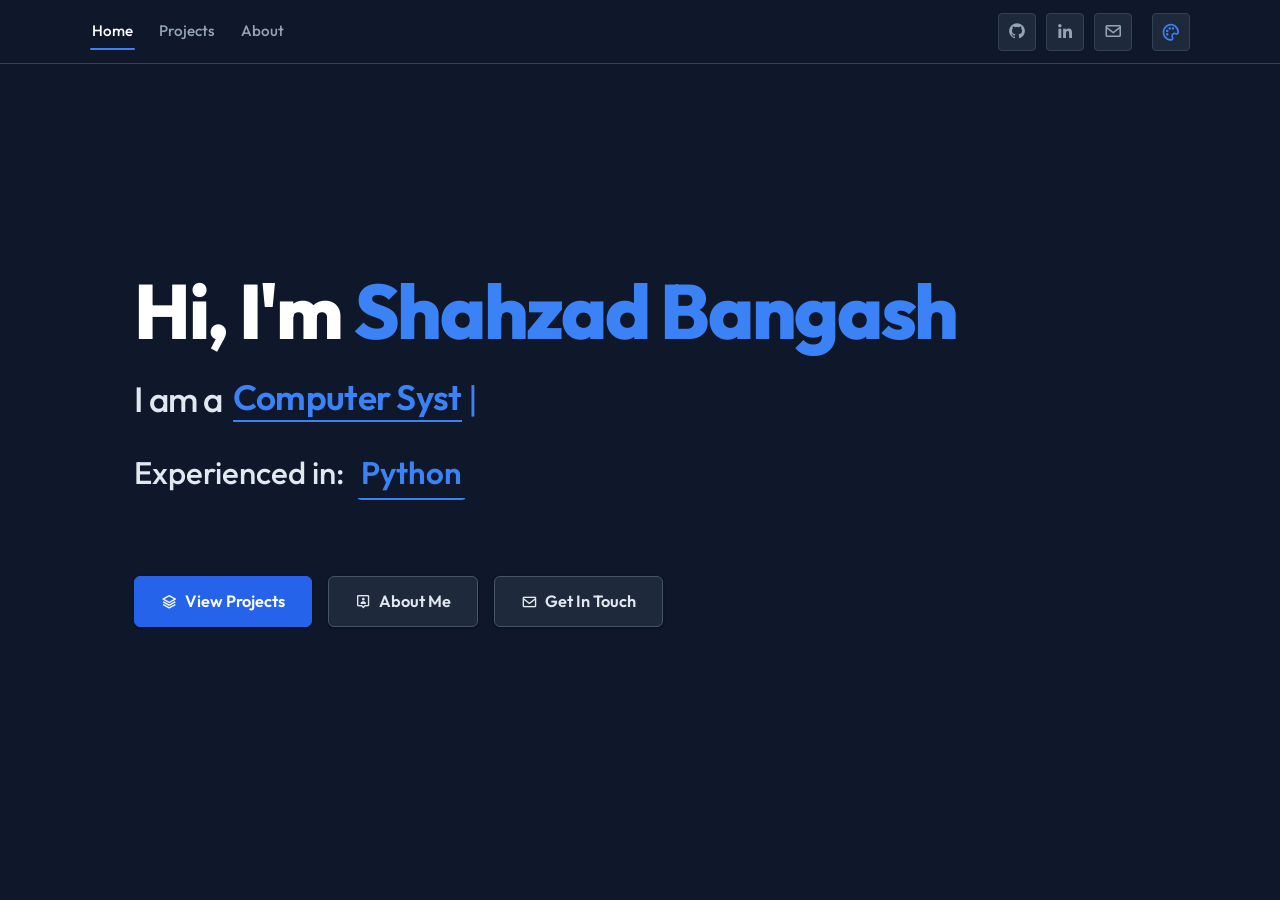
<file: index.html>
<!DOCTYPE html>
<html lang="en">

<head>
  <meta charset="utf-8">
  <meta content="width=device-width, initial-scale=1.0, maximum-scale=5.0" name="viewport">
  <meta name="theme-color" content="#0f172a">

  <title>Shahzad Bangash | AI Developer & Computer Systems Engineer</title>
  <meta name="description"
    content="Portfolio of Shahzad Bangash - Computer Systems Engineer specializing in AI development, TinyML, FPGA programming, and embedded systems.">
  <meta name="keywords"
    content="Shahzad Bangash, AI Developer, FPGA, Computer Systems Engineer, Embedded Systems, Machine Learning, Portfolio">

  <!-- Favicon -->
  <link rel="icon" type="image/x-icon" href="favicon.ico" />
  <link rel="icon" type="image/png" href="favicon.png" />
  <link rel="apple-touch-icon" href="favicon.png" />

  <!-- Google Fonts -->
  <link rel="preconnect" href="https://fonts.googleapis.com">
  <link rel="preconnect" href="https://fonts.gstatic.com" crossorigin>
  <link
    href="https://fonts.googleapis.com/css2?family=Inter:wght@300;400;500;600;700&family=Outfit:wght@400;500;600;700;800&family=Poppins:wght@400;500;600;700&display=swap"
    rel="stylesheet">

  <!-- Vendor CSS Files -->
  <link href="assets/vendor/bootstrap/css/bootstrap.min.css" rel="stylesheet">
  <link href="assets/vendor/boxicons/css/boxicons.min.css" rel="stylesheet">

  <!-- Main Custom CSS File -->
  <link href="assets/css/style.css?v=5.8" rel="stylesheet">
  <!-- Unified Theme Engine Stylesheet -->
  <link href="assets/css/themes.css?v=3.3" rel="stylesheet">

  <!-- Interactive 3D Wheel Dropdown Component -->
  <script src="assets/js/wheel-dropdown.js?v=2.0" defer></script>

  <!-- Instant Theme Attribute Setup (Avoid FOUT) -->
  <script>
    (function () {
      try {
        var saved = localStorage.getItem("shahzad_portfolio_theme");
        var params = new URLSearchParams(window.location.search);
        var t = saved || params.get("theme") || "dark-blue";
        if (t === "cyber-dark" || t === "cyber-void") t = "dark-blue";
        if (t === "clean-light") t = "light-blue";
        if (t === "emerald-green" || t === "emerald-matrix") t = "green";
        if (t === "neon-purple" || t === "neon-sakura") t = "purple";
        if (t === "arctic-blue" || t === "arctic-frost") t = "red";
        document.documentElement.setAttribute("data-theme", t);
      } catch (e) {}
    })();
  </script>
</head>

<body>

  <!-- Fixed Top Navigation Bar (Desktop & Mobile Unified) -->
  <header class="header-topbar" id="headerTopbar">
    <div class="topbar-container">
      <!-- Desktop Navigation Menu (Visible on Desktop >= 992px, Top Left) -->
      <nav class="nav-menu d-none d-lg-block" aria-label="Main Navigation">
        <ul>
          <li class="active"><a href="#header"><span>Home</span></a></li>
          <li><a href="#projects"><span>Projects</span></a></li>
          <li><a href="#about"><span>About</span></a></li>
        </ul>
      </nav>

      <!-- Mobile Home Button (Visible on Mobile < 992px, Top Left) -->
      <div class="topbar-mobile-home d-flex d-lg-none">
        <a href="#header" class="mobile-home-btn" title="Home" aria-label="Home">
          <i class="bx bx-home-alt"></i>
        </a>
      </div>

      <!-- Mobile Social Links (Visible on Mobile < 992px, Center of Navbar) -->
      <div class="topbar-mobile-socials d-flex d-lg-none" aria-label="Social Links">
        <a href="https://github.com/shahzad-bangash" target="_blank" rel="noopener noreferrer" class="social-link"
          title="GitHub" aria-label="GitHub">
          <i class="bx bxl-github"></i>
        </a>
        <a href="https://www.linkedin.com/in/shahzad-bangash" target="_blank" rel="noopener noreferrer"
          class="social-link" title="LinkedIn" aria-label="LinkedIn">
          <i class="bx bxl-linkedin"></i>
        </a>
        <a href="mailto:shahzadbangash.office@gmail.com" class="social-link" title="Send Email" aria-label="Send Email">
          <i class="bx bx-envelope"></i>
        </a>
      </div>

      <!-- Desktop Navigation Actions (Visible on Desktop >= 992px, Top Right) -->
      <div class="topbar-desktop-actions d-none d-lg-flex">
        <!-- Social Links -->
        <div class="social-links">
          <a href="https://github.com/shahzad-bangash" target="_blank" rel="noopener noreferrer" class="social-link"
            title="GitHub" aria-label="GitHub">
            <i class="bx bxl-github"></i>
          </a>
          <a href="https://www.linkedin.com/in/shahzad-bangash" target="_blank" rel="noopener noreferrer"
            class="social-link" title="LinkedIn" aria-label="LinkedIn">
            <i class="bx bxl-linkedin"></i>
          </a>
          <a href="mailto:shahzadbangash.office@gmail.com" class="social-link" title="Send Email" aria-label="Send Email">
            <i class="bx bx-envelope"></i>
          </a>
        </div>

        <!-- Theme Switcher Button - Positioned LAST after Social Links (Icon Only) -->
        <div class="theme-switcher-wrapper" data-align="right">
          <button type="button" class="theme-trigger-btn" title="Click to switch theme" aria-label="Switch Theme">
            <i class="bx bx-palette theme-palette-icon"></i>
          </button>
        </div>
      </div>

      <!-- Mobile Navigation Actions (Visible on Mobile < 992px) -->
      <div class="topbar-mobile-actions d-flex d-lg-none">
        <div class="theme-switcher-wrapper" data-align="right">
          <button type="button" class="theme-trigger-btn" title="Click to switch theme" aria-label="Switch Theme">
            <i class="bx bx-palette theme-palette-icon"></i>
          </button>
        </div>
        <button type="button" class="mobile-nav-toggle" aria-label="Toggle navigation menu" id="mobileNavBtn">
          <span class="bar bar-1"></span>
          <span class="bar bar-2"></span>
          <span class="bar bar-3"></span>
        </button>
      </div>
    </div>
  </header>

  <!-- Mobile Navigation Overlay & Dropdown Menu (Directly docked below Top Bar) -->
  <div class="mobile-nav-overlay" id="mobileNavOverlay"></div>
  <nav class="mobile-nav d-lg-none" id="mobileNavDrawer" aria-label="Mobile Navigation">
    <ul class="mobile-nav-links">
      <li><a href="#header" class="mobile-link active"><i class="bx bx-home-alt"></i> <span>Home</span></a></li>
      <li><a href="#projects" class="mobile-link"><i class="bx bx-grid-alt"></i> <span>Projects</span></a></li>
      <li><a href="#about" class="mobile-link"><i class="bx bx-user"></i> <span>About</span></a></li>
    </ul>
    <div class="mobile-nav-footer">
      <div class="mobile-socials">
        <a href="https://www.linkedin.com/in/shahzad-bangash" target="_blank" rel="noopener noreferrer"
          aria-label="LinkedIn"><i class="bx bxl-linkedin"></i></a>
        <a href="https://www.github.com/shahzad-bangash" target="_blank" rel="noopener noreferrer"
          aria-label="GitHub"><i class="bx bxl-github"></i></a>
        <a href="mailto:shahzadbangash.office@gmail.com" aria-label="Email"><i class="bx bx-envelope"></i></a>
      </div>
      <p class="mobile-copyright">&copy; Shahzad Bangash</p>
    </div>
  </nav>

  <!-- ======= Header / Hero Section ======= -->
  <header id="header" class="header-initial">

    <!-- Hero Main Content (Centered in viewport) -->
    <div class="container hero-container">
      <div class="hero-content">

        <h1 id="home-title" class="hero-title">
          <span class="hero-greeting">Hi, I'm</span> <span class="hero-name-highlight">Shahzad Bangash</span>
        </h1>

        <h2 class="hero-subtitle">
          I am a <span class="typing"></span>
        </h2>

        <!-- Interactive Skills Dropdown Wheel -->
        <div class="hero-skills-row" aria-label="Skills">
          <span class="hero-skills-label">Experienced in:</span>
          <wheel-dropdown
            id="hero-skills-wheel"
            label="Technical Skills"
            mode="wheel"
            loop
            auto-scroll
            scroll-interval="2600"
            scroll-duration="700"
            dynamic-width
            hide-inactive
            value="Python"
            options="Python|TensorFlow & Keras|FastAPI | Flask|Reactjs|OpenCV|FPGA Programming|Verilog / HDL|ESP32 & MCUs|Edge Inference|C / C++|JavaScript ES6|REST APIs|Git & GitHub">
          </wheel-dropdown>
        </div>

        <!-- Hero Tagline -->
        <p class="hero-tagline">
          
        </p>

        <!-- Hero CTA Buttons -->
        <div class="hero-cta-group">
          <a href="#projects" class="btn btn-primary">
            <i class="bx bx-layer"></i>
            <span>View Projects</span>
          </a>
          <a href="#about" class="btn btn-secondary">
            <i class="bx bx-user-pin"></i>
            <span>About Me</span>
          </a>
          <a href="mailto:shahzadbangash.office@gmail.com" class="btn btn-secondary">
            <i class="bx bx-envelope"></i>
            <span>Get In Touch</span>
          </a>
        </div>

      </div>
    </div>

  </header>
  <!-- End Header -->

  <!-- ======= Projects Section ======= -->
  <section id="projects" class="projects-section" aria-label="Projects">
    <div class="container">

      <div class="section-title">
        <div class="section-badge"><i class="bx bx-code-alt"></i> My Works</div>
        <h2>Featured Projects</h2>
        <div class="section-line"></div>
        <p class="section-subtitle">Explore My Works</p>
      </div>

      <!-- Project Filters -->
      <div class="projects-filter-wrapper">
        <ul id="projects-filters">
          <li data-filter="*" class="filter-active">All Projects</li>
          <li data-filter=".filter-ai">AI & ML</li>
          <li data-filter=".filter-embedded">Embedded & TinyML</li>
          <li data-filter=".filter-games">Web Games</li>
        </ul>
      </div>

      <!-- Projects Grid -->
      <div class="row projects-grid">

        <!-- Project 1: QuotesAI -->
        <div class="col-lg-4 col-md-6 mb-4 project-item filter-ai">
          <div class="project-card">
            <div class="card-img-wrap">
              <img src="assets/img/project/quotesai.png" class="project-img" alt="QuotesAI Application Screenshot"
                loading="lazy">
            </div>
            <div class="project-card-body">
              <div class="project-category-tag">AI / RAG</div>
              <h3 class="project-title">QuotesAI</h3>
              <p class="project-description">
                An AI-powered Retrieval-Augmented Generation (RAG) platform that extracts contextual quotes from
                uploaded documents and produces stylized graphic cards.
              </p>
              <div class="tech-tags">
                <span class="tech-tag">Next.js</span>
                <span class="tech-tag">FastAPI</span>
                <span class="tech-tag">ChromaDB</span>
                <span class="tech-tag">RAG</span>
                <span class="tech-tag">Python</span>
              </div>
            </div>
            <div class="project-card-footer">
              <a href="https://github.com/shahzad-bangash/QuotesAI" target="_blank" rel="noopener noreferrer"
                class="btn btn-card-action">
                <i class="bx bxl-github"></i> GitHub
              </a>
              <a href="https://quotes-ai-nu.vercel.app" target="_blank" rel="noopener noreferrer"
                class="btn btn-card-action btn-card-primary">
                <i class="bx bx-link-external"></i> Live Demo
              </a>
            </div>
          </div>
        </div>

        <!-- Project 2: Handwritten Digit Recognition -->
        <div class="col-lg-4 col-md-6 mb-4 project-item filter-ai filter-embedded">
          <div class="project-card">
            <div class="card-img-wrap">
              <img src="assets/img/project/handwritten_digit_recognition.png" class="project-img"
                alt="Handwritten Digit Recognition on ESP32" loading="lazy">
            </div>
            <div class="project-card-body">
              <div class="project-category-tag">TinyML / Edge</div>
              <h3 class="project-title">Digit Recognition on ESP32</h3>
              <p class="project-description">
                TinyML deployment using TensorFlow Lite on an ESP32 microcontroller for on-device real-time handwritten
                digit inference trained on MNIST.
              </p>
              <div class="tech-tags">
                <span class="tech-tag">TensorFlow Lite</span>
                <span class="tech-tag">ESP32</span>
                <span class="tech-tag">TinyML</span>
                <span class="tech-tag">C++</span>
                <span class="tech-tag">Edge AI</span>
              </div>
            </div>
            <div class="project-card-footer">
              <a href="https://github.com/shahzad-bangash/Handwritten_Digit_Recognition_on_ESP32" target="_blank"
                rel="noopener noreferrer" class="btn btn-card-action w-100">
                <i class="bx bxl-github"></i> GitHub Repository
              </a>
            </div>
          </div>
        </div>

        <!-- Project 3: Face Recognition System -->
        <div class="col-lg-4 col-md-6 mb-4 project-item filter-ai">
          <div class="project-card">
            <div class="card-img-wrap">
              <img src="assets/img/project/face_recognition_system.png" class="project-img"
                alt="Face Recognition System" loading="lazy">
            </div>
            <div class="project-card-body">
              <div class="project-category-tag">Computer Vision</div>
              <h3 class="project-title">Face Recognition System</h3>
              <p class="project-description">
                Real-time facial detection and biometric recognition attendance management system built with OpenCV and
                deep learning face encodings.
              </p>
              <div class="tech-tags">
                <span class="tech-tag">Python</span>
                <span class="tech-tag">OpenCV</span>
                <span class="tech-tag">Face Recognition</span>
                <span class="tech-tag">NumPy</span>
              </div>
            </div>
            <div class="project-card-footer">
              <a href="https://github.com/shahzad-bangash/Face-Recognition-System" target="_blank"
                rel="noopener noreferrer" class="btn btn-card-action w-100">
                <i class="bx bxl-github"></i> GitHub Repository
              </a>
            </div>
          </div>
        </div>

        <!-- Project 4: TextBlob Sentiment Analyzer -->
        <div class="col-lg-4 col-md-6 mb-4 project-item filter-ai">
          <div class="project-card">
            <div class="card-img-wrap">
              <img src="assets/img/project/sentiment_analyzer.png" class="project-img" alt="TextBlob Sentiment Analyzer"
                loading="lazy">
            </div>
            <div class="project-card-body">
              <div class="project-category-tag">NLP / REST API</div>
              <h3 class="project-title">TextBlob Sentiment Analyzer</h3>
              <p class="project-description">
                Flask-based RESTful API service providing automated Natural Language Processing to classify input
                sentiment polarity and subjectivity.
              </p>
              <div class="tech-tags">
                <span class="tech-tag">Flask</span>
                <span class="tech-tag">Python</span>
                <span class="tech-tag">TextBlob</span>
                <span class="tech-tag">NLP</span>
                <span class="tech-tag">REST API</span>
              </div>
            </div>
            <div class="project-card-footer">
              <a href="https://github.com/shahzad-bangash/TextBlob-Sentiment-Analyzer" target="_blank"
                rel="noopener noreferrer" class="btn btn-card-action w-100">
                <i class="bx bxl-github"></i> GitHub Repository
              </a>
            </div>
          </div>
        </div>

        <!-- Project 5: Bubble Game -->
        <div class="col-lg-4 col-md-6 mb-4 project-item filter-games">
          <div class="project-card">
            <div class="card-img-wrap">
              <img src="assets/img/project/Bubble_game.png" class="project-img" alt="Bubble Game" loading="lazy">
            </div>
            <div class="project-card-body">
              <div class="project-category-tag">Game Dev</div>
              <h3 class="project-title">Bubble Pop Game</h3>
              <p class="project-description">
                Fast-paced, responsive arcade bubble popping web game created with vanilla JavaScript, modern DOM
                manipulation, and dynamic event listeners.
              </p>
              <div class="tech-tags">
                <span class="tech-tag">JavaScript</span>
                <span class="tech-tag">HTML5</span>
                <span class="tech-tag">CSS3</span>
                <span class="tech-tag">DOM API</span>
              </div>
            </div>
            <div class="project-card-footer">
              <a href="https://github.com/shahzad-bangash/bubble-game" target="_blank" rel="noopener noreferrer"
                class="btn btn-card-action">
                <i class="bx bxl-github"></i> GitHub
              </a>
              <a href="assets/projects/bubble_game/index.html" class="btn btn-card-action btn-card-accent">
                <i class="bx bx-play-circle"></i> Play Game
              </a>
            </div>
          </div>
        </div>

        <!-- Project 6: Tic-Tac-Toe Game with AI -->
        <div class="col-lg-4 col-md-6 mb-4 project-item filter-ai filter-games">
          <div class="project-card">
            <div class="card-img-wrap">
              <img src="assets/img/project/tictactoe.png" class="project-img" alt="Tic-Tac-Toe Game" loading="lazy">
            </div>
            <div class="project-card-body">
              <div class="project-category-tag">Game AI</div>
              <h3 class="project-title">Tic-Tac-Toe with Minimax AI</h3>
              <p class="project-description">
                Classic strategy board game featuring an unbeatable artificial intelligence opponent driven by the
                recursive Minimax decision tree algorithm.
              </p>
              <div class="tech-tags">
                <span class="tech-tag">JavaScript</span>
                <span class="tech-tag">Minimax AI</span>
                <span class="tech-tag">Algorithms</span>
                <span class="tech-tag">CSS3</span>
              </div>
            </div>
            <div class="project-card-footer">
              <a href="https://github.com/shahzad-bangash/tic-tac-toe" target="_blank" rel="noopener noreferrer"
                class="btn btn-card-action">
                <i class="bx bxl-github"></i> GitHub
              </a>
              <a href="assets/projects/tictactoe/index.html" class="btn btn-card-action btn-card-accent">
                <i class="bx bx-play-circle"></i> Play Game
              </a>
            </div>
          </div>
        </div>

        <!-- Project 7: 2048 Game -->
        <div class="col-lg-4 col-md-6 mb-4 project-item filter-games">
          <div class="project-card">
            <div class="card-img-wrap">
              <img src="assets/img/project/2048.png" class="project-img" alt="2048 Puzzle Game" loading="lazy">
            </div>
            <div class="project-card-body">
              <div class="project-category-tag">Puzzle Game</div>
              <h3 class="project-title">2048 Game</h3>
              <p class="project-description">
                Classic number sliding tile puzzle built with vanilla JavaScript. Features move undo, high score persistence, keyboard navigation, and mobile touch swipe controls.
              </p>
              <div class="tech-tags">
                <span class="tech-tag">JavaScript</span>
                <span class="tech-tag">HTML5</span>
                <span class="tech-tag">CSS3 Grid</span>
                <span class="tech-tag">Touch Events</span>
              </div>
            </div>
            <div class="project-card-footer">
              <a href="https://github.com/shahzad-bangash/2048-game" target="_blank" rel="noopener noreferrer"
                class="btn btn-card-action">
                <i class="bx bxl-github"></i> GitHub
              </a>
              <a href="assets/projects/2048/index.html" class="btn btn-card-action btn-card-accent">
                <i class="bx bx-play-circle"></i> Play Game
              </a>
            </div>
          </div>
        </div>

      </div>
    </div>
  </section>
  <!-- End Projects Section -->

  <!-- ======= About Section ======= -->
  <section id="about" class="about-section" aria-label="About Me">
    <div class="container">

      <div class="section-title">
        <div class="section-badge"><i class="bx bx-user"></i> Profile</div>
        <h2>About Me</h2>
        <div class="section-line"></div>
        <p class="section-subtitle"></p>
      </div>

      <div class="row align-items-stretch">

        <!-- Biography Column -->
        <div class="col-lg-7 mb-4">
          <div class="about-card h-100">
            <div class="about-card-header">
              <div class="about-icon-box">
                <i class="bx bx-terminal"></i>
              </div>
              <div>
                <h3 class="about-heading">Engineering the Future of AI & Systems</h3>
                <span class="about-role-tag">Computer Systems Engineer</span>
              </div>
            </div>

            <div class="about-body">
              <p>
                I am an enthusiastic and motivated <strong>Computer Systems Engineer</strong> with hands-on experience
                in
                <strong>AI development</strong>, <strong>FPGA programming</strong>, and <strong>embedded
                  systems</strong>,
                passionate about researching and applying state-of-the-art technologies to solve real-world problems.
              </p>
              <p>
                My core interest lies in combining hardware architecture knowledge with machine learning models to build
                ultra-efficient, intelligent edge systems. Whether deploying quantized neural networks onto
                microcontrollers
                or architecting modern full-stack AI web tools, I thrive in fast-paced collaborative environments.
              </p>
            </div>

          </div>
        </div>

        <!-- Contact & Quick Info Column -->
        <div class="col-lg-5 mb-4">
          <div class="about-card h-100 d-flex flex-column justify-content-between">
            <div>
              <div class="about-card-header">
                <div class="about-icon-box">
                  <i class="bx bx-envelope-open"></i>
                </div>
                <div>
                  <h3 class="about-heading">Let's Connect</h3>
                  <span class="about-role-tag">Open for Opportunities</span>
                </div>
              </div>

              <div class="contact-details-list">
                <div class="contact-item">
                  <i class="bx bx-envelope contact-icon"></i>
                  <div class="contact-text">
                    <span class="contact-label">Email</span>
                    <a href="mailto:shahzadbangash.office@gmail.com" class="contact-value"
                      id="emailText">shahzadbangash.office@gmail.com</a>
                  </div>
                </div>

                <div class="contact-item">
                  <i class="bx bxl-linkedin-square contact-icon"></i>
                  <div class="contact-text">
                    <span class="contact-label">LinkedIn</span>
                    <a href="https://www.linkedin.com/in/shahzad-bangash" target="_blank" rel="noopener noreferrer"
                      class="contact-value">linkedin.com/in/shahzad-bangash</a>
                  </div>
                </div>

                <div class="contact-item">
                  <i class="bx bxl-github contact-icon"></i>
                  <div class="contact-text">
                    <span class="contact-label">GitHub</span>
                    <a href="https://www.github.com/shahzad-bangash" target="_blank" rel="noopener noreferrer"
                      class="contact-value">github.com/shahzad-bangash</a>
                  </div>
                </div>
              </div>
            </div>

            <!-- Copy Email & Action Bar -->
            <div class="contact-action-bar">
              <button type="button" class="btn btn-copy-email" id="copyEmailBtn" aria-label="Copy Email to Clipboard">
                <i class="bx bx-copy" id="copyIcon"></i>
                <span id="copyText">Copy Email</span>
              </button>
              <a href="mailto:shahzadbangash.office@gmail.com" class="btn btn-send-email">
                <i class="bx bx-send"></i>
                <span>Send Email</span>
              </a>
            </div>

          </div>
        </div>

      </div>

      <!-- Technical Skillset Showcase Card -->
      <div class="row mt-2">
        <div class="col-12">
          <div class="about-card skillset-card" id="skillsetCard">
            <div class="skillset-card-content">
              <div class="about-card-header mb-0">
                <div class="about-icon-box">
                  <i class="bx bx-layer"></i>
                </div>
                <div>
                  <h3 class="about-heading mb-0">SkillSet</h3>
                  <span class="about-role-tag">Core Technical Competencies</span>
                </div>
              </div>

              <div class="skillset-wheel-wrapper">
                <wheel-dropdown
                  id="showcase-skills-wheel"
                  label="SkillSet"
                  mode="wheel"
                  loop
                  auto-scroll
                  scroll-interval="2600"
                  scroll-duration="700"
                  row-height="42px"
                  width="100%"
                  scale-active
                  value="Python"
                  options="Python|TensorFlow & Keras|FastAPI | Flask|Reactjs|OpenCV|FPGA Programming|Verilog / HDL|ESP32 & MCUs|Edge Inference|C / C++|JavaScript ES6|REST APIs|Git & GitHub">
                </wheel-dropdown>
              </div>
            </div>

            <!-- Full Screen Action Button positioned bottom right on skills card -->
            <button
              type="button"
              class="skillset-fullscreen-btn"
              id="skillsetFullscreenBtn"
              aria-label="Show all skills overlay"
              title="Show all skills">
              <i class="bx bx-fullscreen" aria-hidden="true" id="skillsetFullscreenIcon"></i>
            </button>

            <!-- Overlay on skills card to write all skills names -->
            <div class="skillset-card-overlay" id="skillsetCardOverlay" aria-hidden="true">
              <div class="skillset-overlay-header">
                <div class="skillset-overlay-title">
                  <i class="bx bx-layer"></i>
                  <span>All Skills</span>
                </div>
              </div>
              <div class="skillset-overlay-names" id="skillsetOverlayNames">
                <!-- Skill names written simply -->
              </div>
            </div>
          </div>
        </div>
      </div>

    </div>
  </section>
  <!-- End About Section -->

  <!-- Vendor & Library JS Files -->
  <script src="assets/js/typed.min.js"></script>

  <!-- Typing Script Initialization -->
  <script>
    var typed = new Typed('.typing', {
      strings: [
        "Computer Systems Engineer",
        "AI Developer",
        "FPGA & Embedded Programmer",
        "Software Engineer"
      ],
      loop: true,
      typeSpeed: 50,
      backSpeed: 30,
      backDelay: 1700,
      startDelay: 300,
      contentType: null,
      smartBackspace: false
    });
  </script>

  <!-- Theme Manager Engine -->
  <script src="assets/js/theme-manager.js?v=2.5"></script>

  <!-- Main Website JavaScript -->
  <script src="assets/js/main.js?v=4.2"></script>

</body>

</html>
</file>
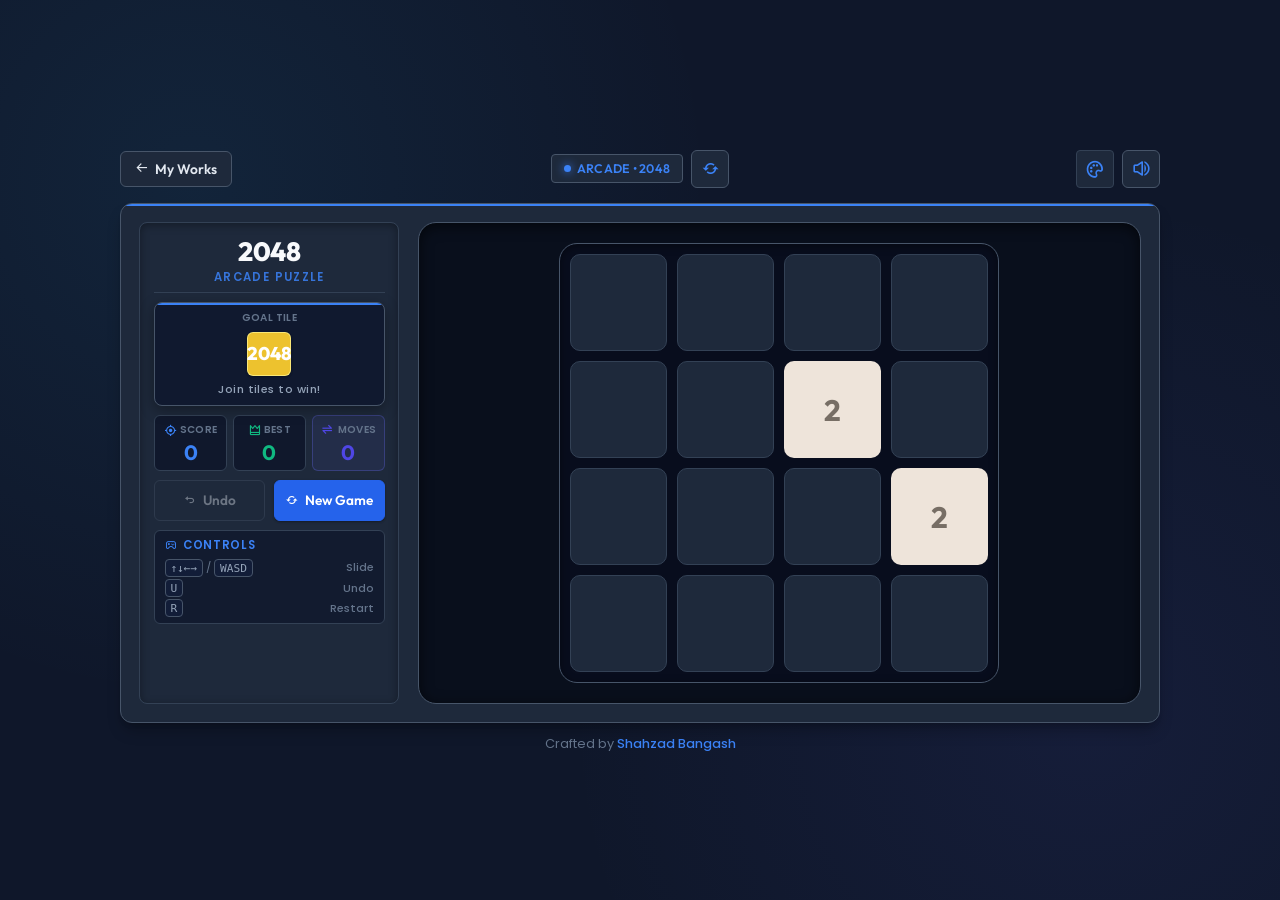
<file: assets/projects/2048/index.html>
<!DOCTYPE html>
<html lang="en">

<head>
  <meta charset="UTF-8">
  <meta name="viewport" content="width=device-width, initial-scale=1.0, maximum-scale=5.0">
  <meta name="theme-color" content="#030712">
  <meta http-equiv="Cache-Control" content="no-cache, no-store, must-revalidate">
  <meta http-equiv="Pragma" content="no-cache">
  <meta http-equiv="Expires" content="0">

  <title>2048 Puzzle Game | Modern Arcade - Shahzad Bangash</title>
  <meta name="description"
    content="Play modern 2048 puzzle game with dynamic theme engine, move undo, high scores, audio feedback, and responsive glassmorphic aesthetic by Shahzad Bangash.">

  <!-- Favicon -->
  <link rel="icon" type="image/x-icon" href="../../../favicon.ico">
  <link rel="icon" type="image/png" href="../../../favicon.png">
  <link rel="apple-touch-icon" href="../../../favicon.png">

  <!-- Google Fonts -->
  <link rel="preconnect" href="https://fonts.googleapis.com">
  <link rel="preconnect" href="https://fonts.gstatic.com" crossorigin>
  <link
    href="https://fonts.googleapis.com/css2?family=Inter:wght@300;400;500;600;700&family=Outfit:wght@400;500;600;700;800&family=Poppins:wght@400;500;600;700&display=swap"
    rel="stylesheet">

  <!-- Boxicons & Font Awesome -->
  <link href="../../vendor/boxicons/css/boxicons.min.css" rel="stylesheet">
  <link rel="stylesheet" href="https://cdnjs.cloudflare.com/ajax/libs/font-awesome/6.5.1/css/all.min.css">

  <!-- Main Game Stylesheet -->
  <link rel="stylesheet" href="style.css?v=5.5">
  <!-- Unified Theme Engine Stylesheet -->
  <link rel="stylesheet" href="../../css/themes.css?v=2.7">

  <!-- Instant Theme Attribute Setup (Avoid FOUT) -->
  <script>
    (function () {
      try {
        var saved = localStorage.getItem("shahzad_portfolio_theme");
        var params = new URLSearchParams(window.location.search);
        var t = saved || params.get("theme") || "dark-blue";
        if (t === "cyber-dark" || t === "cyber-void") t = "dark-blue";
        if (t === "clean-light") t = "light-blue";
        if (t === "emerald-green" || t === "emerald-matrix") t = "green";
        if (t === "neon-purple" || t === "neon-sakura") t = "purple";
        if (t === "arctic-blue" || t === "arctic-frost") t = "red";
        document.documentElement.setAttribute("data-theme", t);
      } catch (e) {}
    })();
  </script>
</head>

<body>

  <!-- Main Game Container -->
  <main id="wrapper">

    <!-- Top Navigation / Back to My Works -->
    <header class="game-header">
      <a href="../../../index.html#projects" class="back-link" id="backToPortfolio" aria-label="Back to My Works">
        <i class="bx bx-arrow-back"></i>
        <span>My Works</span>
      </a>

      <!-- Header Center Group (Mode Badge + Quick Restart Action) -->
      <div class="header-center-group">
        <div class="difficulty-badge" id="difficultyBadge">
          <span class="pulse-dot"></span>
          <span id="badgeText">Arcade &bull; 2048</span>
        </div>
        <button class="icon-toggle-btn header-restart-btn" id="headerRestartBtn" aria-label="Restart Game" title="Restart Game">
          <i class="bx bx-refresh"></i>
        </button>
      </div>

      <!-- Action Controls (Theme Switcher + Sound Toggle) -->
      <div class="header-actions">
        <div class="theme-switcher-wrapper" data-align="right">
          <button type="button" class="theme-trigger-btn" title="Click to switch theme" aria-label="Switch Theme">
            <i class="bx bx-palette theme-palette-icon"></i>
          </button>
        </div>
        <button class="icon-toggle-btn" id="soundToggleBtn" aria-label="Toggle Sound" title="Toggle Sound">
          <i class="bx bx-volume-full" id="soundIcon"></i>
        </button>
      </div>
    </header>

    <!-- Glassmorphic Card (Sidebar + Playfield Container) -->
    <section class="game-card">

      <!-- Left Status Sidebar (Matches Bubble Pop Architecture) -->
      <aside class="game-sidebar" id="gameSidebar" aria-label="Game Status and Controls">

        <div class="sidebar-header">
          <h1 class="game-title">2048</h1>
          <span class="game-subtitle">Arcade Puzzle</span>
        </div>

        <div class="sidebar-main-content">
          <!-- Target Tile Showcase Card -->
          <div class="sidebar-card target-showcase-card">
            <span class="stat-label">Goal Tile</span>
            <div class="target-tile-wrap">
              <div class="target-tile-badge">2048</div>
            </div>
            <span class="target-hint">Join tiles to win!</span>
          </div>

          <!-- Stats Grid (Score, Best, Moves) -->
          <div class="sidebar-stats-grid">
            <!-- Score -->
            <div class="sidebar-stat-box score-box">
              <div class="stat-header">
                <i class="bx bx-target-lock"></i>
                <span class="stat-label">Score</span>
              </div>
              <span class="stat-val score-val" id="scoreVal">0</span>
            </div>

            <!-- Best Score -->
            <div class="sidebar-stat-box high-box">
              <div class="stat-header">
                <i class="bx bx-crown"></i>
                <span class="stat-label">Best</span>
              </div>
              <span class="stat-val high-val" id="bestScoreVal">0</span>
            </div>

            <!-- Moves (Full-width row) -->
            <div class="sidebar-stat-box moves-box">
              <div class="stat-header">
                <i class="bx bx-transfer-alt"></i>
                <span class="stat-label">Moves</span>
              </div>
              <span class="stat-val moves-val" id="movesVal">0</span>
            </div>
          </div>

          <!-- Sidebar Actions Toolbar -->
          <div class="sidebar-actions-grid">
            <button id="btnUndo" class="btn-action btn-secondary" title="Undo last move (U or Z)" disabled>
              <i class="bx bx-undo"></i>
              <span>Undo</span>
            </button>
            <button id="btnNewGame" class="btn-action btn-primary" title="Start a fresh game (R)">
              <i class="bx bx-refresh"></i>
              <span>New Game</span>
            </button>
          </div>
        </div>

        <!-- Keyboard Guide Card in Sidebar -->
        <div class="sidebar-guide-card">
          <div class="guide-title"><i class="bx bx-joystick"></i> Controls</div>
          <div class="guide-row">
            <span class="guide-keys"><kbd>&uarr;&darr;&larr;&rarr;</kbd> / <kbd>WASD</kbd></span>
            <span class="guide-desc">Slide</span>
          </div>
          <div class="guide-row">
            <span class="guide-keys"><kbd>U</kbd></span>
            <span class="guide-desc">Undo</span>
          </div>
          <div class="guide-row">
            <span class="guide-keys"><kbd>R</kbd></span>
            <span class="guide-desc">Restart</span>
          </div>
        </div>

      </aside>

      <!-- Right Playfield Container -->
      <div class="playfield-container">
        <!-- 4x4 Grid Board Wrapper -->
        <div class="board-wrapper">
          <div class="grid-board" id="gridBoard" role="grid" aria-label="2048 Puzzle Board">
            <!-- 16 Dynamic Grid Cell Slots -->
            <div class="board-cell" data-idx="0"></div>
            <div class="board-cell" data-idx="1"></div>
            <div class="board-cell" data-idx="2"></div>
            <div class="board-cell" data-idx="3"></div>
            <div class="board-cell" data-idx="4"></div>
            <div class="board-cell" data-idx="5"></div>
            <div class="board-cell" data-idx="6"></div>
            <div class="board-cell" data-idx="7"></div>
            <div class="board-cell" data-idx="8"></div>
            <div class="board-cell" data-idx="9"></div>
            <div class="board-cell" data-idx="10"></div>
            <div class="board-cell" data-idx="11"></div>
            <div class="board-cell" data-idx="12"></div>
            <div class="board-cell" data-idx="13"></div>
            <div class="board-cell" data-idx="14"></div>
            <div class="board-cell" data-idx="15"></div>

            <!-- Glassmorphic Modal Overlay (Win / Game Over) -->
            <div id="gridOverlay" class="grid-overlay hidden" role="dialog" aria-modal="true">
              <div class="overlay-modal-card">
                <div class="overlay-badge" id="overlayBadge">
                  <i class="bx bxs-trophy" id="overlayBadgeIcon"></i>
                </div>
                <h2 id="overlayTitle" class="overlay-title">Game Over!</h2>
                <p id="overlayMsg" class="overlay-msg">No more valid moves remaining on the board.</p>
                
                <div class="overlay-stats">
                  <div class="overlay-stat">
                    <span class="stat-lbl">Final Score</span>
                    <span class="stat-num" id="modalFinalScore">0</span>
                  </div>
                  <div class="overlay-stat">
                    <span class="stat-lbl">Best Score</span>
                    <span class="stat-num" id="modalBestScore">0</span>
                  </div>
                </div>

                <div class="overlay-actions">
                  <button id="btnKeepGoing" class="btn-action btn-secondary hidden">
                    <i class="bx bx-play"></i> Keep Playing
                  </button>
                  <button id="btnOverlayRestart" class="btn-action btn-primary">
                    <i class="bx bx-refresh"></i> Play Again
                  </button>
                </div>
              </div>
            </div>
          </div>
        </div>

        <!-- Mobile On-Screen D-Pad (Desktop Hidden, Mobile Visible) -->
        <nav class="mobile-dpad" aria-label="Mobile Directional Controls">
          <button type="button" class="dpad-btn dpad-up" data-dir="up" aria-label="Slide Up">
            <i class="bx bx-chevron-up"></i>
          </button>
          <button type="button" class="dpad-btn dpad-left" data-dir="left" aria-label="Slide Left">
            <i class="bx bx-chevron-left"></i>
          </button>
          <button type="button" class="dpad-btn dpad-down" data-dir="down" aria-label="Slide Down">
            <i class="bx bx-chevron-down"></i>
          </button>
          <button type="button" class="dpad-btn dpad-right" data-dir="right" aria-label="Slide Right">
            <i class="bx bx-chevron-right"></i>
          </button>
        </nav>
      </div>

    </section>

    <!-- Footer Credit -->
    <footer class="game-footer">
      <span>Crafted by <a href="../../../index.html" class="footer-link">Shahzad Bangash</a></span>
    </footer>

    <!-- Audio Elements -->
    <audio id="slide-sound" src="sounds/click.mp3" preload="auto"></audio>
    <audio id="merge-sound" src="sounds/merge.mp3" preload="auto"></audio>
    <audio id="game-over-sound" src="sounds/game_over.mp3" preload="auto"></audio>

  </main>

  <!-- Unified Theme Engine Script -->
  <script src="../../js/theme-manager.js?v=2.5"></script>

  <!-- Main Game Engine Script -->
  <script src="script.js?v=3.8"></script>
</body>

</html>
</file>
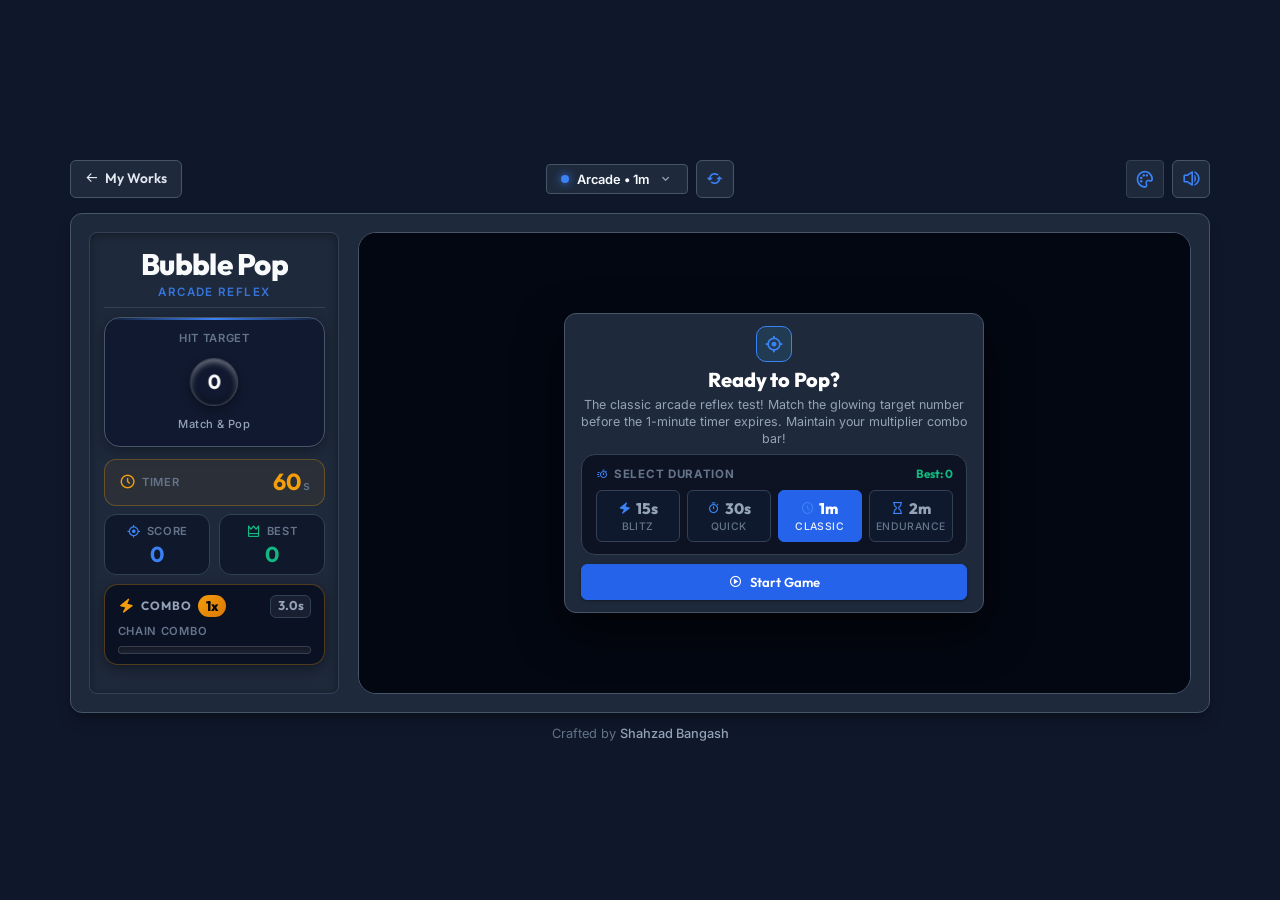
<file: assets/projects/bubble_game/index.html>
<!DOCTYPE html>
<html lang="en">

<head>
  <meta charset="UTF-8">
  <meta name="viewport" content="width=device-width, initial-scale=1.0, maximum-scale=5.0">
  <meta name="theme-color" content="#030712">
  <meta http-equiv="Cache-Control" content="no-cache, no-store, must-revalidate">
  <meta http-equiv="Pragma" content="no-cache">
  <meta http-equiv="Expires" content="0">

  <title>Bubble Pop Arcade | Modern Reflex Game - Shahzad Bangash</title>
  <meta name="description"
    content="Fast-paced, responsive arcade bubble popping web game created with modern glassmorphism aesthetic and audio feedback by Shahzad Bangash.">

  <!-- Favicon -->
  <link rel="icon" type="image/x-icon" href="../../../favicon.ico">
  <link rel="icon" type="image/png" href="../../../favicon.png">
  <link rel="apple-touch-icon" href="../../../favicon.png">

  <!-- Google Fonts -->
  <link rel="preconnect" href="https://fonts.googleapis.com">
  <link rel="preconnect" href="https://fonts.gstatic.com" crossorigin>
  <link
    href="https://fonts.googleapis.com/css2?family=Inter:wght@300;400;500;600;700&family=Outfit:wght@400;500;600;700;800&family=Poppins:wght@400;500;600;700&display=swap"
    rel="stylesheet">

  <!-- Boxicons & Font Awesome -->
  <link href="../../vendor/boxicons/css/boxicons.min.css" rel="stylesheet">
  <link rel="stylesheet" href="https://cdnjs.cloudflare.com/ajax/libs/font-awesome/6.5.1/css/all.min.css">

  <!-- Cache-busted Stylesheet -->
  <link rel="stylesheet" href="style.css?v=5.6">
  <!-- Unified Theme Engine Stylesheet -->
  <link rel="stylesheet" href="../../css/themes.css?v=2.7">

  <!-- Instant Theme Attribute Setup (Avoid FOUT) -->
  <script>
    (function () {
      try {
        var saved = localStorage.getItem("shahzad_portfolio_theme");
        var params = new URLSearchParams(window.location.search);
        var t = saved || params.get("theme") || "dark-blue";
        if (t === "cyber-dark" || t === "cyber-void") t = "dark-blue";
        if (t === "clean-light") t = "light-blue";
        if (t === "emerald-green" || t === "emerald-matrix") t = "green";
        if (t === "neon-purple" || t === "neon-sakura") t = "purple";
        if (t === "arctic-blue" || t === "arctic-frost") t = "red";
        document.documentElement.setAttribute("data-theme", t);
      } catch (e) {}
    })();
  </script>
</head>

<body>

  <!-- Main Game Container -->
  <main id="wrapper">

    <!-- Top Navigation / Back to My Works -->
    <header class="game-header">
      <a href="../../../index.html#projects" class="back-link" id="backToPortfolio" aria-label="Back to My Works">
        <i class="bx bx-arrow-back"></i>
        <span>My Works</span>
      </a>

      <!-- Interactive Duration Mode Badge and Quick Restart Action -->
      <div class="header-center-group">
        <div class="difficulty-badge-wrap">
          <button class="difficulty-badge" id="speedBadge" aria-haspopup="dialog" aria-expanded="false"
            title="Select Game Duration" aria-label="Game Duration: 1m Classic">
            <span class="pulse-dot"></span>
            <span id="badgeSpeedText">Arcade &bull; 1m</span>
            <i class="bx bx-chevron-down badge-caret" id="badgeCaret" aria-hidden="true"></i>
          </button>

          <!-- Popover Dropdown for Duration Selection -->
          <div class="timer-popover" id="timerPopover" role="menu" aria-label="Game Duration Options"
            style="display: none;">
            <div class="popover-header">
              <span class="popover-title"><i class="bx bx-timer"></i> Game Duration</span>
            </div>
            <div class="popover-options">
              <button type="button" class="popover-item" data-duration="15" role="menuitem">
                <span class="popover-badge"><i class="bx bxs-zap"></i> 15s</span>
                <span class="popover-name">Blitz</span>
                <span class="popover-best" id="popBest15">Best: 0</span>
              </button>
              <button type="button" class="popover-item" data-duration="30" role="menuitem">
                <span class="popover-badge"><i class="bx bx-stopwatch"></i> 30s</span>
                <span class="popover-name">Quick</span>
                <span class="popover-best" id="popBest30">Best: 0</span>
              </button>
              <button type="button" class="popover-item active" data-duration="60" role="menuitem">
                <span class="popover-badge"><i class="bx bx-time-five"></i> 1m</span>
                <span class="popover-name">Classic</span>
                <span class="popover-best" id="popBest60">Best: 0</span>
              </button>
              <button type="button" class="popover-item" data-duration="120" role="menuitem">
                <span class="popover-badge"><i class="bx bx-hourglass"></i> 2m</span>
                <span class="popover-name">Endurance</span>
                <span class="popover-best" id="popBest120">Best: 0</span>
              </button>
            </div>
          </div>
        </div>

        <button class="icon-toggle-btn" id="restartBtn" aria-label="Restart Game" title="Restart Game">
          <i class="bx bx-refresh"></i>
        </button>
      </div>

      <div class="header-actions">
        <div class="theme-switcher-wrapper" data-align="right">
          <button type="button" class="theme-trigger-btn" title="Click to switch theme" aria-label="Switch Theme">
            <i class="bx bx-palette theme-palette-icon"></i>
          </button>
        </div>
        <button class="icon-toggle-btn" id="soundToggleBtn" aria-label="Toggle Sound" title="Toggle Sound">
          <i class="bx bx-volume-full" id="soundIcon"></i>
        </button>
      </div>
    </header>

    <!-- Glassmorphic Card -->
    <section class="game-card">

      <!-- Left Status Sidebar -->
      <aside class="game-sidebar" id="gameSidebar" aria-label="Game Status and Multiplier">

        <div class="sidebar-header">
          <h1 class="game-title">Bubble Pop</h1>
          <span class="game-subtitle">Arcade Reflex</span>
        </div>

        <div class="sidebar-main-content">
          <!-- Target Bubble Showcase -->
          <div class="sidebar-card target-showcase-card">
            <span class="stat-label">Hit Target</span>
            <div class="target-bubble-wrap">
              <!-- Target bubble styled IDENTICALLY to playfield bubbles with glow & exact theme -->
              <div class="bubble target-bubble" id="hitVal">0</div>
            </div>
            <span class="target-hint">Match &amp; Pop</span>
          </div>

          <!-- Stats Grid (Timer, Score, High Score) -->
          <div class="sidebar-stats-grid">
            <!-- Timer -->
            <div class="sidebar-stat-box timer-box">
              <div class="stat-header">
                <i class="bx bx-time-five"></i>
                <span class="stat-label">Timer</span>
              </div>
              <div class="stat-val-wrap">
                <span class="stat-val timer-val" id="timerVal">60</span><span class="stat-unit">s</span>
              </div>
            </div>

            <!-- Score -->
            <div class="sidebar-stat-box score-box">
              <div class="stat-header">
                <i class="bx bx-target-lock"></i>
                <span class="stat-label">Score</span>
              </div>
              <span class="stat-val score-val" id="scoreVal">0</span>
            </div>

            <!-- High Score -->
            <div class="sidebar-stat-box high-box">
              <div class="stat-header">
                <i class="bx bx-crown"></i>
                <span class="stat-label">Best</span>
              </div>
              <span class="stat-val high-val" id="highScoreVal">0</span>
            </div>
          </div>
        </div>

        <!-- Dedicated Multiplier Showcase (Visual Combo Meter & Running Out Bar) -->
        <div class="multiplier-showcase" id="multiplierShowcase">
          <div class="multiplier-header">
            <div class="multiplier-badge" id="streakIndicator">
              <i class="bx bxs-zap"></i>
              <span class="multiplier-title">Combo</span>
              <span class="multiplier-val" id="streakCount">1x</span>
            </div>
            <div class="multiplier-countdown-wrap">
              <span class="multiplier-timer-text" id="multiplierCountdown">3.0s</span>
            </div>
          </div>
          <div class="multiplier-status-row">
            <span class="multiplier-status" id="multiplierStatus">CHAIN COMBO</span>
          </div>
          <div class="multiplier-bar-track" id="comboTimerTrack">
            <div class="multiplier-bar-fill" id="comboTimerFill"></div>
          </div>
        </div>

      </aside>

      <!-- Playfield Container -->
      <div class="playfield-container">
        <!-- The Bubbles Grid -->
        <div class="bottom-panel" id="bubbleGrid" role="region" aria-label="Bubble Field"></div>

        <!-- Start Overlay -->
        <div class="card-overlay" id="startScreen">
          <div class="overlay-modal">
            <div class="overlay-icon-wrap">
              <i class="bx bx-target-lock"></i>
            </div>
            <h2 class="overlay-title">Ready to Pop?</h2>
            <p class="overlay-desc" id="startScreenDesc">
              Match the glowing target number before the 1m timer expires. Keep popping quickly to maintain your
              multiplier combo bar!
            </p>

            <!-- Duration Selector Section -->
            <div class="timer-select-section">
              <div class="timer-select-header">
                <span class="timer-select-title"><i class="bx bx-timer"></i> Select Duration</span>
                <span class="timer-select-high-label" id="startScreenBestBadge">Best: 0</span>
              </div>
              <div class="timer-pill-grid" role="radiogroup" aria-label="Game Duration">
                <button type="button" class="timer-pill-btn" data-duration="15" aria-checked="false">
                  <div class="pill-top">
                    <i class="bx bxs-zap"></i>
                    <span class="pill-duration">15s</span>
                  </div>
                  <span class="pill-label">Blitz</span>
                </button>
                <button type="button" class="timer-pill-btn" data-duration="30" aria-checked="false">
                  <div class="pill-top">
                    <i class="bx bx-stopwatch"></i>
                    <span class="pill-duration">30s</span>
                  </div>
                  <span class="pill-label">Quick</span>
                </button>
                <button type="button" class="timer-pill-btn active" data-duration="60" aria-checked="true">
                  <div class="pill-top">
                    <i class="bx bx-time-five"></i>
                    <span class="pill-duration">1m</span>
                  </div>
                  <span class="pill-label">Classic</span>
                </button>
                <button type="button" class="timer-pill-btn" data-duration="120" aria-checked="false">
                  <div class="pill-top">
                    <i class="bx bx-hourglass"></i>
                    <span class="pill-duration">2m</span>
                  </div>
                  <span class="pill-label">Endurance</span>
                </button>
              </div>
            </div>

            <div class="overlay-actions">
              <button class="btn-action btn-primary" id="startBtn">
                <i class="bx bx-play-circle"></i> Start Game
              </button>
            </div>
          </div>
        </div>

        <!-- Game Over Overlay -->
        <div class="card-overlay" id="gameOverScreen" style="display: none;">
          <div class="overlay-modal">
            <div class="overlay-icon-wrap trophy-icon" id="gameOverIcon">
              <i class="bx bx-trophy"></i>
            </div>
            <h2 class="overlay-title">Time's Up!</h2>

            <div class="final-score-banner">
              <span class="final-mode-badge" id="gameOverModeBadge"><i class="bx bx-time-five"></i> 1m Classic
                Mode</span>
              <span class="final-score-label">Final Score</span>
              <span class="final-score-val" id="finalScoreVal">0</span>
            </div>

            <div class="game-stats-row">
              <div class="stat-pill">
                <span class="stat-pill-label">Max Streak</span>
                <span class="stat-pill-val" id="maxStreakVal">0</span>
              </div>
              <div class="stat-pill">
                <span class="stat-pill-label">Accuracy</span>
                <span class="stat-pill-val" id="accuracyVal">100%</span>
              </div>
              <div class="stat-pill">
                <span class="stat-pill-label">Mode Best</span>
                <span class="stat-pill-val" id="modeBestVal">0</span>
              </div>
            </div>

            <div class="new-high-score-banner" id="newHighScoreBanner" style="display: none;">
              🎉 New High Score!
            </div>

            <!-- Duration Selector on Game Over for quick next round -->
            <div class="timer-select-section timer-select-compact">
              <span class="timer-select-title"><i class="bx bx-timer"></i> Next Duration:</span>
              <div class="timer-pill-grid timer-pill-grid-compact" role="radiogroup" aria-label="Next Game Duration">
                <button type="button" class="timer-pill-btn pill-compact" data-duration="15">
                  <span>15s</span>
                </button>
                <button type="button" class="timer-pill-btn pill-compact" data-duration="30">
                  <span>30s</span>
                </button>
                <button type="button" class="timer-pill-btn pill-compact active" data-duration="60">
                  <span>1m</span>
                </button>
                <button type="button" class="timer-pill-btn pill-compact" data-duration="120">
                  <span>2m</span>
                </button>
              </div>
            </div>

            <div class="overlay-actions">
              <button class="btn-action btn-primary" id="playAgainBtn">
                <i class="bx bx-redo"></i> Play Again
              </button>
              <button class="btn-action btn-secondary" id="resetScoreBtn">
                <i class="bx bx-reset"></i> Reset High Score
              </button>
            </div>
          </div>
        </div>

      </div>

    </section>

    <!-- Footer Credit -->
    <footer class="game-footer">
      <span>Crafted by <a href="../../../index.html" class="footer-link">Shahzad Bangash</a></span>
    </footer>

    <!-- Audio Elements Fallback -->
    <audio id="bubble-sound" src="sounds/tap_bubble.mp3" preload="auto"></audio>
    <audio id="hit-sound" src="sounds/pop.mp3" preload="auto"></audio>
    <audio id="game-over-sound" src="sounds/game_over.mp3" preload="auto"></audio>

  </main>

  <!-- Theme Manager Engine -->
  <script src="../../js/theme-manager.js?v=2.5"></script>

  <!-- Cache-busted Script -->
  <script src="script.js?v=4.4"></script>
</body>

</html>
</file>
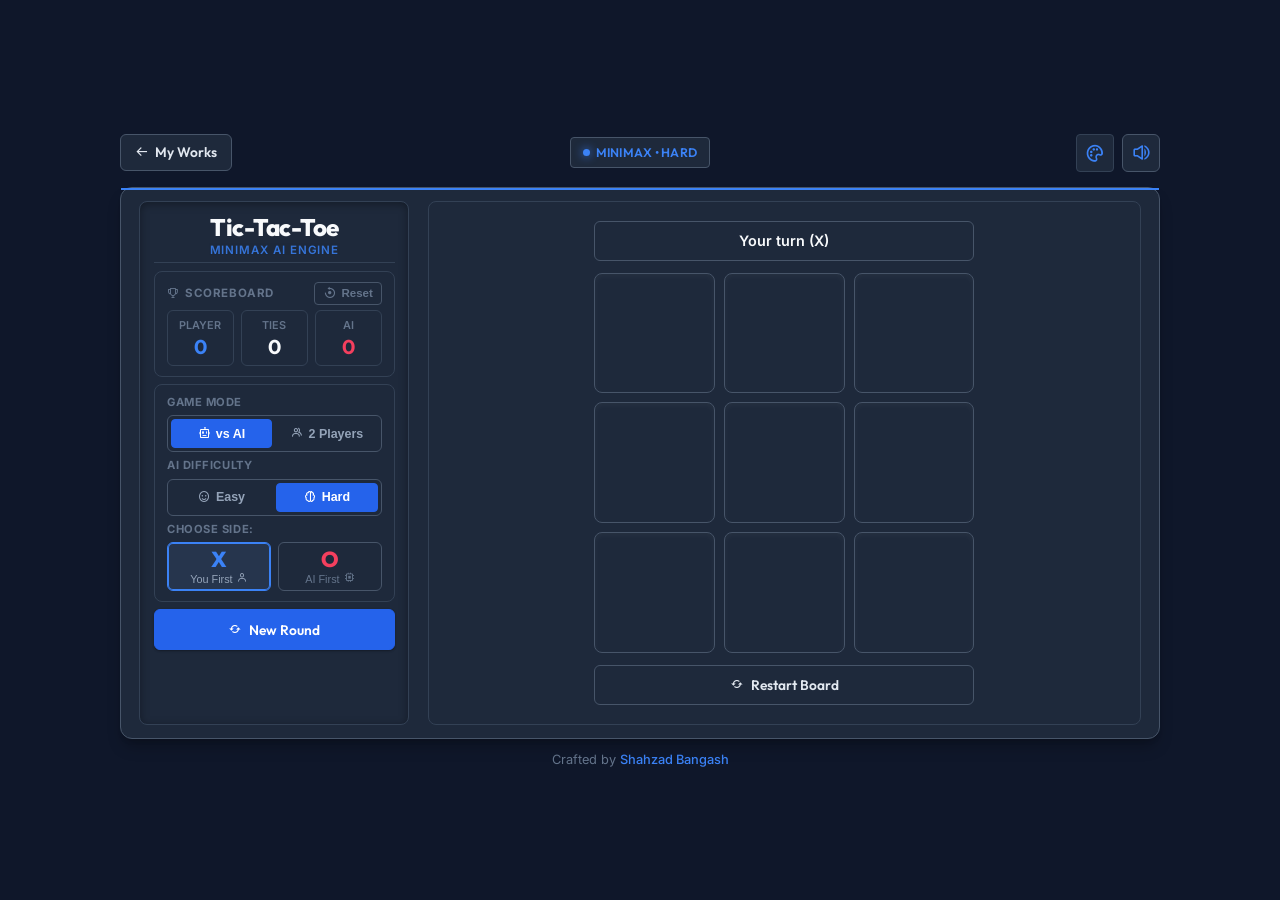
<file: assets/projects/tictactoe/index.html>
<!DOCTYPE html>
<html lang="en">

<head>
  <meta charset="UTF-8">
  <meta name="viewport" content="width=device-width, initial-scale=1.0, maximum-scale=5.0">
  <meta name="theme-color" content="#030712">
  <meta http-equiv="Cache-Control" content="no-cache, no-store, must-revalidate">
  <meta http-equiv="Pragma" content="no-cache">
  <meta http-equiv="Expires" content="0">

  <title>Tic Tac Toe | Minimax AI - Shahzad Bangash</title>
  <meta name="description"
    content="Play modern Tic Tac Toe against an unbeatable Minimax AI opponent. Designed to match Shahzad Bangash's modern tech aesthetic.">

  <!-- Favicon -->
  <link rel="icon" type="image/x-icon" href="../../../favicon.ico">
  <link rel="icon" type="image/png" href="../../../favicon.png">
  <link rel="apple-touch-icon" href="../../../favicon.png">

  <!-- Google Fonts -->
  <link rel="preconnect" href="https://fonts.googleapis.com">
  <link rel="preconnect" href="https://fonts.gstatic.com" crossorigin>
  <link
    href="https://fonts.googleapis.com/css2?family=Inter:wght@300;400;500;600;700&family=Outfit:wght@400;500;600;700;800&family=Poppins:wght@400;500;600;700&display=swap"
    rel="stylesheet">

  <!-- Boxicons & Font Awesome -->
  <link href="../../vendor/boxicons/css/boxicons.min.css" rel="stylesheet">
  <link rel="stylesheet" href="https://cdnjs.cloudflare.com/ajax/libs/font-awesome/6.5.1/css/all.min.css">

  <!-- Cache-busted Stylesheet -->
  <link rel="stylesheet" href="style.css?v=6.6">
  <!-- Unified Theme Engine Stylesheet -->
  <link rel="stylesheet" href="../../css/themes.css?v=2.7">

  <!-- Instant Theme Attribute Setup (Avoid FOUT) -->
  <script>
    (function () {
      try {
        var saved = localStorage.getItem("shahzad_portfolio_theme");
        var params = new URLSearchParams(window.location.search);
        var t = saved || params.get("theme") || "dark-blue";
        if (t === "cyber-dark" || t === "cyber-void") t = "dark-blue";
        if (t === "clean-light") t = "light-blue";
        if (t === "emerald-green" || t === "emerald-matrix") t = "green";
        if (t === "neon-purple" || t === "neon-sakura") t = "purple";
        if (t === "arctic-blue" || t === "arctic-frost") t = "red";
        document.documentElement.setAttribute("data-theme", t);
      } catch (e) {}
    })();
  </script>
</head>

<body>

  <!-- Main Game Container -->
  <main id="wrapper">

    <!-- Top Navigation / Back to My Works -->
    <header class="game-header">
      <a href="../../../index.html#projects" class="back-link" id="backToPortfolio" aria-label="Back to My Works">
        <i class="bx bx-arrow-back"></i>
        <span>My Works</span>
      </a>
      <div class="header-center-group">
        <div class="difficulty-badge" id="difficultyBadge">
          <span class="pulse-dot"></span>
          <span id="badgeDifficultyText">Minimax &bull; Hard</span>
        </div>
      </div>
      <div class="header-actions">
        <div class="theme-switcher-wrapper" data-align="right">
          <button type="button" class="theme-trigger-btn" title="Click to switch theme" aria-label="Switch Theme">
            <i class="bx bx-palette theme-palette-icon"></i>
          </button>
        </div>
        <button class="icon-toggle-btn" id="soundToggleBtn" aria-label="Toggle Sound" title="Toggle Sound">
          <i class="bx bx-volume-full" id="soundIcon"></i>
        </button>
      </div>
    </header>

    <!-- Game Card (Sidebar + Playfield Container) -->
    <section class="game-card">

      <!-- Left Control & Status Sidebar -->
      <aside class="game-sidebar" id="gameSidebar" aria-label="Game Status and Controls">

        <div class="sidebar-header">
          <h1 class="game-title">Tic-Tac-Toe</h1>
          <span class="game-subtitle" id="gameSubtitle">Minimax AI Engine</span>
        </div>

        <div class="sidebar-main-content">

          <!-- Scoreboard Card -->
          <div class="sidebar-card score-card">
            <div class="score-card-header">
              <span class="card-section-title"><i class="bx bx-trophy"></i> Scoreboard</span>
              <button class="score-reset-btn" id="scoreResetBtn" onclick="resetScores()" title="Reset all scores">
                <i class="bx bx-reset"></i>
                <span>Reset</span>
              </button>
            </div>
            <div class="sidebar-stats-grid">
              <div class="sidebar-stat-box score-box">
                <span class="stat-label" id="score-label-1">Player</span>
                <span class="stat-val score-val" id="score-player">0</span>
              </div>
              <div class="sidebar-stat-box ties-box">
                <span class="stat-label">Ties</span>
                <span class="stat-val score-val" id="score-ties">0</span>
              </div>
              <div class="sidebar-stat-box ai-box">
                <span class="stat-label" id="score-label-2">AI</span>
                <span class="stat-val score-val" id="score-ai">0</span>
              </div>
            </div>
          </div>

          <!-- Mode & Difficulty Settings -->
          <div class="sidebar-card mode-card" id="menu">
            <!-- Game Mode Selector -->
            <div class="mode-control">
              <span class="control-label">Game Mode</span>
              <div class="mode-btn-group" role="tablist">
                <button class="mode-toggle-btn active" id="modeAiBtn" onclick="setGameMode('ai')">
                  <i class="bx bx-bot"></i> vs AI
                </button>
                <button class="mode-toggle-btn" id="modePvpBtn" onclick="setGameMode('pvp')">
                  <i class="bx bx-group"></i> 2 Players
                </button>
              </div>
            </div>

            <!-- Difficulty Selector Tabs (Visible in AI Mode) -->
            <div class="difficulty-control" id="difficultySection">
              <span class="control-label">AI Difficulty</span>
              <div class="diff-btn-group" role="tablist">
                <button class="diff-btn" id="diffEasyBtn" onclick="setDifficulty('easy')">
                  <i class="bx bx-smile"></i> Easy
                </button>
                <button class="diff-btn active" id="diffHardBtn" onclick="setDifficulty('hard')" title="Unbeatable Minimax AI">
                  <i class="bx bx-brain"></i> Hard
                </button>
              </div>
            </div>

            <!-- Choose Side Selector -->
            <div class="side-control">
              <span class="control-label" id="selectLabel">Choose Side:</span>
              <div class="symbol-selector" id="symbolSelector">
                <button class="symbol-btn x-btn active" id="chooseX" onclick="startGame('X')" title="Play as X (First)">
                  <span class="symbol-letter">X</span>
                  <span class="symbol-desc" id="descX">You First <i class="bx bx-user"></i></span>
                </button>
                <button class="symbol-btn o-btn" id="chooseO" onclick="startGame('O')" title="Play as O (AI First)">
                  <span class="symbol-letter">O</span>
                  <span class="symbol-desc" id="descO">AI First <i class="bx bx-chip"></i></span>
                </button>
              </div>
            </div>
          </div>

          <!-- Sidebar Actions Toolbar -->
          <div class="sidebar-actions-grid">
            <button id="sidebarRestartBtn" class="btn-action btn-primary" onclick="playAgain()" title="Start a fresh game round">
              <i class="bx bx-refresh"></i>
              <span>New Round</span>
            </button>
          </div>

        </div>

      </aside>

      <!-- Right Playfield Container -->
      <div class="playfield-container" id="game">

        <!-- Turn / Status Indicator Banner -->
        <div class="status-container">
          <div id="status" class="status-bar" aria-live="polite">
            <i class="bx bx-loader-alt spinner" id="thinking-spinner" style="display: none;"></i>
            <span id="status-text">Your turn (X)</span>
          </div>
        </div>

        <!-- 3x3 Board Wrapper -->
        <div class="board-wrapper">
          <div id="board" class="board-grid" role="grid" aria-label="Tic Tac Toe Board"></div>
        </div>

        <!-- Action Controls -->
        <div class="game-controls" id="gameControls">
          <button id="play-again" class="btn-action btn-primary" onclick="playAgain()">
            <i class="bx bx-redo"></i> Play Again
          </button>
          <button id="home-button" class="btn-action btn-secondary" onclick="playAgain()">
            <i class="bx bx-refresh"></i> Restart Board
          </button>
        </div>

      </div>

    </section>

    <!-- Footer Credit -->
    <footer class="game-footer">
      <span>Crafted by <a href="../../../index.html" class="footer-link">Shahzad Bangash</a></span>
    </footer>

    <!-- Audio Elements -->
    <audio id="click-sound" src="sounds/click.mp3" preload="auto"></audio>
    <audio id="ai-click-sound" src="sounds/click2.mp3" preload="auto"></audio>
    <audio id="game-over-sound" src="sounds/game_over.mp3" preload="auto"></audio>

  </main>

  <!-- Theme Manager Engine -->
  <script src="../../js/theme-manager.js?v=2.6"></script>

  <!-- Cache-busted Script -->
  <script src="script.js?v=6.3"></script>
</body>

</html>
</file>
<file: assets/css/style.css>
/* ==========================================================================
   SHAHZAD BANGASH PORTFOLIO - DESIGN SYSTEM & STYLESHEET
   Modern Glassmorphism, Micro-Animations, and Fluid Responsive Architecture
   ========================================================================== */

/* --------------------------------------------------------------------------
   1. Design System Tokens & Root Variables
   -------------------------------------------------------------------------- */
:root {
  /* Color Palette - Simple, Clean */
  --bg-core: #0f172a;
  --bg-surface: #1e293b;
  --bg-card: #1e293b;
  --bg-card-hover: #26354d;
  --bg-glass-nav: #0f172a;
  --bg-glass-modal: #1e293b;

  /* Accents & Highlights */
  --accent-cyan: #3b82f6;
  --accent-cyan-glow: transparent;
  --accent-blue: #2563eb;
  --accent-indigo: #4f46e5;
  --accent-emerald: #10b981;
  --accent-emerald-glow: transparent;
  --accent-amber: #f59e0b;

  /* Text Hierarchy */
  --text-white: #ffffff;
  --text-primary: #f8fafc;
  --text-secondary: #94a3b8;
  --text-light: #e2e8f0;
  --text-muted: #64748b;
  --text-gradient: #f8fafc;

  /* Borders */
  --border-subtle: #334155;
  --border-medium: #475569;
  --border-accent: #3b82f6;
  --border-accent-strong: #2563eb;

  /* Shadows - Simple Subtle Elevation Without Glow */
  --shadow-sm: 0 1px 3px rgba(0, 0, 0, 0.12), 0 1px 2px rgba(0, 0, 0, 0.24);
  --shadow-md: 0 4px 6px -1px rgba(0, 0, 0, 0.2), 0 2px 4px -2px rgba(0, 0, 0, 0.15);
  --shadow-lg: 0 10px 15px -3px rgba(0, 0, 0, 0.25), 0 4px 6px -4px rgba(0, 0, 0, 0.2);
  --shadow-glow: none;
  --shadow-emerald: 0 4px 6px -1px rgba(0, 0, 0, 0.2);

  /* Radii - Clean Box Design */
  --radius-sm: 4px;
  --radius-md: 6px;
  --radius-lg: 8px;
  --radius-full: 4px;

  /* Transitions */
  --transition-fast: 0.18s ease;
  --transition-smooth: 0.32s cubic-bezier(0.25, 0.8, 0.25, 1);
  --transition-bounce: 0.45s cubic-bezier(0.34, 1.56, 0.64, 1);
}

/* --------------------------------------------------------------------------
   2. Global Resets & Typography
   -------------------------------------------------------------------------- */
*,
*::before,
*::after {
  box-sizing: border-box;
  margin: 0;
  padding: 0;
}

html {
  font-size: 16px;
  scroll-behavior: smooth;
  -webkit-font-smoothing: antialiased;
  -moz-osx-font-smoothing: grayscale;
}

body {
  font-family: 'Inter', -apple-system, BlinkMacSystemFont, "Segoe UI", Roboto, sans-serif;
  background-color: var(--bg-core);
  color: var(--text-primary);
  min-height: 100vh;
  position: relative;
  overflow-x: hidden;
  line-height: 1.6;
}

h1, h2, h3, h4, h5, h6 {
  font-family: 'Outfit', 'Poppins', sans-serif;
  color: var(--text-white);
  font-weight: 700;
  letter-spacing: -0.02em;
}

a {
  color: var(--accent-cyan);
  text-decoration: none;
  transition: var(--transition-fast);
}

a:hover {
  color: var(--accent-cyan);
  text-decoration: none;
}

/* Solid Text Utility (No Gradients) */
.text-gradient {
  color: var(--text-primary);
  background: none;
  -webkit-background-clip: unset;
  -webkit-text-fill-color: unset;
  background-clip: unset;
  display: inline-block;
}

/* --------------------------------------------------------------------------
   3. Ambient Particle Background & Glow Orbs (Removed for clean simple theme)
   -------------------------------------------------------------------------- */
#bg-canvas,
.bg-glow-orb {
  display: none !important;
}

/* --------------------------------------------------------------------------
   4. Header & Hero Section Architecture
   -------------------------------------------------------------------------- */
/* Home view locking - prevents void scrolling */
body.home-active {
  overflow-y: hidden;
  height: 100vh;
}

#header {
  position: relative;
  min-height: 100vh;
  display: flex;
  align-items: center;
  justify-content: center;
  z-index: 100;
  transition: all 0.4s cubic-bezier(0.2, 0.8, 0.2, 1);
  padding: 0;
}

#header.header-initial {
  height: 100vh;
  min-height: 100vh;
  max-height: 100vh;
  overflow: hidden;
  display: flex;
  align-items: center;
  justify-content: center;
  padding: 64px 0 0 0;
}

#header.header-top {
  position: static !important;
  min-height: 0 !important;
  height: 0 !important;
  padding: 0 !important;
  margin: 0 !important;
  overflow: visible !important;
}

#header.header-top .hero-container {
  display: none !important;
}

@media (max-height: 650px) {
  body.home-active {
    overflow-y: auto;
    height: auto;
  }
  #header.header-initial {
    height: auto;
    min-height: 100vh;
    max-height: none;
    overflow-y: auto;
    padding: 70px 0 40px 0;
  }
}

.hero-container {
  position: relative;
  z-index: 2;
  max-width: 1060px;
  margin: 0 auto;
  padding: 0 24px;
}

.hero-content {
  display: flex;
  flex-direction: column;
  align-items: flex-start;
  text-align: left;
  transition: opacity 0.3s ease, transform 0.3s ease;
}

/* Status Badge */
.status-badge-wrapper {
  margin-bottom: 24px;
}

.status-badge {
  display: inline-flex;
  align-items: center;
  gap: 10px;
  padding: 8px 18px;
  background: var(--bg-surface);
  border: 1px solid rgba(16, 185, 129, 0.4);
  border-radius: var(--radius-full);
  font-size: 0.85rem;
  font-weight: 500;
  color: #6ee7b7;
  letter-spacing: 0.02em;
  transition: var(--transition-smooth);
}

.status-badge:hover {
  background: rgba(16, 185, 129, 0.16);
  border-color: rgba(16, 185, 129, 0.5);
  box-shadow: var(--shadow-emerald);
  transform: translateY(-2px);
}

.status-pulse {
  position: absolute;
  width: 9px;
  height: 9px;
  border-radius: 50%;
  background: var(--accent-emerald);
  animation: ping 1.8s cubic-bezier(0, 0, 0.2, 1) infinite;
  opacity: 0.75;
}

.status-dot {
  position: relative;
  width: 9px;
  height: 9px;
  border-radius: 50%;
  background: var(--accent-emerald);
}

@keyframes ping {
  75%, 100% {
    transform: scale(2.4);
    opacity: 0;
  }
}

/* Avatar */
.hero-avatar-wrapper {
  position: relative;
  width: 100px;
  height: 100px;
  margin-bottom: 24px;
}

.hero-avatar-glow {
  display: none !important;
}

.hero-avatar {
  position: relative;
  width: 100%;
  height: 100%;
  border-radius: var(--radius-lg);
  overflow: hidden;
  border: 2px solid rgba(255, 255, 255, 0.25);
  background: var(--bg-surface);
  box-shadow: var(--shadow-md);
}

.hero-avatar-img {
  width: 100%;
  height: 100%;
  object-fit: cover;
  transition: transform 0.4s ease;
}

.hero-avatar:hover .hero-avatar-img {
  transform: scale(1.08);
}

/* Hero Typography */
.hero-title {
  font-size: clamp(2.8rem, 6.2vw, 4.8rem);
  font-weight: 800;
  line-height: 1.14;
  margin-bottom: 16px;
  letter-spacing: -0.03em;
}

.hero-greeting {
  display: inline;
}

.hero-subtitle {
  font-size: clamp(1.4rem, 2.8vw, 2.2rem);
  font-weight: 500;
  color: var(--text-light);
  margin-bottom: 16px;
  display: flex;
  align-items: center;
  flex-wrap: wrap;
  gap: 10px;
  min-height: auto;
  position: relative;
  z-index: 2;
}

.hero-subtitle .typing {
  color: var(--accent-cyan);
  font-weight: 600;
  text-shadow: none;
  border-bottom: 2px solid var(--accent-cyan);
  padding-bottom: 2px;
}

.hero-subtitle .typed-cursor {
  color: var(--accent-cyan);
  font-weight: 400;
  margin-left: -4px;
}

/* Hero Skills Interactive Row */
.hero-skills-row {
  display: inline-flex;
  align-items: center;
  gap: 10px;
  margin-bottom: 26px;
  flex-wrap: nowrap !important;
  white-space: nowrap !important;
  position: relative;
  z-index: 2;
  max-width: 100%;
}

.hero-skills-label {
  font-family: 'Outfit', 'Poppins', sans-serif;
  font-size: clamp(1.25rem, 2.6vw, 1.95rem);
  font-weight: 500;
  color: var(--text-light);
  display: inline-flex;
  align-items: center;
  line-height: 1;
  white-space: nowrap !important;
  flex-shrink: 0 !important;
  position: relative;
  z-index: 2;
}

#hero-skills-wheel,
#hero-skills-wheel * {
  --wheel-bg: transparent;
  --wheel-popover-bg: transparent;
  --wheel-popover-border: transparent;
  --wheel-font: 600 clamp(1.25rem, 2.6vw, 1.95rem)/1.2 'Outfit', 'Poppins', sans-serif;
  --wheel-accent: var(--accent-cyan);
  --wheel-border: var(--accent-cyan);
  --wheel-muted: var(--text-secondary);
  --wheel-row-height: clamp(48px, 5.5vw, 56px);
  --wheel-width: var(--dynamic-width, auto);
  width: var(--dynamic-width, auto) !important;
  background: transparent !important;
  border: none !important;
  box-shadow: none !important;
  text-shadow: none !important;
  filter: none !important;
  outline: none !important;
  flex-shrink: 1 !important;
  min-width: 0 !important;
  max-width: 100%;
}

.hero-tagline {
  font-size: clamp(1.12rem, 1.8vw, 1.35rem);
  color: var(--text-secondary);
  max-width: 760px;
  margin-bottom: 36px;
  line-height: 1.7;
}

.hero-tagline strong {
  color: var(--text-primary);
  font-weight: 600;
}

/* Hero Call to Action Buttons */
.hero-cta-group {
  display: flex;
  align-items: center;
  flex-wrap: wrap;
  gap: 16px;
  margin-bottom: 36px;
}

.btn {
  display: inline-flex;
  align-items: center;
  justify-content: center;
  gap: 8px;
  padding: 13px 26px;
  font-family: 'Outfit', sans-serif;
  font-size: 1.02rem;
  font-weight: 600;
  border-radius: var(--radius-md);
  cursor: pointer;
  transition: var(--transition-fast);
  text-decoration: none;
  outline: none;
  border: 1px solid transparent;
  box-shadow: var(--shadow-sm);
  line-height: 1.4;
}

.btn:focus,
.btn:focus-visible {
  outline: none !important;
}

.btn-primary-glow,
.btn-primary {
  background: var(--accent-blue);
  border-color: var(--accent-blue);
  color: #ffffff;
}

.btn-primary-glow:hover,
.btn-primary:hover {
  background: var(--accent-cyan);
  border-color: var(--accent-cyan);
  color: #ffffff;
  box-shadow: var(--shadow-md);
  transform: translateY(-2px);
}

.btn-secondary-glass,
.btn-secondary,
.btn-tertiary-outline {
  background: var(--bg-surface);
  border-color: var(--border-medium);
  color: var(--text-light);
}

.btn-secondary-glass:hover,
.btn-secondary:hover,
.btn-tertiary-outline:hover {
  background: var(--bg-card-hover);
  border-color: var(--accent-cyan);
  color: var(--accent-cyan);
  transform: translateY(-2px);
  box-shadow: var(--shadow-sm);
}

/* Desktop Navigation Menu (Hero mode) */
.nav-menu {
  margin-top: 10px;
}

.nav-menu ul {
  display: flex;
  list-style: none;
  gap: 28px;
  padding: 0;
  margin: 0;
}

.nav-menu a {
  position: relative;
  font-family: 'Outfit', sans-serif;
  font-size: 1.05rem;
  font-weight: 500;
  color: var(--text-secondary);
  padding: 6px 2px;
  display: inline-block;
  transition: var(--transition-fast);
}

.nav-menu a::after {
  content: "";
  position: absolute;
  bottom: 0;
  left: 0;
  width: 0;
  height: 2px;
  background: var(--accent-cyan);
  border-radius: 2px;
  transition: width 0.3s ease;
}

.nav-menu a:hover,
.nav-menu li.active > a {
  color: var(--text-white);
}

.nav-menu a:hover::after,
.nav-menu li.active > a::after {
  width: 100%;
}

/* Header Desktop Actions (Navigation, Social Links & Theme Switcher) */
.topbar-desktop-actions {
  display: flex;
  align-items: center;
  gap: 20px;
}

.header-topbar .nav-menu,
.topbar-desktop-actions .nav-menu {
  margin: 0;
}

.header-topbar .nav-menu ul,
.topbar-desktop-actions .nav-menu ul {
  gap: 22px;
}

.header-topbar .nav-menu a,
.topbar-desktop-actions .nav-menu a {
  font-size: 0.95rem;
}

/* Header Mobile Actions & Socials (Theme Switcher, Hamburger Toggle, Social Links & Home Button in Topbar) */
.topbar-mobile-home {
  display: none;
  align-items: center;
}

.mobile-home-btn {
  width: 38px;
  height: 38px;
  min-width: 38px;
  min-height: 38px;
  border-radius: var(--radius-sm);
  display: inline-flex;
  align-items: center;
  justify-content: center;
  font-size: 1.25rem;
  color: var(--text-secondary);
  background: var(--bg-surface);
  border: 1px solid var(--border-subtle);
  box-sizing: border-box;
  transition: var(--transition-fast);
  text-decoration: none;
}

.mobile-home-btn:hover,
.mobile-home-btn:focus-visible {
  color: var(--text-white);
  background: var(--accent-blue);
  border-color: var(--accent-blue);
  transform: translateY(-2px);
  box-shadow: var(--shadow-sm);
}

.mobile-home-btn.active {
  color: var(--accent-cyan);
  border-color: var(--accent-cyan);
}

.topbar-mobile-actions {
  display: none;
  align-items: center;
  gap: 10px;
  margin-left: auto;
}

.topbar-mobile-socials {
  display: none;
  align-items: center;
  gap: 8px;
}

@media (max-width: 991px) {
  .topbar-desktop-actions {
    display: none !important;
  }
  .topbar-mobile-home {
    display: flex !important;
  }
  .topbar-mobile-actions {
    display: flex !important;
  }
  .topbar-mobile-socials {
    display: flex !important;
    position: absolute;
    left: 50%;
    top: 50%;
    transform: translate(-50%, -50%);
    z-index: 5;
  }
}

@media (max-width: 480px) {
  .topbar-mobile-home .mobile-home-btn,
  .topbar-mobile-socials .social-link {
    width: 34px;
    height: 34px;
    min-width: 34px;
    min-height: 34px;
    font-size: 1.05rem;
  }
  .topbar-mobile-socials {
    gap: 6px;
  }
  .topbar-mobile-actions {
    gap: 8px;
  }
  .topbar-mobile-actions .theme-trigger-btn,
  .topbar-mobile-actions .mobile-nav-toggle {
    width: 34px;
    height: 34px;
    min-width: 34px;
    min-height: 34px;
  }
}

/* Social Links */
.social-links {
  display: flex;
  align-items: center;
  gap: 10px;
}

.social-link {
  width: 38px;
  height: 38px;
  min-width: 38px;
  min-height: 38px;
  border-radius: var(--radius-sm);
  display: inline-flex;
  align-items: center;
  justify-content: center;
  font-size: 1.15rem;
  color: var(--text-secondary);
  background: var(--bg-surface);
  border: 1px solid var(--border-subtle);
  box-sizing: border-box;
  transition: var(--transition-fast);
}

.social-link:hover {
  color: var(--text-white);
  background: var(--accent-blue);
  border-color: var(--accent-blue);
  transform: translateY(-2px);
  box-shadow: var(--shadow-sm);
}

/* Theme Switcher Button - Square Box Design (Matches Social Links) */
.theme-trigger-btn {
  width: 38px;
  height: 38px;
  min-width: 38px;
  min-height: 38px;
  border-radius: var(--radius-sm);
  display: inline-flex;
  align-items: center;
  justify-content: center;
  padding: 0;
  box-sizing: border-box;
  background: var(--bg-surface);
  border: 1px solid var(--border-subtle);
  color: var(--accent-cyan);
  font-size: 1.25rem;
  cursor: pointer;
  outline: none !important;
  user-select: none;
  -webkit-user-select: none;
  transition: var(--transition-fast);
}

.theme-trigger-btn:focus,
.theme-trigger-btn:focus-visible {
  outline: none !important;
  box-shadow: none !important;
}

.theme-trigger-btn:hover {
  color: #ffffff;
  background: var(--accent-blue);
  border-color: var(--accent-blue);
  transform: translateY(-2px);
  box-shadow: var(--shadow-sm);
}

.theme-trigger-btn:active,
.theme-trigger-btn.theme-switching {
  transform: scale(0.92);
}

.theme-trigger-btn .theme-palette-icon {
  font-size: 1.25rem;
  display: inline-flex;
  align-items: center;
  justify-content: center;
  line-height: 1;
  transition: transform 0.3s cubic-bezier(0.34, 1.56, 0.64, 1);
}

.theme-trigger-btn:hover .theme-palette-icon {
  transform: rotate(15deg);
}

/* --------------------------------------------------------------------------
   5. Persistent Fixed Top Navigation Bar
   -------------------------------------------------------------------------- */
.header-topbar {
  position: fixed !important;
  top: 0 !important;
  left: 0 !important;
  right: 0 !important;
  width: 100% !important;
  height: 64px !important;
  min-height: 64px !important;
  z-index: 1000 !important;
  padding: 0 !important;
  margin: 0 !important;
  display: flex !important;
  align-items: center !important;
  background: var(--bg-core);
  border-bottom: 1px solid var(--border-subtle);
  transition: background-color 0.3s ease, border-color 0.3s ease, box-shadow 0.3s ease;
}

#header.header-top .header-topbar {
  background: var(--bg-core) !important;
  border-bottom: 1px solid var(--border-subtle) !important;
  box-shadow: var(--shadow-sm) !important;
}

.topbar-container {
  display: flex !important;
  align-items: center !important;
  justify-content: space-between !important;
  position: relative !important;
  width: 100% !important;
  max-width: 1140px !important;
  padding: 0 20px !important;
  margin: 0 auto !important;
  height: 100% !important;
}

.topbar-brand {
  display: flex;
  align-items: center;
}

/* Brand Logo Link in Header Topbar */
.brand-link {
  display: flex;
  align-items: center;
  gap: 8px;
  color: var(--text-white);
  font-family: 'Outfit', sans-serif;
  font-weight: 700;
  font-size: 1.12rem;
  letter-spacing: -0.02em;
  padding: 4px 0;
  background: transparent;
  border: none;
  transition: var(--transition-fast);
}

.brand-link:hover {
  color: var(--accent-cyan);
  background: transparent;
  border-color: transparent;
  transform: none;
}

.brand-link:hover .brand-text {
  color: var(--accent-cyan);
}

/* --------------------------------------------------------------------------
   6. Mobile Navigation Dropdown & Topbar Toggle Button
   -------------------------------------------------------------------------- */
.mobile-nav-toggle {
  width: 38px;
  height: 38px;
  min-width: 38px;
  min-height: 38px;
  border-radius: var(--radius-sm);
  background: var(--bg-surface);
  border: 1px solid var(--border-subtle);
  cursor: pointer;
  display: inline-flex;
  flex-direction: column;
  justify-content: center;
  align-items: center;
  gap: 4px;
  padding: 0;
  margin: 0;
  box-sizing: border-box;
  transition: var(--transition-bounce);
}

.mobile-nav-toggle:hover,
.mobile-nav-active .mobile-nav-toggle {
  border-color: var(--accent-blue);
  background: var(--accent-blue);
  transform: translateY(-2px);
  box-shadow: var(--shadow-sm);
}

.mobile-nav-toggle .bar {
  width: 18px;
  height: 2px;
  background: var(--accent-cyan, #38bdf8);
  border-radius: 2px;
  transition: transform 0.3s ease, opacity 0.25s ease, background-color 0.2s ease;
}

.mobile-nav-toggle:hover .bar,
.mobile-nav-active .mobile-nav-toggle .bar {
  background: #ffffff !important;
}

/* Active hamburger animation (turns into X) */
.mobile-nav-active .mobile-nav-toggle .bar-1 {
  transform: translateY(6px) rotate(45deg);
}

.mobile-nav-active .mobile-nav-toggle .bar-2 {
  opacity: 0;
  transform: translateX(-8px);
}

.mobile-nav-active .mobile-nav-toggle .bar-3 {
  transform: translateY(-6px) rotate(-45deg);
}

/* Backdrop Overlay */
.mobile-nav-overlay {
  position: fixed;
  top: 64px;
  left: 0;
  right: 0;
  bottom: 0;
  background: rgba(0, 0, 0, 0.65);
  z-index: 998;
  opacity: 0;
  visibility: hidden;
  transition: opacity 0.3s ease, visibility 0.3s ease;
}

.mobile-nav-active .mobile-nav-overlay {
  opacity: 1;
  visibility: visible;
}

/* Mobile Nav Dropdown (Docked Directly Below Topbar) */
.mobile-nav {
  position: fixed;
  top: 64px;
  left: 0;
  right: 0;
  width: 100%;
  max-height: calc(100vh - 64px);
  overflow-y: auto;
  background: var(--bg-surface);
  border-bottom: 1px solid var(--border-medium);
  border-top: 1px solid var(--border-subtle);
  border-left: none;
  border-right: none;
  border-radius: 0 0 var(--radius-lg) var(--radius-lg);
  box-shadow: var(--shadow-lg);
  z-index: 999;
  padding: 16px 20px 24px 20px;
  opacity: 0;
  visibility: hidden;
  transform: translateY(-12px);
  transition: opacity 0.3s ease, transform 0.3s cubic-bezier(0.2, 0.8, 0.2, 1), visibility 0.3s ease;
}

.mobile-nav-active .mobile-nav {
  opacity: 1;
  visibility: visible;
  transform: translateY(0);
}

.mobile-nav-header {
  padding-bottom: 16px;
  border-bottom: 1px solid var(--border-subtle);
  margin-bottom: 18px;
}

.mobile-nav-brand {
  display: flex;
  align-items: center;
  gap: 12px;
  font-family: 'Outfit', sans-serif;
  font-weight: 700;
  font-size: 1.15rem;
  color: var(--text-white);
}

.mobile-brand-img {
  width: 32px;
  height: 32px;
  border-radius: 50%;
  border: 1.5px solid var(--accent-cyan);
}

.mobile-nav-links {
  list-style: none;
  padding: 0;
  margin: 0 0 20px 0;
  display: flex;
  flex-direction: column;
  gap: 8px;
}

.mobile-nav-links .mobile-link {
  display: flex;
  align-items: center;
  gap: 14px;
  padding: 12px 16px;
  border-radius: var(--radius-md);
  font-size: 1.05rem;
  font-weight: 500;
  color: var(--text-secondary);
  background: rgba(255, 255, 255, 0.03);
  border: 1px solid transparent;
  transition: var(--transition-fast);
}

.mobile-nav-links .mobile-link i {
  font-size: 1.3rem;
  color: var(--accent-cyan);
}

.mobile-nav-links .mobile-link:hover,
.mobile-nav-links .mobile-link.active {
  color: #ffffff;
  background: var(--accent-blue, var(--border-accent));
  border-color: var(--accent-blue, var(--border-accent));
}

.mobile-nav-links .mobile-link:hover i,
.mobile-nav-links .mobile-link.active i {
  color: #ffffff !important;
}

.mobile-nav-footer {
  padding-top: 16px;
  border-top: 1px solid var(--border-subtle);
  display: flex;
  align-items: center;
  justify-content: space-between;
}

.mobile-socials {
  display: flex;
  gap: 10px;
}

.mobile-socials a {
  width: 36px;
  height: 36px;
  border-radius: var(--radius-sm);
  display: inline-flex;
  align-items: center;
  justify-content: center;
  font-size: 1.15rem;
  color: var(--text-secondary);
  background: rgba(255, 255, 255, 0.05);
  border: 1px solid var(--border-subtle);
}

.mobile-socials a:hover {
  color: var(--text-white);
  background: var(--accent-blue);
}

.mobile-copyright {
  font-size: 0.8rem;
  color: var(--text-muted);
  margin: 0;
}

/* --------------------------------------------------------------------------
   7. Sections Architecture (Projects & About)
   -------------------------------------------------------------------------- */
section {
  display: none !important;
}

section.section-show {
  display: block !important;
  position: relative;
  margin-top: 64px;
  min-height: calc(100vh - 64px);
  padding: 40px 0 80px 0;
  opacity: 1;
  visibility: visible;
  pointer-events: auto;
  z-index: 10;
  animation: fadeInSection 0.35s cubic-bezier(0.2, 0.8, 0.2, 1) forwards;
}

@keyframes fadeInSection {
  0% {
    opacity: 0;
    transform: translateY(16px);
  }
  100% {
    opacity: 1;
    transform: translateY(0);
  }
}

/* Section Header Typography */
.section-title {
  margin-bottom: 36px;
  text-align: left;
}

.section-badge {
  display: inline-flex;
  align-items: center;
  gap: 6px;
  font-size: 0.82rem;
  font-weight: 600;
  text-transform: uppercase;
  letter-spacing: 0.08em;
  color: var(--accent-cyan);
  background: rgba(56, 189, 248, 0.1);
  border: 1px solid rgba(56, 189, 248, 0.25);
  padding: 4px 12px;
  border-radius: var(--radius-full);
  margin-bottom: 12px;
}

.section-title h2 {
  font-size: clamp(2rem, 3.8vw, 3rem);
  font-weight: 800;
  line-height: 1.15;
  color: var(--text-white);
  margin-bottom: 12px;
}

.section-line {
  width: 60px;
  height: 3px;
  background: var(--accent-cyan);
  border-radius: 2px;
  margin-bottom: 14px;
}

.section-subtitle {
  font-size: 1.05rem;
  color: var(--text-secondary);
  max-width: 640px;
  margin: 0;
}

/* --------------------------------------------------------------------------
   8. Projects Showcase & Filtering
   -------------------------------------------------------------------------- */
.projects-filter-wrapper {
  margin-bottom: 32px;
}

#projects-filters {
  display: flex;
  flex-wrap: wrap;
  align-items: center;
  gap: 8px;
  list-style: none;
  padding: 0;
  margin: 0;
}

#projects-filters li {
  padding: 8px 18px;
  font-family: 'Outfit', sans-serif;
  font-size: 0.88rem;
  font-weight: 600;
  color: var(--text-secondary);
  background: var(--bg-surface);
  border: 1px solid var(--border-medium);
  border-radius: var(--radius-md);
  cursor: pointer;
  transition: var(--transition-fast);
  box-shadow: var(--shadow-sm);
}

#projects-filters li:hover {
  color: var(--accent-cyan);
  background: var(--bg-card-hover);
  border-color: var(--accent-cyan);
  transform: translateY(-2px);
}

#projects-filters li.filter-active {
  color: #ffffff;
  background: var(--accent-blue);
  border-color: var(--accent-blue);
  box-shadow: var(--shadow-sm);
}

#projects-filters li.filter-active:hover {
  background: var(--accent-cyan);
  border-color: var(--accent-cyan);
  color: #ffffff;
}

/* Project Cards */
.project-item {
  transition: opacity 0.3s ease, transform 0.3s ease;
}

.project-item.filter-hidden {
  display: none !important;
}

.project-card {
  position: relative;
  background: var(--bg-card);
  border: 1px solid var(--border-subtle);
  border-radius: var(--radius-lg);
  overflow: hidden;
  height: 100%;
  display: flex;
  flex-direction: column;
  box-shadow: var(--shadow-sm);
  transition: var(--transition-smooth);
}

.project-card:hover {
  transform: translateY(-8px);
  background: var(--bg-card-hover);
  border-color: var(--border-accent);
  box-shadow: var(--shadow-lg);
}

/* Card Image Container - Clean Uncropped Framed Artwork */
.card-img-wrap {
  position: relative;
  width: 100%;
  height: 220px;
  overflow: hidden;
  background: var(--bg-surface);
  border-bottom: 1px solid var(--border-subtle);
  display: flex;
  align-items: center;
  justify-content: center;
  padding: 10px;
}

.project-img {
  max-width: 100%;
  max-height: 100%;
  width: auto;
  height: auto;
  object-fit: contain;
  border-radius: 8px;
  box-shadow: 0 4px 14px rgba(0, 0, 0, 0.4);
  transition: transform 0.4s cubic-bezier(0.2, 0.8, 0.2, 1);
}

.project-card:hover .project-img {
  transform: scale(1.05);
}

/* Category Tag above title */
.project-category-tag {
  display: inline-block;
  font-size: 0.72rem;
  font-weight: 600;
  text-transform: uppercase;
  letter-spacing: 0.06em;
  color: var(--accent-cyan);
  background: rgba(56, 189, 248, 0.1);
  border: 1px solid rgba(56, 189, 248, 0.25);
  padding: 3px 10px;
  border-radius: var(--radius-full);
  margin-bottom: 10px;
  align-self: flex-start;
}

.overlay-icon-btn {
  width: 42px;
  height: 42px;
  border-radius: var(--radius-sm);
  background: rgba(255, 255, 255, 0.15);
  border: 1px solid rgba(255, 255, 255, 0.3);
  color: #ffffff;
  display: flex;
  align-items: center;
  justify-content: center;
  font-size: 1.25rem;
  transition: var(--transition-bounce);
}

.overlay-icon-btn:hover {
  background: var(--accent-cyan);
  color: var(--bg-core);
  transform: scale(1.15);
  box-shadow: var(--shadow-sm);
}

/* Card Body & Typography */
.project-card-body {
  padding: 22px 20px;
  flex-grow: 1;
  display: flex;
  flex-direction: column;
}

.project-title {
  font-size: 1.25rem;
  font-weight: 700;
  color: var(--text-white);
  margin-bottom: 10px;
  line-height: 1.3;
}

.project-description {
  font-size: 0.92rem;
  color: var(--text-secondary);
  line-height: 1.6;
  margin-bottom: 18px;
  flex-grow: 1;
}

/* Tech Stack Tags */
.tech-tags {
  display: flex;
  flex-wrap: wrap;
  gap: 6px;
  margin-top: auto;
}

.tech-tag {
  font-size: 0.75rem;
  font-weight: 500;
  color: #bae6fd;
  background: rgba(56, 189, 248, 0.08);
  border: 1px solid rgba(56, 189, 248, 0.2);
  padding: 3px 9px;
  border-radius: 6px;
  transition: var(--transition-fast);
}

.tech-tag:hover {
  background: rgba(56, 189, 248, 0.16);
  border-color: rgba(56, 189, 248, 0.4);
}

/* Card Footer & Action Buttons */
.project-card-footer {
  padding: 14px 20px 18px 20px;
  border-top: 1px solid var(--border-subtle);
  display: flex;
  gap: 10px;
}

.btn-card-action {
  flex: 1;
  display: inline-flex;
  align-items: center;
  justify-content: center;
  gap: 6px;
  padding: 9px 14px;
  font-family: 'Outfit', sans-serif;
  font-size: 0.86rem;
  font-weight: 600;
  border-radius: var(--radius-md);
  color: var(--text-light);
  background: var(--bg-surface);
  border: 1px solid var(--border-medium);
  box-shadow: var(--shadow-sm);
  transition: var(--transition-fast);
  text-decoration: none;
}

.btn-card-action:hover {
  color: var(--accent-cyan);
  background: var(--bg-card-hover);
  border-color: var(--accent-cyan);
  transform: translateY(-2px);
}

.btn-card-primary,
.btn-card-accent {
  background: var(--accent-blue) !important;
  border-color: var(--accent-blue) !important;
  color: #ffffff !important;
}

.btn-card-primary:hover,
.btn-card-accent:hover {
  background: var(--accent-cyan) !important;
  border-color: var(--accent-cyan) !important;
  color: #ffffff !important;
  box-shadow: var(--shadow-md);
  transform: translateY(-2px);
}

/* --------------------------------------------------------------------------
   9. About Me Section Architecture
   -------------------------------------------------------------------------- */
.about-card {
  background: var(--bg-card);
  border: 1px solid var(--border-subtle);
  border-radius: var(--radius-lg);
  padding: 32px 28px;
  box-shadow: var(--shadow-sm);
  transition: var(--transition-smooth);
}

.about-card:hover {
  border-color: var(--border-accent);
  box-shadow: var(--shadow-md);
}

.about-card-header {
  display: flex;
  align-items: center;
  gap: 16px;
  margin-bottom: 24px;
}

.about-icon-box {
  width: 52px;
  height: 52px;
  border-radius: var(--radius-md);
  background: var(--bg-surface);
  border: 1px solid var(--border-subtle);
  display: flex;
  align-items: center;
  justify-content: center;
  font-size: 1.6rem;
  color: var(--accent-cyan);
  flex-shrink: 0;
  transition: var(--transition-fast);
}

.about-icon-box.accent-box {
  background: var(--bg-surface);
  border-color: var(--border-subtle);
  color: var(--accent-cyan);
}

.about-heading {
  font-size: 1.35rem;
  font-weight: 700;
  color: var(--text-white);
  margin-bottom: 4px;
}

.about-role-tag {
  font-size: 0.85rem;
  color: var(--accent-cyan);
  font-weight: 500;
}

.about-body p {
  font-size: 1rem;
  color: var(--text-primary);
  line-height: 1.7;
  margin-bottom: 16px;
  text-align: justify;
}

.about-body strong {
  color: var(--accent-cyan);
  font-weight: 600;
}

/* Metrics Grid in About */
.about-metrics-grid {
  display: grid;
  grid-template-columns: repeat(3, 1fr);
  gap: 14px;
  margin-top: 28px;
  padding-top: 22px;
  border-top: 1px solid var(--border-subtle);
}

.metric-item {
  background: rgba(255, 255, 255, 0.03);
  border: 1px solid var(--border-subtle);
  border-radius: var(--radius-md);
  padding: 14px 10px;
  text-align: center;
  transition: var(--transition-fast);
}

.metric-item:hover {
  background: rgba(255, 255, 255, 0.06);
  border-color: var(--border-medium);
  transform: translateY(-2px);
}

.metric-number {
  display: block;
  font-family: 'Outfit', sans-serif;
  font-size: 1.45rem;
  font-weight: 800;
  color: var(--accent-cyan);
  line-height: 1.2;
}

.metric-label {
  font-size: 0.78rem;
  color: var(--text-muted);
  text-transform: uppercase;
  letter-spacing: 0.04em;
}

/* Contact List in About Card */
.contact-details-list {
  display: flex;
  flex-direction: column;
  gap: 16px;
  margin-bottom: 24px;
}

.contact-item {
  display: flex;
  align-items: center;
  gap: 14px;
  padding: 12px 14px;
  background: rgba(255, 255, 255, 0.03);
  border: 1px solid var(--border-subtle);
  border-radius: var(--radius-md);
  transition: var(--transition-fast);
}

.contact-item:hover {
  background: rgba(255, 255, 255, 0.06);
  border-color: var(--border-medium);
}

.contact-icon {
  font-size: 1.4rem;
  color: var(--accent-cyan);
}

.contact-text {
  display: flex;
  flex-direction: column;
  overflow: hidden;
}

.contact-label {
  font-size: 0.75rem;
  text-transform: uppercase;
  letter-spacing: 0.05em;
  color: var(--text-muted);
}

.contact-value {
  font-size: 0.92rem;
  font-weight: 500;
  color: var(--text-light);
  white-space: nowrap;
  overflow: hidden;
  text-overflow: ellipsis;
}

.contact-value:hover {
  color: var(--accent-cyan);
}

/* Contact Action Buttons */
.contact-action-bar {
  display: flex;
  gap: 12px;
  margin-top: 14px;
}

.btn-copy-email {
  flex: 1;
  display: inline-flex;
  align-items: center;
  justify-content: center;
  gap: 8px;
  padding: 11px 18px;
  font-family: 'Outfit', sans-serif;
  font-size: 0.9rem;
  font-weight: 600;
  border-radius: var(--radius-md);
  color: var(--text-light);
  background: var(--bg-surface);
  border: 1px solid var(--border-medium);
  box-shadow: var(--shadow-sm);
  cursor: pointer;
  transition: var(--transition-fast);
}

.btn-copy-email:hover {
  background: var(--bg-card-hover);
  border-color: var(--accent-cyan);
  color: var(--accent-cyan);
  transform: translateY(-2px);
}

.btn-copy-email.copied {
  background: rgba(16, 185, 129, 0.2);
  border-color: var(--accent-emerald);
  color: #6ee7b7;
}

.btn-send-email {
  flex: 1;
  display: inline-flex;
  align-items: center;
  justify-content: center;
  gap: 8px;
  padding: 11px 18px;
  font-family: 'Outfit', sans-serif;
  font-size: 0.9rem;
  font-weight: 600;
  border-radius: var(--radius-md);
  color: #ffffff;
  background: var(--accent-blue);
  border: 1px solid var(--accent-blue);
  box-shadow: var(--shadow-sm);
  cursor: pointer;
  transition: var(--transition-fast);
  text-decoration: none;
}

.btn-send-email:hover {
  background: var(--accent-cyan);
  border-color: var(--accent-cyan);
  box-shadow: var(--shadow-md);
  color: #ffffff;
  transform: translateY(-2px);
}

/* Technical Skillset Showcase Card */
.skillset-card {
  position: relative;
  padding: 24px 32px;
  min-height: 174px;
  transition: var(--transition-smooth);
}

.skillset-card.is-expanded {
  min-height: 235px;
}

.skillset-card-content {
  display: flex;
  align-items: center;
  justify-content: space-between;
  flex-wrap: nowrap;
  gap: 28px;
  width: 100%;
}

.skillset-card-content .about-card-header {
  margin-bottom: 0;
  flex-shrink: 0;
}

.skillset-wheel-wrapper {
  display: flex;
  align-items: center;
  justify-content: stretch;
  flex: 1 1 auto;
  min-width: 0;
  width: 100%;
}

.skillset-wheel-wrapper wheel-dropdown {
  width: 100% !important;
  --wheel-width: 100% !important;
  max-width: 100%;
  min-width: 0;
}

/* Fullscreen Toggle Action Button positioned bottom right on skills card */
.skillset-fullscreen-btn {
  position: absolute;
  bottom: 12px;
  right: 14px;
  z-index: 30;
  display: inline-flex;
  align-items: center;
  justify-content: center;
  width: 36px;
  height: 36px;
  border-radius: var(--radius-sm);
  background: var(--bg-surface);
  border: 1px solid var(--border-medium);
  color: var(--accent-cyan);
  cursor: pointer;
  outline: none;
  box-shadow: var(--shadow-sm);
  transition: var(--transition-fast);
}

.skillset-fullscreen-btn i {
  font-size: 1.25rem;
  line-height: 1;
  transition: transform 0.2s ease;
}

.skillset-fullscreen-btn:hover {
  background: var(--bg-card-hover);
  border-color: var(--accent-cyan);
  color: var(--text-white);
  transform: translateY(-2px);
  box-shadow: var(--shadow-md);
}

.skillset-fullscreen-btn:hover i {
  transform: scale(1.12);
}

.skillset-fullscreen-btn:focus-visible {
  box-shadow: 0 0 0 3px color-mix(in srgb, var(--accent-cyan) 30%, transparent);
}

/* ==========================================================================
   Overlay Directly on Skills Card Showing All Skills Names
   ========================================================================== */
.skillset-card-overlay {
  position: absolute;
  inset: 0;
  background: var(--bg-card);
  border-radius: var(--radius-lg);
  z-index: 20;
  display: flex;
  flex-direction: column;
  padding: 16px 24px;
  opacity: 0;
  visibility: hidden;
  pointer-events: none;
  transition: opacity 0.22s ease, visibility 0.22s ease, transform 0.22s ease;
  transform: scale(0.98);
  overflow-y: auto;
  scrollbar-width: thin;
}

.skillset-card.is-expanded .skillset-card-overlay {
  opacity: 1;
  visibility: visible;
  pointer-events: auto;
  transform: scale(1);
}

.skillset-overlay-header {
  display: flex;
  align-items: center;
  justify-content: space-between;
  gap: 16px;
  margin-bottom: 10px;
  padding-bottom: 8px;
  border-bottom: 1px solid var(--border-subtle);
  flex-shrink: 0;
}

.skillset-overlay-title {
  display: flex;
  align-items: center;
  gap: 8px;
  font-family: 'Outfit', sans-serif;
  font-weight: 700;
  font-size: 1.05rem;
  color: var(--text-white);
}

.skillset-overlay-title i {
  color: var(--accent-cyan);
  font-size: 1.3rem;
}

.skillset-overlay-names {
  display: flex;
  flex-wrap: wrap;
  align-items: center;
  justify-content: center;
  gap: 8px 12px;
  flex: 1 1 auto;
  padding: 2px 0;
}

.skill-name-item {
  font-family: 'Outfit', 'Inter', -apple-system, sans-serif;
  font-size: 0.92rem;
  font-weight: 600;
  color: var(--text-primary);
  background: var(--bg-surface);
  border: 1px solid var(--border-subtle);
  border-radius: var(--radius-md);
  padding: 6px 14px;
  cursor: pointer;
  transition: all 0.16s ease;
  user-select: none;
  white-space: nowrap;
}

.skill-name-item:hover {
  color: var(--accent-cyan);
  border-color: var(--accent-cyan);
  background: var(--bg-card-hover);
  transform: translateY(-2px);
  box-shadow: var(--shadow-sm);
}

.skill-name-item.is-active {
  color: var(--accent-cyan);
  border-color: var(--accent-cyan);
  font-weight: 700;
  background: color-mix(in srgb, var(--accent-cyan) 12%, var(--bg-surface));
  box-shadow: 0 0 0 1px var(--accent-cyan);
}

.skill-category-card {
  background: var(--bg-card);
  border: 1px solid var(--border-subtle);
  border-radius: var(--radius-lg);
  padding: 24px;
  height: 100%;
  transition: var(--transition-smooth);
}

.skill-category-card:hover {
  border-color: var(--border-accent);
  background: var(--bg-card-hover);
  transform: translateY(-4px);
}

.skill-cat-header {
  display: flex;
  align-items: center;
  gap: 12px;
  margin-bottom: 18px;
}

.skill-cat-icon {
  font-size: 1.6rem;
  color: var(--accent-cyan);
}

.skill-cat-header h4 {
  font-size: 1.15rem;
  font-weight: 700;
  color: var(--text-white);
  margin: 0;
}

.skill-chips {
  display: flex;
  flex-wrap: wrap;
  gap: 8px;
}

.skill-chip {
  font-size: 0.82rem;
  font-weight: 500;
  color: #cbd5e1;
  background: rgba(255, 255, 255, 0.05);
  border: 1px solid var(--border-subtle);
  padding: 5px 12px;
  border-radius: var(--radius-full);
  transition: var(--transition-fast);
  cursor: pointer;
  user-select: none;
  -webkit-user-select: none;
}

.skill-chip:hover {
  color: #ffffff;
  background: rgba(56, 189, 248, 0.15);
  border-color: rgba(56, 189, 248, 0.4);
  transform: translateY(-2px);
}

.skill-chip.skill-chip-active {
  color: var(--accent-cyan) !important;
  background: color-mix(in srgb, var(--accent-cyan) 16%, transparent) !important;
  border-color: var(--accent-cyan) !important;
  box-shadow: 0 0 14px color-mix(in srgb, var(--accent-cyan) 32%, transparent);
  font-weight: 650;
  transform: translateY(-2px);
}

/* --------------------------------------------------------------------------
   10. Comprehensive Responsive Architecture
   -------------------------------------------------------------------------- */

/* iPad & Tablets Layout (max-width: 1024px) */
@media (max-width: 1024px) {
  .skillset-card-content {
    flex-direction: column;
    align-items: center;
    text-align: center;
    justify-content: center;
    gap: 20px;
  }

  .skillset-card-content .about-card-header {
    flex-direction: column;
    align-items: center;
    justify-content: center;
    text-align: center;
    gap: 12px;
    width: 100%;
    margin-bottom: 0;
  }

  .skillset-card-content .about-icon-box {
    margin: 0 auto;
  }

  .skillset-card-content .about-heading {
    text-align: center;
  }

  .skillset-card-content .about-role-tag {
    text-align: center;
    display: block;
  }

  .skillset-wheel-wrapper {
    width: 100%;
    justify-content: center;
  }

  .skillset-wheel-wrapper wheel-dropdown {
    width: 100%;
    max-width: 100%;
  }

  .skillset-card.is-expanded {
    min-height: 200px;
  }

  .skillset-overlay-names {
    gap: 8px 10px;
  }

  .skill-name-item {
    font-size: 0.9rem;
    padding: 6px 12px;
  }
}

/* Large Tablets & Small Laptops (iPads, Surface Pro, 768px - 1100px) */
@media (min-width: 768px) and (max-width: 1100px) {
  #header:not(.header-top) {
    padding: 40px 0;
  }

  .hero-container {
    max-width: 92%;
    padding: 0 28px;
  }

  .hero-content {
    max-width: 840px;
  }

  .hero-title {
    font-size: clamp(3rem, 6.5vw, 4.5rem);
    line-height: 1.15;
    margin-bottom: 18px;
  }

  .hero-subtitle {
    font-size: clamp(1.5rem, 3.2vw, 2.25rem);
    margin-bottom: 18px;
    gap: 10px;
  }

  .hero-skills-row {
    gap: 12px;
    margin-bottom: 26px;
  }

  .hero-skills-label {
    font-size: clamp(1.4rem, 2.8vw, 2.1rem);
  }

  #hero-skills-wheel {
    --wheel-font: 600 clamp(1.4rem, 2.8vw, 2.1rem)/1.2 'Outfit', 'Poppins', sans-serif;
    --wheel-row-height: clamp(50px, 5.5vw, 58px);
  }

  .hero-tagline {
    font-size: 1.25rem;
    line-height: 1.75;
    max-width: 760px;
    margin-bottom: 38px;
  }

  .hero-cta-group {
    gap: 16px;
    margin-bottom: 40px;
  }

  .hero-cta-group .btn {
    padding: 14px 28px;
    font-size: 1.05rem;
  }

  .section-title h2 {
    font-size: clamp(2.4rem, 4.8vw, 3.3rem);
  }

  .section-subtitle {
    font-size: 1.15rem;
    max-width: 720px;
  }

  .project-title {
    font-size: 1.35rem;
  }

  .project-description {
    font-size: 1.02rem;
    line-height: 1.65;
  }

  .tech-tag {
    font-size: 0.82rem;
    padding: 4px 10px;
  }

  .about-card {
    padding: 34px 28px;
  }

  .about-heading {
    font-size: 1.55rem;
  }

  .about-role-tag {
    font-size: 0.95rem;
  }

  .about-body p {
    font-size: 1.1rem;
    line-height: 1.75;
  }

  .about-metrics-grid {
    gap: 12px;
  }

  .metric-item {
    padding: 16px 10px;
  }

  .metric-number {
    font-size: 1.75rem;
  }

  .metric-label {
    font-size: 0.85rem;
  }
}

/* Tall Tablet Viewports (iPads, Surface Pro portrait: min-height: 850px) */
@media (min-width: 768px) and (min-height: 850px) {
  #header.header-initial {
    padding: 80px 0 50px 0;
  }

  .hero-title {
    margin-bottom: 22px;
  }

  .hero-subtitle {
    margin-bottom: 22px;
  }

  .hero-skills-row {
    margin-bottom: 32px;
  }

  .hero-tagline {
    margin-bottom: 44px;
  }
}

/* Standard Mobile & Small Tablets (max-width: 768px) */
@media (max-width: 768px) {
  #header:not(.header-top) {
    min-height: 100vh;
    padding: 60px 0 40px 0;
    justify-content: center;
  }

  #header.header-top {
    min-height: 56px !important;
    height: 56px !important;
  }

  #header.header-top .hero-container {
    padding: 0 16px !important;
  }

  .hero-content {
    align-items: center;
    text-align: center;
  }

  .hero-greeting {
    display: block;
    white-space: nowrap;
  }

  .hero-name-highlight {
    display: block;
    white-space: nowrap;
  }

  .hero-subtitle {
    justify-content: center;
    margin-bottom: 8px;
  }

  .hero-skills-row {
    justify-content: center;
    flex-wrap: nowrap !important;
    white-space: nowrap !important;
    width: 100%;
    margin-bottom: 22px;
  }

  .skillset-card-content {
    flex-direction: column;
    align-items: center;
    text-align: center;
    gap: 20px;
  }

  .skillset-card-content .about-card-header {
    flex-direction: column;
    align-items: center;
    justify-content: center;
    text-align: center;
    gap: 12px;
    width: 100%;
    margin-bottom: 0;
  }

  .skillset-card-content .about-icon-box {
    margin: 0 auto;
  }

  .skillset-card-content .about-heading {
    text-align: center;
  }

  .skillset-card-content .about-role-tag {
    text-align: center;
    display: block;
  }

  .skillset-wheel-wrapper {
    width: 100%;
    justify-content: center;
  }

  .skillset-wheel-wrapper wheel-dropdown {
    width: 100%;
    max-width: 100%;
  }

  .skillset-card.is-expanded {
    min-height: 290px;
  }

  .skillset-card-overlay {
    padding: 16px 18px;
  }

  .skillset-overlay-names {
    gap: 8px 8px;
  }

  .skill-name-item {
    font-size: 0.85rem;
    padding: 6px 12px;
  }

  .hero-tagline {
    text-align: center;
    font-size: 1.05rem;
    line-height: 1.65;
    margin-bottom: 28px;
  }

  .hero-cta-group {
    justify-content: center;
    width: 100%;
  }

  .hero-cta-group .btn {
    flex: 1 1 auto;
    min-width: 150px;
  }

  .social-links {
    justify-content: center;
  }

  /* Section Layout */
  section.section-show {
    margin-top: 56px;
    min-height: calc(100vh - 56px);
    padding: 24px 0 80px 0;
  }

  .section-title {
    text-align: center;
  }

  .section-line {
    margin: 0 auto 14px auto;
  }

  #projects-filters {
    justify-content: center;
  }

  .about-card {
    padding: 24px 20px;
  }

  .about-card-header {
    flex-direction: column;
    text-align: center;
    gap: 12px;
  }

  .contact-action-bar {
    flex-direction: column;
  }

  .mobile-nav {
    top: 64px;
  }
}

/* Extra Small Phones (max-width: 480px) */
@media (max-width: 480px) {
  .hero-container {
    padding: 0 16px;
  }

  .hero-title {
    font-size: clamp(1.85rem, 8.5vw, 2.2rem);
  }

  .hero-subtitle {
    font-size: 1.15rem;
    margin-bottom: 6px;
  }

  .hero-skills-row {
    gap: 6px;
    flex-wrap: nowrap !important;
    white-space: nowrap !important;
    margin-bottom: 20px;
    max-width: 100%;
  }

  .hero-skills-label {
    font-size: clamp(0.92rem, 3.8vw, 1.15rem);
    white-space: nowrap !important;
    flex-shrink: 0 !important;
  }

  #hero-skills-wheel {
    --wheel-font: 600 clamp(0.92rem, 3.8vw, 1.15rem)/1.2 'Outfit', 'Poppins', sans-serif;
    --wheel-row-height: 38px;
    flex-shrink: 1 !important;
    min-width: 0 !important;
    max-width: 100% !important;
  }

  .skillset-wheel-wrapper {
    flex-wrap: wrap;
  }

  .hero-cta-group {
    flex-direction: column;
    width: 100%;
  }

  .hero-cta-group .btn {
    width: 100%;
  }

  .status-badge {
    font-size: 0.78rem;
    padding: 6px 14px;
  }

  .project-card-footer {
    flex-direction: column;
  }

  .btn-card-action {
    width: 100%;
  }

  .about-metrics-grid {
    grid-template-columns: 1fr;
    gap: 8px;
  }

  .contact-item {
    padding: 10px;
  }

  .contact-value {
    font-size: 0.85rem;
  }
}

/* --------------------------------------------------------------------------
   11. Motion Accessibility & Performance
   -------------------------------------------------------------------------- */
@media (prefers-reduced-motion: reduce) {
  *,
  *::before,
  *::after {
    animation-duration: 0.01ms !important;
    animation-iteration-count: 1 !important;
    transition-duration: 0.01ms !important;
    scroll-behavior: auto !important;
  }

  #bg-canvas,
  .bg-glow-orb {
    display: none !important;
  }
}
</file>
<file: assets/css/themes.css>
/* ==========================================================================
   SHAHZAD BANGASH PORTFOLIO & ARCADE - THEME SYSTEM
   Themes (Clean Solid Colors, Zero Gradients, Zero Glows):
   - Dark Blue (Default Clean Slate Dark Mode)
   - Light Blue (Clean Slate Light Mode)
   - Green (Clean Emerald Slate)
   - Purple (Clean Amethyst Slate)
   - Red (Clean Crimson Slate)
   ========================================================================== */

/* --------------------------------------------------------------------------
   1. Theme Token Overrides
   -------------------------------------------------------------------------- */

/* Universal Glow & Cyber Removal */
#bg-canvas,
.bg-glow-orb,
.hero-avatar-glow {
  display: none !important;
}

*, *::before, *::after {
  text-shadow: none !important;
}

/* Theme 1: Dark Blue (Default: Clean Slate 900 & Solid Blue) */
:root,
[data-theme="dark-blue"],
[data-theme="cyber-dark"],
[data-theme="cyber-void"] {
  --theme-id: "dark-blue";
  --theme-name: "Dark Blue";
  
  /* Core Backgrounds */
  --bg-core: #0f172a;
  --bg-surface: #1e293b;
  --bg-card: #1e293b;
  --bg-card-hover: #26354d;
  --bg-glass-nav: #0f172a;
  --bg-glass-modal: #1e293b;
  --bg-cell: #1e293b;
  --bg-cell-hover: #283750;

  /* Accents & Highlights */
  --accent-cyan: #3b82f6;
  --accent-cyan-glow: transparent;
  --accent-blue: #2563eb;
  --accent-indigo: #4f46e5;
  --accent-indigo-glow: transparent;
  --accent-emerald: #10b981;
  --accent-emerald-glow: transparent;
  --accent-rose: #f43f5e;
  --accent-rose-glow: transparent;
  --accent-amber: #f59e0b;
  --accent-amber-glow: transparent;

  /* Typography */
  --text-white: #ffffff;
  --text-primary: #f8fafc;
  --text-secondary: #94a3b8;
  --text-light: #e2e8f0;
  --text-muted: #64748b;
  --text-gradient: #f8fafc;
  --hero-name-color: #3b82f6;

  /* Borders */
  --border-subtle: #334155;
  --border-medium: #475569;
  --border-accent: #3b82f6;
  --border-accent-strong: #2563eb;

  /* Ambient Glow Orbs */
  --orb-1-color: transparent;
  --orb-2-color: transparent;
  --orb-3-color: transparent;

  /* Shadows */
  --shadow-sm: 0 1px 3px rgba(0, 0, 0, 0.12), 0 1px 2px rgba(0, 0, 0, 0.24);
  --shadow-md: 0 4px 6px -1px rgba(0, 0, 0, 0.2), 0 2px 4px -2px rgba(0, 0, 0, 0.15);
  --shadow-lg: 0 10px 15px -3px rgba(0, 0, 0, 0.25), 0 4px 6px -4px rgba(0, 0, 0, 0.2);
  --shadow-glow: none;
}

/* Theme 2: Light Blue (Clean Slate Light Mode) */
[data-theme="light-blue"],
[data-theme="clean-light"] {
  --theme-id: "light-blue";
  --theme-name: "Light Blue";

  /* Core Backgrounds */
  --bg-core: #f8fafc;
  --bg-surface: #ffffff;
  --bg-card: #ffffff;
  --bg-card-hover: #f1f5f9;
  --bg-glass-nav: #ffffff;
  --bg-glass-modal: #f8fafc;
  --bg-cell: #f1f5f9;
  --bg-cell-hover: #e2e8f0;

  /* Accents & Highlights */
  --accent-cyan: #2563eb;
  --accent-cyan-glow: transparent;
  --accent-blue: #1d4ed8;
  --accent-indigo: #4338ca;
  --accent-indigo-glow: transparent;
  --accent-emerald: #059669;
  --accent-emerald-glow: transparent;
  --accent-rose: #dc2626;
  --accent-rose-glow: transparent;
  --accent-amber: #d97706;
  --accent-amber-glow: transparent;

  /* Typography */
  --text-white: #0f172a;
  --text-primary: #0f172a;
  --text-secondary: #475569;
  --text-light: #0f172a;
  --text-muted: #64748b;
  --text-gradient: #0f172a;
  --hero-name-color: #2563eb;

  /* Borders */
  --border-subtle: #e2e8f0;
  --border-medium: #cbd5e1;
  --border-accent: #2563eb;
  --border-accent-strong: #1d4ed8;

  /* Ambient Glow Orbs */
  --orb-1-color: transparent;
  --orb-2-color: transparent;
  --orb-3-color: transparent;

  /* Shadows */
  --shadow-sm: 0 1px 3px rgba(0, 0, 0, 0.08);
  --shadow-md: 0 4px 6px -1px rgba(0, 0, 0, 0.08);
  --shadow-lg: 0 10px 15px -3px rgba(0, 0, 0, 0.1);
  --shadow-glow: none;
}

/* Theme 3: Green (Clean Emerald Slate) */
[data-theme="green"],
[data-theme="emerald-green"],
[data-theme="emerald-matrix"] {
  --theme-id: "green";
  --theme-name: "Green";

  /* Core Backgrounds */
  --bg-core: #0d1a14;
  --bg-surface: #142820;
  --bg-card: #142820;
  --bg-card-hover: #1c362c;
  --bg-glass-nav: #0d1a14;
  --bg-glass-modal: #152920;
  --bg-cell: #142820;
  --bg-cell-hover: #1c362c;

  /* Accents & Highlights */
  --accent-cyan: #10b981;
  --accent-cyan-glow: transparent;
  --accent-blue: #059669;
  --accent-indigo: #047857;
  --accent-indigo-glow: transparent;
  --accent-emerald: #10b981;
  --accent-emerald-glow: transparent;
  --accent-rose: #f43f5e;
  --accent-rose-glow: transparent;
  --accent-amber: #eab308;
  --accent-amber-glow: transparent;

  /* Typography */
  --text-white: #ffffff;
  --text-primary: #f0fdf4;
  --text-secondary: #a7f3d0;
  --text-light: #d1fae5;
  --text-muted: #6ee7b7;
  --text-gradient: #f0fdf4;
  --hero-name-color: #10b981;

  /* Borders */
  --border-subtle: #1e3a2f;
  --border-medium: #2a5242;
  --border-accent: #10b981;
  --border-accent-strong: #059669;

  /* Ambient Glow Orbs */
  --orb-1-color: transparent;
  --orb-2-color: transparent;
  --orb-3-color: transparent;

  /* Shadows */
  --shadow-sm: 0 1px 3px rgba(0, 0, 0, 0.12);
  --shadow-md: 0 4px 6px -1px rgba(0, 0, 0, 0.2);
  --shadow-lg: 0 10px 15px -3px rgba(0, 0, 0, 0.25);
  --shadow-glow: none;
}

/* Theme 4: Purple (Clean Amethyst Slate) */
[data-theme="purple"],
[data-theme="neon-purple"],
[data-theme="neon-sakura"] {
  --theme-id: "purple";
  --theme-name: "Purple";

  /* Core Backgrounds */
  --bg-core: #171120;
  --bg-surface: #221a2f;
  --bg-card: #221a2f;
  --bg-card-hover: #2e233f;
  --bg-glass-nav: #171120;
  --bg-glass-modal: #221a2f;
  --bg-cell: #221a2f;
  --bg-cell-hover: #2e233f;

  /* Accents & Highlights */
  --accent-cyan: #a855f7;
  --accent-cyan-glow: transparent;
  --accent-blue: #9333ea;
  --accent-indigo: #7e22ce;
  --accent-indigo-glow: transparent;
  --accent-emerald: #10b981;
  --accent-emerald-glow: transparent;
  --accent-rose: #ec4899;
  --accent-rose-glow: transparent;
  --accent-amber: #f59e0b;
  --accent-amber-glow: transparent;

  /* Typography */
  --text-white: #ffffff;
  --text-primary: #faf5ff;
  --text-secondary: #d8b4fe;
  --text-light: #f3e8ff;
  --text-muted: #c084fc;
  --text-gradient: #faf5ff;
  --hero-name-color: #a855f7;

  /* Borders */
  --border-subtle: #352849;
  --border-medium: #493766;
  --border-accent: #a855f7;
  --border-accent-strong: #9333ea;

  /* Ambient Glow Orbs */
  --orb-1-color: transparent;
  --orb-2-color: transparent;
  --orb-3-color: transparent;

  /* Shadows */
  --shadow-sm: 0 1px 3px rgba(0, 0, 0, 0.12);
  --shadow-md: 0 4px 6px -1px rgba(0, 0, 0, 0.2);
  --shadow-lg: 0 10px 15px -3px rgba(0, 0, 0, 0.25);
  --shadow-glow: none;
}

/* Theme 5: Red (Clean Crimson Slate) */
[data-theme="red"],
[data-theme="arctic-blue"],
[data-theme="arctic-frost"] {
  --theme-id: "red";
  --theme-name: "Red";

  /* Core Backgrounds */
  --bg-core: #1a1012;
  --bg-surface: #261619;
  --bg-card: #261619;
  --bg-card-hover: #351e23;
  --bg-glass-nav: #1a1012;
  --bg-glass-modal: #26161a;
  --bg-cell: #261619;
  --bg-cell-hover: #351e23;

  /* Accents & Highlights */
  --accent-cyan: #ef4444;
  --accent-cyan-glow: transparent;
  --accent-blue: #dc2626;
  --accent-indigo: #b91c1c;
  --accent-indigo-glow: transparent;
  --accent-emerald: #10b981;
  --accent-emerald-glow: transparent;
  --accent-rose: #f43f5e;
  --accent-rose-glow: transparent;
  --accent-amber: #f97316;
  --accent-amber-glow: transparent;

  /* Typography */
  --text-white: #ffffff;
  --text-primary: #fff1f2;
  --text-secondary: #fecdd3;
  --text-light: #ffe4e6;
  --text-muted: #fda4af;
  --text-gradient: #fff1f2;
  --hero-name-color: #ef4444;

  /* Borders */
  --border-subtle: #3d2328;
  --border-medium: #543138;
  --border-accent: #ef4444;
  --border-accent-strong: #dc2626;

  /* Ambient Glow Orbs */
  --orb-1-color: transparent;
  --orb-2-color: transparent;
  --orb-3-color: transparent;

  /* Shadows */
  --shadow-sm: 0 1px 3px rgba(0, 0, 0, 0.12);
  --shadow-md: 0 4px 6px -1px rgba(0, 0, 0, 0.2);
  --shadow-lg: 0 10px 15px -3px rgba(0, 0, 0, 0.25);
  --shadow-glow: none;
}

/* Fallback: Amber */
[data-theme="amber"],
[data-theme="solar-amber"],
[data-theme="solar-flare"] {
  --theme-id: "amber";
  --theme-name: "Amber";

  /* Core Backgrounds */
  --bg-core: #181308;
  --bg-surface: #261e0e;
  --bg-card: #261e0e;
  --bg-card-hover: #352a14;
  --bg-glass-nav: #181308;
  --bg-glass-modal: #261e0e;
  --bg-cell: #261e0e;
  --bg-cell-hover: #352a14;

  /* Accents & Highlights */
  --accent-cyan: #f59e0b;
  --accent-cyan-glow: transparent;
  --accent-blue: #d97706;
  --accent-indigo: #b45309;
  --accent-indigo-glow: transparent;
  --accent-emerald: #10b981;
  --accent-emerald-glow: transparent;
  --accent-rose: #f43f5e;
  --accent-rose-glow: transparent;
  --accent-amber: #f59e0b;
  --accent-amber-glow: transparent;

  /* Typography */
  --text-white: #ffffff;
  --text-primary: #fffbeb;
  --text-secondary: #fde68a;
  --text-light: #fef3c7;
  --text-muted: #d97706;
  --text-gradient: #fffbeb;
  --hero-name-color: #f59e0b;

  /* Borders */
  --border-subtle: #3d3016;
  --border-medium: #54421f;
  --border-accent: #f59e0b;
  --border-accent-strong: #d97706;

  /* Ambient Glow Orbs */
  --orb-1-color: transparent;
  --orb-2-color: transparent;
  --orb-3-color: transparent;

  /* Shadows */
  --shadow-sm: 0 1px 3px rgba(0, 0, 0, 0.12);
  --shadow-md: 0 4px 6px -1px rgba(0, 0, 0, 0.2);
  --shadow-lg: 0 10px 15px -3px rgba(0, 0, 0, 0.25);
  --shadow-glow: none;
}

/* --------------------------------------------------------------------------
   2. Light Mode Specific Styling Refinements
   -------------------------------------------------------------------------- */
/* Hero & Tagline Contrast in Light Blue Mode */
:is([data-theme="light-blue"], [data-theme="clean-light"]) .hero-title {
  color: #0f172a !important;
}

:is([data-theme="light-blue"], [data-theme="clean-light"]) .hero-name-highlight {
  color: #0284c7 !important;
  text-shadow: none !important;
}

:is([data-theme="light-blue"], [data-theme="clean-light"]) .hero-subtitle {
  color: #1e293b !important;
}

:is([data-theme="light-blue"], [data-theme="clean-light"]) .hero-subtitle .typing {
  color: #2563eb !important;
  border-bottom: 2px solid #2563eb !important;
  text-shadow: none !important;
}

:is([data-theme="light-blue"], [data-theme="clean-light"]) .hero-subtitle .typed-cursor {
  color: #2563eb !important;
}

:is([data-theme="light-blue"], [data-theme="clean-light"]) .hero-tagline {
  color: #334155 !important;
}

:is([data-theme="light-blue"], [data-theme="clean-light"]) .hero-tagline strong {
  color: #0f172a !important;
  font-weight: 700 !important;
}

:is([data-theme="light-blue"], [data-theme="clean-light"]) .hero-skills-label {
  color: #1e293b !important;
}

:is([data-theme="light-blue"], [data-theme="clean-light"]) #hero-skills-wheel {
  --wheel-accent: #2563eb !important;
  --wheel-border: #2563eb !important;
}

:is([data-theme="light-blue"], [data-theme="clean-light"]) .skills-showcase-label,
:is([data-theme="light-blue"], [data-theme="clean-light"]) .skillset-label {
  color: #0f172a !important;
}

:is([data-theme="light-blue"], [data-theme="clean-light"]) .about-body strong {
  color: var(--accent-cyan) !important;
  font-weight: 700 !important;
}

:is([data-theme="light-blue"], [data-theme="clean-light"]) .header-topbar {
  background: rgba(248, 250, 252, 0.88) !important;
  border-bottom: 1px solid rgba(15, 23, 42, 0.08) !important;
}

:is([data-theme="light-blue"], [data-theme="clean-light"]) .topbar-brand .brand-link {
  background: transparent;
  border: none;
  color: #0f172a;
}

:is([data-theme="light-blue"], [data-theme="clean-light"]) .topbar-brand .brand-link:hover {
  background: transparent;
  border: none;
  color: #0284c7;
}

:is([data-theme="light-blue"], [data-theme="clean-light"]) .topbar-brand .brand-link:hover .brand-text {
  color: #0284c7;
}

:is([data-theme="light-blue"], [data-theme="clean-light"]) .mobile-nav-toggle {
  background: rgba(15, 23, 42, 0.05);
  border-color: rgba(15, 23, 42, 0.14);
}

:is([data-theme="light-blue"], [data-theme="clean-light"]) .mobile-nav-toggle .bar {
  background: #0284c7 !important;
}

:is([data-theme="light-blue"], [data-theme="clean-light"]) .mobile-nav-toggle:hover,
:is([data-theme="light-blue"], [data-theme="clean-light"]) .mobile-nav-active .mobile-nav-toggle {
  background: #0284c7;
  border-color: #0284c7;
}

:is([data-theme="light-blue"], [data-theme="clean-light"]) .mobile-nav-toggle:hover .bar,
:is([data-theme="light-blue"], [data-theme="clean-light"]) .mobile-nav-active .mobile-nav-toggle .bar {
  background: #ffffff !important;
}

:is([data-theme="light-blue"], [data-theme="clean-light"]) .nav-menu a {
  color: #475569;
}

:is([data-theme="light-blue"], [data-theme="clean-light"]) .nav-menu a:hover,
:is([data-theme="light-blue"], [data-theme="clean-light"]) .nav-menu li.active > a {
  color: #0284c7;
}

:is([data-theme="light-blue"], [data-theme="clean-light"]) .btn-secondary-glass,
:is([data-theme="light-blue"], [data-theme="clean-light"]) .btn-secondary,
:is([data-theme="light-blue"], [data-theme="clean-light"]) .btn-tertiary-outline,
:is([data-theme="light-blue"], [data-theme="clean-light"]) .btn-copy-email {
  background: #f1f5f9 !important;
  border-color: #cbd5e1 !important;
  color: #0f172a !important;
}

:is([data-theme="light-blue"], [data-theme="clean-light"]) .btn-secondary-glass:hover,
:is([data-theme="light-blue"], [data-theme="clean-light"]) .btn-secondary:hover,
:is([data-theme="light-blue"], [data-theme="clean-light"]) .btn-tertiary-outline:hover,
:is([data-theme="light-blue"], [data-theme="clean-light"]) .btn-copy-email:hover {
  background: #e2e8f0 !important;
  border-color: #0284c7 !important;
  color: #0284c7 !important;
}

:is([data-theme="light-blue"], [data-theme="clean-light"]) .social-link {
  background: rgba(15, 23, 42, 0.04);
  border-color: rgba(15, 23, 42, 0.1);
  color: var(--text-secondary);
}

:is([data-theme="light-blue"], [data-theme="clean-light"]) .filter-btn,
:is([data-theme="light-blue"], [data-theme="clean-light"]) #projects-filters li {
  background: rgba(15, 23, 42, 0.04);
  border-color: rgba(15, 23, 42, 0.1);
  color: var(--text-secondary);
}

:is([data-theme="light-blue"], [data-theme="clean-light"]) #projects-filters li.filter-active {
  background: var(--accent-cyan);
  color: #ffffff;
  box-shadow: var(--shadow-sm);
}

:is([data-theme="light-blue"], [data-theme="clean-light"]) .project-card,
:is([data-theme="light-blue"], [data-theme="clean-light"]) .skill-card,
:is([data-theme="light-blue"], [data-theme="clean-light"]) .about-card,
:is([data-theme="light-blue"], [data-theme="clean-light"]) .skillset-card,
:is([data-theme="light-blue"], [data-theme="clean-light"]) .stat-card {
  box-shadow: 0 4px 20px rgba(15, 23, 42, 0.06);
}

:is([data-theme="light-blue"], [data-theme="clean-light"]) .skillset-card {
  background: #ffffff !important;
  border-color: rgba(15, 23, 42, 0.12) !important;
}

:is([data-theme="light-blue"], [data-theme="clean-light"]) .project-card {
  background: #ffffff;
  border-color: rgba(15, 23, 42, 0.12);
}

:is([data-theme="light-blue"], [data-theme="clean-light"]) .project-category-tag {
  color: #0284c7;
  background: rgba(2, 132, 199, 0.08);
  border-color: rgba(2, 132, 199, 0.22);
}

:is([data-theme="light-blue"], [data-theme="clean-light"]) .tech-tag {
  color: #0369a1;
  background: rgba(2, 132, 199, 0.06);
  border-color: rgba(2, 132, 199, 0.18);
}

:is([data-theme="light-blue"], [data-theme="clean-light"]) .tech-tag:hover {
  color: #0284c7;
  background: rgba(2, 132, 199, 0.12);
  border-color: rgba(2, 132, 199, 0.35);
}

:is([data-theme="light-blue"], [data-theme="clean-light"]) .project-card-footer {
  border-top-color: rgba(15, 23, 42, 0.08);
}

/* Secondary Action Button (GitHub) in Light Mode */
:is([data-theme="light-blue"], [data-theme="clean-light"]) .btn-card-action:not(.btn-card-accent) {
  background: #f1f5f9;
  border: 1px solid rgba(15, 23, 42, 0.14);
  color: #1e293b;
  font-weight: 600;
}

:is([data-theme="light-blue"], [data-theme="clean-light"]) .btn-card-action:not(.btn-card-accent) i {
  color: #0f172a;
}

:is([data-theme="light-blue"], [data-theme="clean-light"]) .btn-card-action:not(.btn-card-accent):hover {
  background: #e2e8f0;
  border-color: rgba(15, 23, 42, 0.25);
  color: #0f172a;
  box-shadow: 0 4px 12px rgba(15, 23, 42, 0.08);
  transform: translateY(-2px);
}

/* Primary "Play Game" Action Button in Light Mode - High Contrast Solid Sapphire */
:is([data-theme="light-blue"], [data-theme="clean-light"]) .btn-card-accent {
  background: #0284c7 !important;
  border: 1px solid #0284c7 !important;
  color: #ffffff !important;
  font-weight: 600 !important;
  box-shadow: var(--shadow-sm) !important;
}

:is([data-theme="light-blue"], [data-theme="clean-light"]) .btn-card-accent i {
  color: #ffffff !important;
  font-size: 1.15rem;
}

:is([data-theme="light-blue"], [data-theme="clean-light"]) .btn-card-accent:hover {
  background: #0369a1 !important;
  border-color: #0369a1 !important;
  color: #ffffff !important;
  box-shadow: var(--shadow-md) !important;
  transform: translateY(-2px);
}

:is([data-theme="light-blue"], [data-theme="clean-light"]) .btn-card-accent:active {
  transform: translateY(0);
  box-shadow: var(--shadow-sm) !important;
}

:is([data-theme="light-blue"], [data-theme="clean-light"]) .skill-chip {
  background: rgba(15, 23, 42, 0.05);
  border-color: rgba(15, 23, 42, 0.1);
  color: var(--text-primary);
}

:is([data-theme="light-blue"], [data-theme="clean-light"]) .mobile-nav {
  background: rgba(255, 255, 255, 0.98);
  border-left: 1px solid rgba(15, 23, 42, 0.1);
  box-shadow: -10px 0 30px rgba(15, 23, 42, 0.1);
}

:is([data-theme="light-blue"], [data-theme="clean-light"]) .mobile-nav-brand span {
  color: #0f172a;
}

:is([data-theme="light-blue"], [data-theme="clean-light"]) .mobile-link {
  color: #334155;
}

:is([data-theme="light-blue"], [data-theme="clean-light"]) .mobile-link i {
  color: #0284c7;
}

:is([data-theme="light-blue"], [data-theme="clean-light"]) .mobile-link:hover,
:is([data-theme="light-blue"], [data-theme="clean-light"]) .mobile-link.active {
  background: #0284c7;
  color: #ffffff;
}

:is([data-theme="light-blue"], [data-theme="clean-light"]) .mobile-link:hover i,
:is([data-theme="light-blue"], [data-theme="clean-light"]) .mobile-link.active i {
  color: #ffffff !important;
}

:is([data-theme="light-blue"], [data-theme="clean-light"]) .game-card {
  box-shadow: 0 10px 40px rgba(15, 23, 42, 0.08);
}

:is([data-theme="light-blue"], [data-theme="clean-light"]) .difficulty-badge,
:is([data-theme="light-blue"], [data-theme="clean-light"]) .back-link,
:is([data-theme="light-blue"], [data-theme="clean-light"]) .icon-toggle-btn:not(.muted),
:is([data-theme="light-blue"], [data-theme="clean-light"]) .sound-toggle-btn:not(.muted) {
  background: rgba(255, 255, 255, 0.95);
  border-color: rgba(15, 23, 42, 0.14);
  color: #334155;
}

:is([data-theme="light-blue"], [data-theme="clean-light"]) .back-link:hover,
:is([data-theme="light-blue"], [data-theme="clean-light"]) .icon-toggle-btn:hover:not(.muted),
:is([data-theme="light-blue"], [data-theme="clean-light"]) .sound-toggle-btn:hover:not(.muted) {
  background: rgba(2, 132, 199, 0.08);
  border-color: var(--accent-cyan);
  color: var(--accent-cyan);
}

:is([data-theme="light-blue"], [data-theme="clean-light"]) .sidebar-card {
  background: rgba(241, 245, 249, 0.95);
  border-color: rgba(15, 23, 42, 0.08);
}

/* Tic Tac Toe Light Overrides */
:is([data-theme="light-blue"], [data-theme="clean-light"]) .score-strip {
  background: rgba(241, 245, 249, 0.95);
  border: 1px solid rgba(15, 23, 42, 0.1);
}

:is([data-theme="light-blue"], [data-theme="clean-light"]) .score-label {
  color: #64748b;
}

:is([data-theme="light-blue"], [data-theme="clean-light"]) .score-val {
  color: #0f172a;
}

:is([data-theme="light-blue"], [data-theme="clean-light"]) .score-divider {
  background: rgba(15, 23, 42, 0.1);
}

:is([data-theme="light-blue"], [data-theme="clean-light"]) .score-reset-btn {
  background: rgba(15, 23, 42, 0.06);
  border-color: rgba(15, 23, 42, 0.12);
  color: #475569;
}

:is([data-theme="light-blue"], [data-theme="clean-light"]) .score-reset-btn:hover {
  background: rgba(239, 68, 68, 0.1);
  border-color: rgba(239, 68, 68, 0.3);
  color: #ef4444;
}

:is([data-theme="light-blue"], [data-theme="clean-light"]) .mode-btn-group,
:is([data-theme="light-blue"], [data-theme="clean-light"]) .diff-btn-group {
  background: rgba(241, 245, 249, 0.95);
  border-color: rgba(15, 23, 42, 0.1);
}

:is([data-theme="light-blue"], [data-theme="clean-light"]) .mode-toggle-btn,
:is([data-theme="light-blue"], [data-theme="clean-light"]) .diff-btn {
  color: #475569;
}

:is([data-theme="light-blue"], [data-theme="clean-light"]) .mode-toggle-btn:hover,
:is([data-theme="light-blue"], [data-theme="clean-light"]) .diff-btn:hover {
  color: #0f172a;
  background: rgba(15, 23, 42, 0.06);
}

:is([data-theme="light-blue"], [data-theme="clean-light"]) .mode-toggle-btn.active,
:is([data-theme="light-blue"], [data-theme="clean-light"]) .diff-btn.active {
  background: rgba(2, 132, 199, 0.12);
  border-color: #0284c7;
  color: #0284c7;
  box-shadow: var(--shadow-sm);
}

:is([data-theme="light-blue"], [data-theme="clean-light"]) .control-label,
:is([data-theme="light-blue"], [data-theme="clean-light"]) .select-label {
  color: #64748b;
}

:is([data-theme="light-blue"], [data-theme="clean-light"]) .symbol-btn {
  background: rgba(241, 245, 249, 0.95);
  border-color: rgba(15, 23, 42, 0.12);
  box-shadow: 0 4px 14px rgba(15, 23, 42, 0.06);
}

:is([data-theme="light-blue"], [data-theme="clean-light"]) .symbol-btn:hover {
  background: rgba(2, 132, 199, 0.08);
  border-color: #0284c7;
}

:is([data-theme="light-blue"], [data-theme="clean-light"]) .symbol-desc {
  color: #64748b;
}

:is([data-theme="light-blue"], [data-theme="clean-light"]) .board-grid {
  background: transparent !important;
  border: none !important;
  box-shadow: none !important;
}

:is([data-theme="light-blue"], [data-theme="clean-light"]) .cell:not(.winning-cell) {
  background: #ffffff !important;
  border: 1.5px solid rgba(2, 132, 199, 0.16) !important;
  box-shadow: 0 4px 16px rgba(15, 23, 42, 0.06), 0 1px 3px rgba(2, 132, 199, 0.08) !important;
  border-radius: 8px !important;
}

:is([data-theme="light-blue"], [data-theme="clean-light"]) .cell:hover:not(.occupied):not(.winning-cell) {
  background: #ffffff !important;
  border-color: #0284c7 !important;
  box-shadow: var(--shadow-md) !important;
  transform: translateY(-2px) !important;
}

:is([data-theme="light-blue"], [data-theme="clean-light"]) .cell.winning-cell {
  background: rgba(16, 185, 129, 0.2) !important;
  border: 2px solid #059669 !important;
  box-shadow: var(--shadow-sm) !important;
  border-radius: 8px !important;
  animation: winPulse 1.2s infinite alternate !important;
}

:is([data-theme="light-blue"], [data-theme="clean-light"]) .cell.winning-cell.cell-ai-win {
  background: rgba(244, 63, 94, 0.2) !important;
  border: 2px solid #e11d48 !important;
  box-shadow: var(--shadow-sm) !important;
}

:is([data-theme="light-blue"], [data-theme="clean-light"]) .status-bar {
  background: rgba(241, 245, 249, 0.95);
  border-color: rgba(15, 23, 42, 0.1);
  color: #0f172a;
}

:is([data-theme="light-blue"], [data-theme="clean-light"]) .btn-action.btn-secondary {
  background: rgba(15, 23, 42, 0.06);
  border-color: rgba(15, 23, 42, 0.12);
  color: #334155;
}

/* Bubble Pop Arcade Light Overrides */
:is([data-theme="light-blue"], [data-theme="clean-light"]) .sidebar-stat-box {
  background: #ffffff;
  border-color: rgba(15, 23, 42, 0.1);
  box-shadow: 0 2px 8px rgba(15, 23, 42, 0.04);
}

:is([data-theme="light-blue"], [data-theme="clean-light"]) .sidebar-stat-box .stat-label,
:is([data-theme="light-blue"], [data-theme="clean-light"]) .target-hint,
:is([data-theme="light-blue"], [data-theme="clean-light"]) .multiplier-title,
:is([data-theme="light-blue"], [data-theme="clean-light"]) .multiplier-status {
  color: #64748b;
}

:is([data-theme="light-blue"], [data-theme="clean-light"]) .sidebar-stat-box .stat-val {
  color: #0f172a;
}

:is([data-theme="light-blue"], [data-theme="clean-light"]) .target-showcase-card,
:is([data-theme="light-blue"], [data-theme="clean-light"]) .multiplier-showcase {
  background: #ffffff;
  border-color: rgba(15, 23, 42, 0.1);
  box-shadow: 0 2px 8px rgba(15, 23, 42, 0.04);
}

:is([data-theme="light-blue"], [data-theme="clean-light"]) .target-bubble {
  background: #f1f5f9;
  border-color: rgba(15, 23, 42, 0.15);
  color: #0f172a;
}

:is([data-theme="light-blue"], [data-theme="clean-light"]) .multiplier-bar-track {
  background: rgba(15, 23, 42, 0.08);
}

:is([data-theme="light-blue"], [data-theme="clean-light"]) .game-sidebar {
  background: rgba(241, 245, 249, 0.95);
  border-color: rgba(15, 23, 42, 0.1);
  box-shadow: inset 0 2px 8px rgba(15, 23, 42, 0.04);
}

:is([data-theme="light-blue"], [data-theme="clean-light"]) .playfield-container {
  background: rgba(248, 250, 252, 0.95);
  border-color: rgba(15, 23, 42, 0.1);
  box-shadow: inset 0 3px 14px rgba(15, 23, 42, 0.04);
}

:is([data-theme="light-blue"], [data-theme="clean-light"]) .bottom-panel {
  background: transparent;
}

:is([data-theme="light-blue"], [data-theme="clean-light"]) .bubble {
  background: #f1f5f9;
  color: #0f172a;
  border-color: rgba(15, 23, 42, 0.12);
  box-shadow: var(--shadow-sm);
}

:is([data-theme="light-blue"], [data-theme="clean-light"]) .bubble:hover {
  background: #ffffff;
  border-color: var(--accent-cyan);
  color: var(--accent-cyan);
  box-shadow: var(--shadow-md);
}

:is([data-theme="light-blue"], [data-theme="clean-light"]) .timer-popover {
  background: rgba(255, 255, 255, 0.98);
  border-color: rgba(15, 23, 42, 0.15);
  box-shadow: 0 16px 40px rgba(15, 23, 42, 0.15);
}

:is([data-theme="light-blue"], [data-theme="clean-light"]) .popover-header {
  border-bottom-color: rgba(15, 23, 42, 0.08);
}

:is([data-theme="light-blue"], [data-theme="clean-light"]) .popover-title {
  color: #64748b;
}

:is([data-theme="light-blue"], [data-theme="clean-light"]) .popover-item {
  color: #0f172a;
}

:is([data-theme="light-blue"], [data-theme="clean-light"]) .popover-item:hover {
  background: rgba(2, 132, 199, 0.08);
}

:is([data-theme="light-blue"], [data-theme="clean-light"]) .card-overlay {
  background: rgba(241, 245, 249, 0.95);
}

:is([data-theme="light-blue"], [data-theme="clean-light"]) .overlay-modal {
  background: rgba(255, 255, 255, 0.98);
  border-color: rgba(15, 23, 42, 0.15);
  box-shadow: 0 20px 50px rgba(15, 23, 42, 0.15);
}

:is([data-theme="light-blue"], [data-theme="clean-light"]) .overlay-desc {
  color: #475569;
}

:is([data-theme="light-blue"], [data-theme="clean-light"]) .timer-select-section {
  background: rgba(241, 245, 249, 0.95);
  border-color: rgba(15, 23, 42, 0.1);
}

:is([data-theme="light-blue"], [data-theme="clean-light"]) .timer-select-title,
:is([data-theme="light-blue"], [data-theme="clean-light"]) .pill-label {
  color: #64748b;
}

:is([data-theme="light-blue"], [data-theme="clean-light"]) .timer-pill-btn {
  background: #ffffff;
  border-color: rgba(15, 23, 42, 0.1);
  color: #475569;
}

:is([data-theme="light-blue"], [data-theme="clean-light"]) .timer-pill-btn:hover {
  background: rgba(241, 245, 249, 1);
  color: #0f172a;
}

:is([data-theme="light-blue"], [data-theme="clean-light"]) .timer-pill-btn.active {
  background: var(--accent-cyan);
  border-color: var(--accent-cyan);
  color: #ffffff;
  box-shadow: var(--shadow-sm);
}

:is([data-theme="light-blue"], [data-theme="clean-light"]) .timer-pill-btn.active .pill-duration,
:is([data-theme="light-blue"], [data-theme="clean-light"]) .timer-pill-btn.active .pill-label {
  color: #ffffff;
}

:is([data-theme="light-blue"], [data-theme="clean-light"]) .pill-duration {
  color: #0f172a;
}

/* Portfolio Light Mode Typography & Component Refinements */
:is([data-theme="light-blue"], [data-theme="clean-light"]) .section-badge {
  color: #0284c7 !important;
  background: rgba(2, 132, 199, 0.08) !important;
  border-color: rgba(2, 132, 199, 0.25) !important;
  font-weight: 700 !important;
}

:is([data-theme="light-blue"], [data-theme="clean-light"]) .section-title h2 {
  color: #0f172a !important;
}

:is([data-theme="light-blue"], [data-theme="clean-light"]) .section-subtitle {
  color: #334155 !important;
}

:is([data-theme="light-blue"], [data-theme="clean-light"]) .project-title {
  color: #0f172a !important;
}

:is([data-theme="light-blue"], [data-theme="clean-light"]) .project-description {
  color: #334155 !important;
}

:is([data-theme="light-blue"], [data-theme="clean-light"]) .tech-tag {
  color: #0369a1 !important;
  background: #f0f9ff !important;
  border-color: #bae6fd !important;
  font-weight: 600 !important;
}

:is([data-theme="light-blue"], [data-theme="clean-light"]) .tech-tag:hover {
  color: #0284c7 !important;
  background: #e0f2fe !important;
  border-color: #7dd3fc !important;
}

:is([data-theme="light-blue"], [data-theme="clean-light"]) .about-icon-box {
  background: #f1f5f9 !important;
  border-color: rgba(15, 23, 42, 0.12) !important;
  color: #0284c7 !important;
}

:is([data-theme="light-blue"], [data-theme="clean-light"]) .about-heading {
  color: #0f172a !important;
}

:is([data-theme="light-blue"], [data-theme="clean-light"]) .about-role-tag {
  color: #0284c7 !important;
  font-weight: 600 !important;
}

:is([data-theme="light-blue"], [data-theme="clean-light"]) .about-body p {
  color: #334155 !important;
}

:is([data-theme="light-blue"], [data-theme="clean-light"]) .metric-item {
  background: #f8fafc !important;
  border-color: rgba(15, 23, 42, 0.1) !important;
}

:is([data-theme="light-blue"], [data-theme="clean-light"]) .metric-number {
  color: #0284c7 !important;
}

:is([data-theme="light-blue"], [data-theme="clean-light"]) .metric-label {
  color: #475569 !important;
  font-weight: 600 !important;
}

:is([data-theme="light-blue"], [data-theme="clean-light"]) .contact-item {
  background: #f8fafc !important;
  border-color: rgba(15, 23, 42, 0.1) !important;
}

:is([data-theme="light-blue"], [data-theme="clean-light"]) .contact-label {
  color: #475569 !important;
  font-weight: 600 !important;
}

:is([data-theme="light-blue"], [data-theme="clean-light"]) .contact-value {
  color: #0f172a !important;
  font-weight: 600 !important;
}

:is([data-theme="light-blue"], [data-theme="clean-light"]) .contact-value:hover {
  color: #0284c7 !important;
}

:is([data-theme="light-blue"], [data-theme="clean-light"]) .btn-copy-email {
  background: #f1f5f9 !important;
  border: 1px solid rgba(15, 23, 42, 0.14) !important;
  color: #1e293b !important;
  font-weight: 600 !important;
}

:is([data-theme="light-blue"], [data-theme="clean-light"]) .btn-copy-email:hover {
  background: #e2e8f0 !important;
  border-color: #0284c7 !important;
  color: #0284c7 !important;
}

:is([data-theme="light-blue"], [data-theme="clean-light"]) .btn-copy-email.copied {
  background: #ecfdf5 !important;
  border-color: #10b981 !important;
  color: #047857 !important;
  font-weight: 700 !important;
}

:is([data-theme="light-blue"], [data-theme="clean-light"]) .skills-showcase-title,
:is([data-theme="light-blue"], [data-theme="clean-light"]) .skillset-title {
  color: #0f172a !important;
}

:is([data-theme="light-blue"], [data-theme="clean-light"]) .skill-category-card {
  background: #ffffff !important;
  border-color: rgba(15, 23, 42, 0.12) !important;
  box-shadow: 0 4px 20px rgba(15, 23, 42, 0.06) !important;
}

:is([data-theme="light-blue"], [data-theme="clean-light"]) .skill-category-card h3 {
  color: #0f172a !important;
}

:is([data-theme="light-blue"], [data-theme="clean-light"]) .skill-chip {
  background: #f1f5f9 !important;
  border-color: rgba(15, 23, 42, 0.12) !important;
  color: #1e293b !important;
  font-weight: 500 !important;
}

:is([data-theme="light-blue"], [data-theme="clean-light"]) .skill-chip:hover {
  color: #0284c7 !important;
  background: #e0f2fe !important;
  border-color: #0284c7 !important;
}

:is([data-theme="light-blue"], [data-theme="clean-light"]) .skill-chip.skill-chip-active {
  color: #0284c7 !important;
  background: #e0f2fe !important;
  border-color: #0284c7 !important;
  box-shadow: 0 0 12px rgba(2, 132, 199, 0.25) !important;
}

/* 2048 Arcade Light Mode Refinements */
:is([data-theme="light-blue"], [data-theme="clean-light"]) .game-title {
  color: #0f172a !important;
  background: none !important;
  -webkit-background-clip: unset !important;
  -webkit-text-fill-color: unset !important;
}

:is([data-theme="light-blue"], [data-theme="clean-light"]) .game-subtitle {
  color: #0284c7 !important;
  font-weight: 700 !important;
  opacity: 1 !important;
}

:is([data-theme="light-blue"], [data-theme="clean-light"]) .target-showcase-card .stat-label,
:is([data-theme="light-blue"], [data-theme="clean-light"]) .sidebar-guide-card .guide-title {
  color: #0284c7 !important;
  font-weight: 700 !important;
}

:is([data-theme="light-blue"], [data-theme="clean-light"]) .target-hint {
  color: #475569 !important;
  font-weight: 600 !important;
}

:is([data-theme="light-blue"], [data-theme="clean-light"]) .sidebar-stats-grid .stat-label {
  color: #475569 !important;
  font-weight: 700 !important;
}

:is([data-theme="light-blue"], [data-theme="clean-light"]) .sidebar-stat-box .score-val {
  color: #0284c7 !important;
}

:is([data-theme="light-blue"], [data-theme="clean-light"]) .sidebar-stat-box .high-val {
  color: #059669 !important;
}

:is([data-theme="light-blue"], [data-theme="clean-light"]) .sidebar-stat-box .moves-val {
  color: #4f46e5 !important;
}

:is([data-theme="light-blue"], [data-theme="clean-light"]) .sidebar-actions-grid .btn-primary,
:is([data-theme="light-blue"], [data-theme="clean-light"]) #btnNewGame {
  background: #0284c7 !important;
  color: #ffffff !important;
  font-weight: 600 !important;
  box-shadow: var(--shadow-sm) !important;
}

:is([data-theme="light-blue"], [data-theme="clean-light"]) .sidebar-actions-grid .btn-primary:hover:not(:disabled),
:is([data-theme="light-blue"], [data-theme="clean-light"]) #btnNewGame:hover:not(:disabled) {
  background: #0369a1 !important;
  color: #ffffff !important;
}

:is([data-theme="light-blue"], [data-theme="clean-light"]) .sidebar-actions-grid .btn-secondary,
:is([data-theme="light-blue"], [data-theme="clean-light"]) #btnUndo {
  background: #f1f5f9 !important;
  border-color: rgba(15, 23, 42, 0.15) !important;
  color: #1e293b !important;
  font-weight: 600 !important;
}

:is([data-theme="light-blue"], [data-theme="clean-light"]) .sidebar-actions-grid .btn-secondary:hover:not(:disabled),
:is([data-theme="light-blue"], [data-theme="clean-light"]) #btnUndo:hover:not(:disabled) {
  background: #e2e8f0 !important;
  border-color: #0284c7 !important;
  color: #0284c7 !important;
}

:is([data-theme="light-blue"], [data-theme="clean-light"]) .sidebar-guide-card {
  background: #ffffff !important;
  border-color: rgba(15, 23, 42, 0.1) !important;
  color: #334155 !important;
}

:is([data-theme="light-blue"], [data-theme="clean-light"]) .guide-row {
  color: #334155 !important;
}

:is([data-theme="light-blue"], [data-theme="clean-light"]) .guide-desc {
  color: #334155 !important;
  font-weight: 500 !important;
}

:is([data-theme="light-blue"], [data-theme="clean-light"]) .guide-keys kbd {
  background: #f1f5f9 !important;
  border-color: rgba(15, 23, 42, 0.15) !important;
  color: #0f172a !important;
  font-weight: 600 !important;
}

:is([data-theme="light-blue"], [data-theme="clean-light"]) .grid-overlay {
  background: rgba(248, 250, 252, 0.92) !important;
}

:is([data-theme="light-blue"], [data-theme="clean-light"]) .overlay-title {
  color: #0f172a !important;
}

:is([data-theme="light-blue"], [data-theme="clean-light"]) .overlay-msg {
  color: #334155 !important;
}

:is([data-theme="light-blue"], [data-theme="clean-light"]) .overlay-stat {
  background: #ffffff !important;
  border-color: rgba(15, 23, 42, 0.12) !important;
}

:is([data-theme="light-blue"], [data-theme="clean-light"]) .overlay-stat .stat-lbl {
  color: #475569 !important;
  font-weight: 600 !important;
}

:is([data-theme="light-blue"], [data-theme="clean-light"]) .overlay-stat .stat-num {
  color: #0284c7 !important;
}

/* --------------------------------------------------------------------------
   3. Dynamic Glow Orbs Integration
   -------------------------------------------------------------------------- */
.bg-glow-orb-1,
.bg-glow-orb-2,
.bg-glow-orb-3 {
  display: none !important;
}

/* Hero Title Name Dynamic Highlight */
.hero-name-highlight {
  color: var(--hero-name-color, var(--accent-cyan));
  text-shadow: none !important;
  transition: color 0.35s ease;
}

/* Smooth Transition for Theming */
body,
.game-card,
.card-glass,
.skill-card,
.project-card,
.about-card,
.skillset-card,
.stat-card,
.mobile-nav,
.header-top,
.nav-menu,
.btn-primary-glow,
.btn-secondary-glass,
.btn-card-accent,
.filter-btn,
.tag {
  transition: background-color 0.35s ease, border-color 0.35s ease, box-shadow 0.35s ease, color 0.35s ease;
}

/* --------------------------------------------------------------------------
   3b. Theme-Specific Action Button Accents (Unified with Primary Style)
   -------------------------------------------------------------------------- */
[data-theme] .btn-card-accent,
[data-theme] .btn-card-primary {
  background: var(--accent-blue) !important;
  border-color: var(--accent-blue) !important;
  color: #ffffff !important;
}

[data-theme] .btn-card-accent:hover,
[data-theme] .btn-card-primary:hover {
  background: var(--accent-cyan) !important;
  border-color: var(--accent-cyan) !important;
  color: #ffffff !important;
}

/* --------------------------------------------------------------------------
   3c. Theme-Specific Topbar Brand / Home Link Hover Styling
   -------------------------------------------------------------------------- */
:is([data-theme="dark-blue"], [data-theme="cyber-dark"], [data-theme="cyber-void"]) .topbar-brand .brand-link:hover {
  background: transparent;
  color: #3b82f6;
}
:is([data-theme="dark-blue"], [data-theme="cyber-dark"], [data-theme="cyber-void"]) .topbar-brand .brand-link:hover .brand-text {
  color: #3b82f6;
}

:is([data-theme="green"], [data-theme="emerald-green"], [data-theme="emerald-matrix"]) .topbar-brand .brand-link:hover {
  background: transparent;
  color: #10b981;
}
:is([data-theme="green"], [data-theme="emerald-green"], [data-theme="emerald-matrix"]) .topbar-brand .brand-link:hover .brand-text {
  color: #10b981;
}

:is([data-theme="purple"], [data-theme="neon-purple"], [data-theme="neon-sakura"]) .topbar-brand .brand-link:hover {
  background: transparent;
  color: #a855f7;
}
:is([data-theme="purple"], [data-theme="neon-purple"], [data-theme="neon-sakura"]) .topbar-brand .brand-link:hover .brand-text {
  color: #a855f7;
}

:is([data-theme="red"], [data-theme="arctic-blue"], [data-theme="arctic-frost"]) .topbar-brand .brand-link:hover {
  background: transparent;
  color: #ef4444;
}
:is([data-theme="red"], [data-theme="arctic-blue"], [data-theme="arctic-frost"]) .topbar-brand .brand-link:hover .brand-text {
  color: #ef4444;
}

/* --------------------------------------------------------------------------
   4. Theme Switcher UI & Popover Component (Clean Two-Word Names, No Subtitles)
   -------------------------------------------------------------------------- */
.theme-switcher-wrapper {
  position: relative;
  display: inline-flex;
  align-items: center;
  z-index: 105;
}

/* Header Direct Click Theme Switcher Button - Circular Icon-Only Pill */
.theme-trigger-btn {
  display: inline-flex;
  align-items: center;
  justify-content: center;
  width: 38px;
  height: 38px;
  min-width: 38px;
  min-height: 38px;
  border-radius: var(--radius-sm, 4px);
  padding: 0;
  box-sizing: border-box;
  background: var(--bg-surface);
  border: 1px solid var(--border-subtle);
  color: var(--accent-cyan);
  font-size: 1.25rem;
  cursor: pointer;
  outline: none !important;
  user-select: none;
  -webkit-user-select: none;
  transition: background-color 0.22s ease, border-color 0.22s ease, box-shadow 0.22s ease, transform 0.18s cubic-bezier(0.34, 1.56, 0.64, 1);
}

.theme-trigger-btn:focus,
.theme-trigger-btn:focus-visible {
  outline: none !important;
  box-shadow: none !important;
}

:is([data-theme="light-blue"], [data-theme="clean-light"]) .theme-trigger-btn {
  background: rgba(15, 23, 42, 0.04);
  border-color: rgba(15, 23, 42, 0.12);
  color: #0284c7;
}

.theme-trigger-btn:hover {
  background: var(--accent-blue);
  border-color: var(--accent-blue);
  color: #ffffff;
  box-shadow: var(--shadow-sm);
  transform: translateY(-2px);
}

.theme-trigger-btn:hover .theme-palette-icon {
  color: #ffffff;
  transform: rotate(15deg);
}

:is([data-theme="light-blue"], [data-theme="clean-light"]) .theme-trigger-btn:hover {
  background: #0284c7;
  border-color: #0284c7;
  color: #ffffff;
  box-shadow: var(--shadow-sm);
}

:is([data-theme="light-blue"], [data-theme="clean-light"]) .theme-trigger-btn:hover .theme-palette-icon {
  color: #ffffff;
}

.theme-trigger-btn:active,
.theme-trigger-btn.theme-switching {
  transform: scale(0.92);
}

.theme-palette-icon {
  font-size: 1.25rem;
  color: var(--accent-cyan);
  display: inline-flex;
  align-items: center;
  justify-content: center;
  line-height: 1;
  transition: transform 0.3s cubic-bezier(0.34, 1.56, 0.64, 1);
}

.theme-trigger-btn.theme-switching .theme-palette-icon {
  transform: rotate(30deg) scale(1.15);
}

/* Mini Visual Swatch Indicator on the Button */
.theme-mini-swatch {
  display: inline-flex;
  align-items: center;
  gap: 3px;
}

.theme-dot {
  width: 7px;
  height: 7px;
  border-radius: 50%;
  display: inline-block;
  box-shadow: 0 0 4px rgba(0, 0, 0, 0.35);
  transition: transform 0.25s cubic-bezier(0.34, 1.56, 0.64, 1), background-color 0.25s ease;
}

.theme-trigger-btn.theme-switching .theme-dot {
  transform: scale(1.3);
}

.theme-label-text {
  font-size: 0.8rem;
  letter-spacing: 0.01em;
  font-weight: 600;
}

/* Cycle/Switch Icon */
.theme-cycle-icon {
  font-size: 0.95rem;
  color: var(--text-secondary);
  display: inline-flex;
  align-items: center;
  opacity: 0.75;
  transition: transform 0.4s cubic-bezier(0.34, 1.56, 0.64, 1), color 0.2s ease, opacity 0.2s ease;
}

.theme-trigger-btn:hover .theme-cycle-icon {
  opacity: 1;
  color: var(--accent-cyan);
}

.theme-trigger-btn.theme-switching .theme-cycle-icon {
  transform: rotate(180deg);
  color: var(--accent-cyan);
}

/* Discard Caret and Dropdown Popover */
.theme-caret,
.theme-popover {
  display: none !important;
}

/* Mobile Theme Selector inside Drawer */
.mobile-theme-selector {
  padding: 0.85rem 1.25rem;
  border-top: 1px solid var(--border-subtle);
  border-bottom: 1px solid var(--border-subtle);
  display: flex;
  align-items: center;
  justify-content: space-between;
  margin: 0.5rem 0;
}

.mobile-theme-title {
  font-family: 'Outfit', sans-serif;
  font-size: 0.85rem;
  font-weight: 700;
  color: var(--text-secondary);
  display: flex;
  align-items: center;
  gap: 0.45rem;
}

.mobile-theme-title i {
  color: var(--accent-cyan);
}

/* --------------------------------------------------------------------------
   5. Universal Silent / Muted Sound Toggle (Red Accent) across all games
   -------------------------------------------------------------------------- */
.icon-toggle-btn.muted,
.sound-toggle-btn.muted {
  color: #f43f5e !important;
  border-color: rgba(244, 63, 94, 0.45) !important;
  background: rgba(244, 63, 94, 0.1) !important;
}

.icon-toggle-btn.muted:hover,
.sound-toggle-btn.muted:hover {
  color: #fb7185 !important;
  border-color: #f43f5e !important;
  background: rgba(244, 63, 94, 0.2) !important;
  box-shadow: var(--shadow-sm) !important;
}

:is([data-theme="light-blue"], [data-theme="clean-light"]) .icon-toggle-btn.muted,
:is([data-theme="light-blue"], [data-theme="clean-light"]) .sound-toggle-btn.muted {
  color: #e11d48 !important;
  border-color: rgba(225, 29, 72, 0.45) !important;
  background: rgba(225, 29, 72, 0.08) !important;
}

:is([data-theme="light-blue"], [data-theme="clean-light"]) .icon-toggle-btn.muted:hover,
:is([data-theme="light-blue"], [data-theme="clean-light"]) .sound-toggle-btn.muted:hover {
  color: #be123c !important;
  border-color: #e11d48 !important;
  background: rgba(225, 29, 72, 0.15) !important;
  box-shadow: var(--shadow-sm) !important;
}

/* --------------------------------------------------------------------------
   6. Wheel Dropdown Theme Styling
   -------------------------------------------------------------------------- */
wheel-dropdown {
  --wheel-accent: var(--accent-cyan);
  --wheel-border: var(--border-accent);
  --wheel-muted: var(--text-secondary);
  --wheel-bg: var(--bg-card);
  --wheel-bg-hover: var(--bg-card-hover);
  --wheel-popover-bg: var(--bg-surface);
  --wheel-popover-border: var(--border-medium);
  --wheel-popover-shadow: 0 16px 36px -4px rgba(0, 0, 0, 0.55), 0 0 0 1px var(--border-subtle);
  --wheel-font: 600 clamp(13.5px, 1.1vw, 15.5px)/1 'Outfit', 'Inter', -apple-system, BlinkMacSystemFont, "Segoe UI", Roboto, sans-serif;
  --wheel-radius: 8px;
  --wheel-row-height: 48px;
  --wheel-width: clamp(230px, 32vw, 290px);
}

:is([data-theme="light-blue"], [data-theme="clean-light"]) wheel-dropdown {
  --wheel-accent: #2563eb;
  --wheel-border: #2563eb;
  --wheel-muted: #475569;
  --wheel-bg: #f8fafc;
  --wheel-bg-hover: #f1f5f9;
  --wheel-popover-bg: #ffffff;
  --wheel-popover-border: #cbd5e1;
  --wheel-popover-shadow: 0 16px 36px -4px rgba(15, 23, 42, 0.12), 0 0 0 1px #cbd5e1;
}

:is([data-theme="light-blue"], [data-theme="clean-light"]) wheel-dropdown#hero-skills-wheel,
:is([data-theme="light-blue"], [data-theme="clean-light"]) #hero-skills-wheel {
  --wheel-accent: #2563eb !important;
  --wheel-border: #2563eb !important;
}

:is([data-theme="green"], [data-theme="emerald-green"], [data-theme="emerald-matrix"]) wheel-dropdown {
  --wheel-accent: #10b981;
  --wheel-border: #10b981;
  --wheel-muted: #a7f3d0;
  --wheel-bg: #142920;
  --wheel-bg-hover: #1b382c;
  --wheel-popover-bg: #142920;
  --wheel-popover-border: #1f3d30;
  --wheel-popover-shadow: 0 16px 36px -4px rgba(0, 0, 0, 0.6), 0 0 0 1px #1f3d30;
}

:is([data-theme="purple"], [data-theme="neon-purple"], [data-theme="neon-sakura"]) wheel-dropdown {
  --wheel-accent: #a855f7;
  --wheel-border: #a855f7;
  --wheel-muted: #e9d5ff;
  --wheel-bg: #241a33;
  --wheel-bg-hover: #322346;
  --wheel-popover-bg: #241a33;
  --wheel-popover-border: #3b2b54;
  --wheel-popover-shadow: 0 16px 36px -4px rgba(0, 0, 0, 0.6), 0 0 0 1px #3b2b54;
}

:is([data-theme="red"], [data-theme="arctic-blue"], [data-theme="arctic-frost"]) wheel-dropdown {
  --wheel-accent: #ef4444;
  --wheel-border: #ef4444;
  --wheel-muted: #fecdd3;
  --wheel-bg: #261619;
  --wheel-bg-hover: #351e23;
  --wheel-popover-bg: #261619;
  --wheel-popover-border: #3d2328;
  --wheel-popover-shadow: 0 16px 36px -4px rgba(0, 0, 0, 0.6), 0 0 0 1px #3d2328;
}

:is([data-theme="amber"], [data-theme="solar-amber"], [data-theme="solar-flare"]) wheel-dropdown {
  --wheel-accent: #f59e0b;
  --wheel-border: #f59e0b;
  --wheel-muted: #fde68a;
  --wheel-bg: #261e0e;
  --wheel-bg-hover: #352a14;
  --wheel-popover-bg: #261e0e;
  --wheel-popover-border: #3d3016;
  --wheel-popover-shadow: 0 16px 36px -4px rgba(0, 0, 0, 0.6), 0 0 0 1px #3d3016;
}

/* ==========================================================================
   7. Skills Card Overlay Theme Enhancements
   ========================================================================== */
:is([data-theme="light-blue"], [data-theme="clean-light"]) .skillset-fullscreen-btn {
  background: #f8fafc;
  border-color: #cbd5e1;
  color: #2563eb;
}

:is([data-theme="light-blue"], [data-theme="clean-light"]) .skillset-fullscreen-btn:hover {
  background: #2563eb;
  border-color: #2563eb;
  color: #ffffff;
}

:is([data-theme="light-blue"], [data-theme="clean-light"]) .skillset-card-overlay {
  background: #ffffff;
}

:is([data-theme="light-blue"], [data-theme="clean-light"]) .skillset-overlay-header {
  border-color: #e2e8f0;
}

:is([data-theme="light-blue"], [data-theme="clean-light"]) .skillset-overlay-title {
  color: #0f172a;
}

:is([data-theme="light-blue"], [data-theme="clean-light"]) .skill-name-item {
  color: #0f172a;
  background: #f8fafc;
  border-color: #e2e8f0;
}

:is([data-theme="light-blue"], [data-theme="clean-light"]) .skill-name-item:hover {
  color: #2563eb;
  border-color: #2563eb;
  background: #eff6ff;
}

:is([data-theme="light-blue"], [data-theme="clean-light"]) .skill-name-item.is-active {
  color: #2563eb;
  border-color: #2563eb;
  background: #eff6ff;
}
</file>
<file: assets/projects/2048/style.css>
/* ==========================================================================
   2048 ARCADE PUZZLE - MODERN GLASSMORPHISM ARCHITECTURE
   Matches Bubble Pop & Tic-Tac-Toe Design System
   ========================================================================== */

/* --------------------------------------------------------------------------
   1. CSS Reset & Base Setup
   -------------------------------------------------------------------------- */
*,
*::before,
*::after {
  box-sizing: border-box;
  margin: 0;
  padding: 0;
}

html,
body {
  width: 100%;
  height: 100%;
  overflow-x: hidden;
  font-family: 'Poppins', sans-serif;
  background-color: var(--bg-core);
  color: var(--text-primary);
  -webkit-font-smoothing: antialiased;
  -moz-osx-font-smoothing: grayscale;
}

body {
  display: flex;
  align-items: center;
  justify-content: center;
  min-height: 100vh;
  position: relative;
  background-image: 
    radial-gradient(circle at 15% 20%, rgba(56, 189, 248, 0.08) 0%, transparent 40%),
    radial-gradient(circle at 85% 80%, rgba(99, 102, 241, 0.08) 0%, transparent 40%);
}

/* --------------------------------------------------------------------------
   2. Interactive Dynamic Particle Background
   -------------------------------------------------------------------------- */
#bg-canvas {
  position: fixed;
  top: 0;
  left: 0;
  width: 100vw;
  height: 100vh;
  z-index: 0;
  pointer-events: none;
  opacity: 0.65;
}

/* --------------------------------------------------------------------------
   3. Ambient Decorative Glow Orbs (Removed for clean simple theme)
   -------------------------------------------------------------------------- */
#bg-canvas,
.bg-glow-orb {
  display: none !important;
}

@keyframes orbFloat {
  0% { transform: translate(0, 0) scale(1); }
  50% { transform: translate(30px, -40px) scale(1.08); }
  100% { transform: translate(-25px, 35px) scale(0.95); }
}

/* --------------------------------------------------------------------------
   4. Main Game Layout (Spacious on Desktop/Laptop/iPad, Responsive on Mobile)
   -------------------------------------------------------------------------- */
#wrapper {
  position: relative;
  z-index: 1;
  width: 100%;
  max-width: min(1080px, 96vw);
  margin: auto;
  padding: 0.75rem 1.25rem;
  display: flex;
  flex-direction: column;
  gap: 0.75rem;
}

/* Header & Back Navigation */
.game-header {
  display: grid;
  grid-template-columns: 1fr auto 1fr;
  align-items: center;
  width: 100%;
  gap: 12px;
  flex-shrink: 0;
  min-height: 44px;
}

.back-link {
  justify-self: start;
  display: inline-flex;
  align-items: center;
  gap: 6px;
  padding: 8px 14px;
  border-radius: 6px;
  background: var(--bg-surface);
  border: 1px solid var(--border-medium);
  color: var(--text-light);
  font-family: 'Outfit', sans-serif;
  font-size: 0.86rem;
  font-weight: 600;
  text-decoration: none;
  transition: var(--transition-fast);
  white-space: nowrap;
}

.back-link:hover {
  color: var(--accent-cyan);
  border-color: var(--accent-cyan);
  background: var(--bg-card-hover);
  transform: translateY(-2px);
}

/* Header Center Group */
.header-center-group {
  justify-self: center;
  display: inline-flex;
  align-items: center;
  gap: 8px;
}

.difficulty-badge {
  display: inline-flex;
  align-items: center;
  gap: 6px;
  padding: 6px 12px;
  border-radius: 4px;
  background: var(--bg-surface);
  border: 1px solid var(--border-medium);
  color: var(--accent-cyan);
  font-family: 'Outfit', sans-serif;
  font-size: 0.78rem;
  font-weight: 600;
  letter-spacing: 0.02em;
  text-transform: uppercase;
  white-space: nowrap;
}

.pulse-dot {
  width: 7px;
  height: 7px;
  border-radius: 50%;
  background: var(--accent-cyan);
  box-shadow: 0 0 10px var(--accent-cyan);
  animation: pulseBadge 2s infinite;
  flex-shrink: 0;
}

@keyframes pulseBadge {
  0% { transform: scale(0.95); opacity: 0.7; }
  50% { transform: scale(1.25); opacity: 1; }
  100% { transform: scale(0.95); opacity: 0.7; }
}

.header-actions {
  justify-self: end;
  display: inline-flex;
  align-items: center;
  gap: 8px;
}

.icon-toggle-btn {
  display: inline-flex;
  align-items: center;
  justify-content: center;
  width: 38px;
  height: 38px;
  border-radius: 6px;
  background: var(--bg-surface);
  border: 1px solid var(--border-medium);
  color: var(--accent-cyan);
  font-size: 1.2rem;
  cursor: pointer;
  transition: var(--transition-fast);
  text-decoration: none;
  outline: none !important;
}

.icon-toggle-btn:hover:not(.muted) {
  color: #ffffff;
  border-color: var(--accent-blue);
  background: var(--accent-blue);
  transform: translateY(-2px);
}

.icon-toggle-btn.muted {
  color: var(--accent-rose);
  border-color: rgba(244, 63, 94, 0.45);
  background: rgba(244, 63, 94, 0.1);
}

.icon-toggle-btn.muted:hover {
  color: #fb7185;
  border-color: var(--accent-rose);
  background: rgba(244, 63, 94, 0.2);
  box-shadow: 0 0 14px rgba(244, 63, 94, 0.35);
}

.github-btn:hover {
  color: var(--accent-cyan);
  box-shadow: 0 0 12px var(--accent-cyan-glow);
}

/* --------------------------------------------------------------------------
   5. Glassmorphism Game Card (Sidebar + Spacious Playfield)
   -------------------------------------------------------------------------- */
.game-card {
  position: relative;
  background: var(--bg-card);
  border: 1px solid var(--border-medium);
  border-radius: 12px;
  padding: 1.15rem;
  box-shadow: var(--shadow-lg);
  display: flex;
  flex-direction: row;
  gap: 1.15rem;
  overflow: hidden;
  flex: 1;
  min-height: 0;
  align-items: stretch;
}

.game-card::before {
  content: "";
  position: absolute;
  top: 0;
  left: 0;
  right: 0;
  height: 2px;
  background: var(--accent-cyan);
}

/* --------------------------------------------------------------------------
   6. Left Status Sidebar (Modern Glassmorphic Control Strip)
   -------------------------------------------------------------------------- */
.game-sidebar {
  width: 260px;
  flex-shrink: 0;
  display: flex;
  flex-direction: column;
  gap: 0.55rem;
  justify-content: flex-start;
  background: var(--bg-surface);
  border: 1px solid var(--border-subtle);
  border-radius: 8px;
  padding: 0.85rem;
  box-shadow: inset 0 2px 8px rgba(0, 0, 0, 0.35);
  overflow: visible;
}

.sidebar-header {
  display: flex;
  flex-direction: column;
  align-items: center;
  text-align: center;
  gap: 0.15rem;
  padding-bottom: 0.35rem;
  border-bottom: 1px solid var(--border-subtle);
}

.game-title {
  font-family: 'Outfit', sans-serif;
  font-size: 1.65rem;
  font-weight: 800;
  letter-spacing: -0.02em;
  color: var(--text-primary);
  line-height: 1.15;
}

.game-subtitle {
  font-size: 0.72rem;
  font-weight: 600;
  text-transform: uppercase;
  letter-spacing: 0.12em;
  color: var(--accent-cyan);
  opacity: 0.85;
}

.sidebar-main-content {
  display: flex;
  flex-direction: column;
  gap: 0.55rem;
  width: 100%;
}

/* Target Showcase Card */
.target-showcase-card {
  display: flex;
  flex-direction: column;
  align-items: center;
  text-align: center;
  gap: 0.25rem;
  background: rgba(13, 22, 44, 0.8);
  border: 1px solid var(--border-medium);
  border-radius: 8px;
  padding: 0.45rem 0.6rem;
  box-shadow: 0 4px 14px rgba(0, 0, 0, 0.35);
  position: relative;
  overflow: hidden;
}

.target-showcase-card::before {
  content: "";
  position: absolute;
  top: 0;
  left: 0;
  right: 0;
  height: 2px;
  background: var(--accent-cyan);
}

.target-tile-wrap {
  display: flex;
  align-items: center;
  justify-content: center;
  padding: 0.1rem 0;
}

.target-tile-badge {
  width: 44px;
  height: 44px;
  border-radius: 6px;
  display: flex;
  align-items: center;
  justify-content: center;
  font-family: 'Outfit', sans-serif;
  font-size: 1.15rem;
  font-weight: 800;
  background: #edc22e;
  color: #ffffff;
  border: 1px solid rgba(254, 240, 138, 0.8);
  box-shadow: var(--shadow-sm);
  user-select: none;
}

@keyframes pulseGold {
  0% { box-shadow: 0 0 16px rgba(234, 179, 8, 0.6); transform: scale(1); }
  100% { box-shadow: 0 0 28px rgba(234, 179, 8, 0.9); transform: scale(1.05); }
}

.target-hint {
  font-size: 0.7rem;
  color: var(--text-secondary);
  font-weight: 500;
  letter-spacing: 0.04em;
}

/* Sidebar Stats Grid */
.sidebar-stats-grid {
  display: grid;
  grid-template-columns: repeat(3, minmax(0, 1fr));
  gap: 0.35rem;
  width: 100%;
  min-width: 0;
  box-sizing: border-box;
}

.sidebar-stat-box {
  background: rgba(11, 19, 39, 0.75);
  border: 1px solid var(--border-subtle);
  border-radius: 6px;
  padding: 0.4rem 0.25rem;
  display: flex;
  flex-direction: column;
  align-items: center;
  text-align: center;
  gap: 0.15rem;
  transition: var(--transition-fast);
  min-width: 0;
  overflow: hidden;
  box-sizing: border-box;
}

.sidebar-stat-box:hover {
  background: rgba(16, 28, 58, 0.85);
  border-color: var(--border-medium);
}

.moves-box {
  grid-column: auto;
  flex-direction: column;
  justify-content: center;
  padding: 0.4rem 0.25rem;
  border-color: rgba(99, 102, 241, 0.3);
  background: rgba(99, 102, 241, 0.08);
}

.moves-box .stat-header {
  display: flex;
  align-items: center;
  gap: 0.25rem;
}

.stat-header {
  display: flex;
  align-items: center;
  justify-content: center;
  gap: 2px;
  font-size: 0.64rem;
  color: var(--text-muted);
  white-space: nowrap;
  overflow: hidden;
  text-overflow: ellipsis;
  width: 100%;
  min-width: 0;
}

.score-box .stat-header i {
  color: var(--accent-cyan);
  font-size: 0.85rem;
  flex-shrink: 0;
}

.high-box .stat-header i {
  color: var(--accent-emerald);
  font-size: 0.85rem;
  flex-shrink: 0;
}

.moves-box .stat-header i {
  color: var(--accent-indigo);
  font-size: 0.9rem;
  flex-shrink: 0;
}

.stat-label {
  font-size: 0.64rem;
  font-weight: 600;
  text-transform: uppercase;
  letter-spacing: 0.04em;
  color: var(--text-muted);
  white-space: nowrap;
  overflow: hidden;
  text-overflow: ellipsis;
}

.stat-val {
  font-family: 'Outfit', sans-serif;
  font-size: clamp(0.95rem, 2.5vw, 1.3rem);
  font-weight: 700;
  color: var(--text-primary);
  line-height: 1.1;
  white-space: nowrap;
  overflow: hidden;
  text-overflow: ellipsis;
  max-width: 100%;
}

.score-val {
  color: var(--accent-cyan);
}

.high-val {
  color: var(--accent-emerald);
}

.moves-val {
  color: var(--accent-indigo);
}

/* Sidebar Actions Toolbar */
.sidebar-actions-grid {
  display: grid;
  grid-template-columns: 1fr 1fr;
  gap: 0.55rem;
  width: 100%;
}

.btn-action {
  display: inline-flex;
  align-items: center;
  justify-content: center;
  gap: 0.4rem;
  padding: 0.65rem 0.5rem;
  border-radius: 6px;
  font-family: 'Outfit', sans-serif;
  font-size: 0.85rem;
  font-weight: 600;
  cursor: pointer;
  border: 1px solid transparent;
  transition: var(--transition-fast);
  user-select: none;
  outline: none !important;
}

.btn-action:disabled {
  opacity: 0.4;
  cursor: not-allowed;
  pointer-events: none;
}

.btn-primary {
  background: var(--accent-blue);
  border-color: var(--accent-blue);
  color: #ffffff;
  box-shadow: var(--shadow-sm);
}

.btn-primary:hover:not(:disabled) {
  background: var(--accent-cyan);
  border-color: var(--accent-cyan);
  color: #ffffff;
  box-shadow: var(--shadow-md);
  transform: translateY(-2px);
}

.btn-secondary {
  background: var(--bg-surface);
  border-color: var(--border-medium);
  color: var(--text-light);
}

.btn-secondary:hover:not(:disabled) {
  background: var(--bg-card-hover);
  border-color: var(--accent-cyan);
  color: var(--accent-cyan);
  transform: translateY(-2px);
  box-shadow: var(--shadow-sm);
}

/* Sidebar Keyboard Guide Card */
.sidebar-guide-card {
  background: rgba(11, 19, 39, 0.6);
  border: 1px solid var(--border-subtle);
  border-radius: 6px;
  padding: 0.4rem 0.6rem;
  display: flex;
  flex-direction: column;
  gap: 0.2rem;
  font-size: 0.7rem;
  color: var(--text-muted);
}

.guide-title {
  display: flex;
  align-items: center;
  gap: 0.35rem;
  font-size: 0.72rem;
  font-weight: 600;
  text-transform: uppercase;
  letter-spacing: 0.06em;
  color: var(--accent-cyan);
  margin-bottom: 0.15rem;
}

.guide-row {
  display: flex;
  align-items: center;
  justify-content: space-between;
}

.guide-keys kbd {
  background: rgba(18, 30, 58, 0.85);
  border: 1px solid var(--border-medium);
  border-radius: 4px;
  padding: 0.1rem 0.3rem;
  font-family: ui-monospace, monospace;
  font-size: 0.7rem;
  color: var(--text-secondary);
}

.guide-desc {
  font-weight: 500;
}

/* --------------------------------------------------------------------------
   7. Playfield Container & Board
   -------------------------------------------------------------------------- */
.playfield-container {
  position: relative;
  flex: 1;
  min-width: 0;
  height: 100%;
  min-height: 340px;
  background: rgba(6, 11, 23, 0.85);
  border: 1px solid var(--border-medium);
  border-radius: 18px;
  overflow: hidden;
  box-shadow: inset 0 3px 14px rgba(0, 0, 0, 0.6);
  display: flex;
  flex-direction: column;
  align-items: center;
  justify-content: center;
  padding: 1.25rem;
  gap: 1rem;
}

.board-wrapper {
  width: 100%;
  max-width: 440px;
  position: relative;
  display: flex;
  justify-content: center;
  align-items: center;
  touch-action: none; /* Prevents unwanted page scroll during swipe */
}

.grid-board {
  width: 100%;
  max-width: 440px;
  aspect-ratio: 1 / 1;
  background: rgba(8, 14, 30, 0.7);
  border: 1px solid var(--border-medium);
  border-radius: 18px;
  padding: 10px;
  display: grid;
  grid-template-columns: repeat(4, 1fr);
  grid-template-rows: repeat(4, 1fr);
  gap: 10px;
  position: relative;
  box-shadow: inset 0 2px 8px rgba(0, 0, 0, 0.4);
}

/* Base Board Cells */
.board-cell {
  background: var(--bg-cell);
  border: 1px solid var(--border-subtle);
  border-radius: 10px;
  display: flex;
  align-items: center;
  justify-content: center;
  font-family: 'Outfit', sans-serif;
  font-size: 1.85rem;
  font-weight: 700;
  color: var(--text-white);
  transition: transform 0.12s ease, background 0.15s ease, box-shadow 0.15s ease;
  position: relative;
  user-select: none;
}

/* Tile Appearance Animations */
.tile-new {
  animation: tileAppear 0.18s cubic-bezier(0.175, 0.885, 0.32, 1.275);
}

.tile-merged {
  animation: tilePop 0.22s cubic-bezier(0.175, 0.885, 0.32, 1.35);
}

@keyframes tileAppear {
  0% { transform: scale(0); opacity: 0; }
  100% { transform: scale(1); opacity: 1; }
}

@keyframes tilePop {
  0% { transform: scale(1); }
  50% { transform: scale(1.18); }
  100% { transform: scale(1); }
}

/* Tile Solid Colors & Theme Values */
.tile-2 {
  background: #eee4da;
  border-color: transparent;
  color: #776e65;
}

.tile-4 {
  background: #ede0c8;
  border-color: transparent;
  color: #776e65;
}

.tile-8 {
  background: #f2b179;
  color: #ffffff;
  border-color: transparent;
}

.tile-16 {
  background: #f59563;
  color: #ffffff;
  border-color: transparent;
}

.tile-32 {
  background: #f67c5f;
  color: #ffffff;
  border-color: transparent;
}

.tile-64 {
  background: #f65e3b;
  color: #ffffff;
  border-color: transparent;
}

.tile-128 {
  background: #edcf72;
  color: #ffffff;
  border-color: transparent;
  font-size: 1.65rem;
}

.tile-256 {
  background: #edcc61;
  color: #ffffff;
  border-color: transparent;
  font-size: 1.65rem;
}

.tile-512 {
  background: #edc850;
  color: #ffffff;
  border-color: transparent;
  font-size: 1.65rem;
}

.tile-1024 {
  background: #edc53f;
  color: #ffffff;
  border-color: transparent;
  font-size: 1.4rem;
}

.tile-2048 {
  background: #edc22e;
  color: #ffffff;
  border-color: transparent;
  font-size: 1.4rem;
  font-weight: 800;
}

.tile-super {
  background: #3c3a32;
  color: #ffffff;
  border-color: transparent;
  font-size: 1.25rem;
  font-weight: 800;
}

/* --------------------------------------------------------------------------
   8. Light Theme (Light Blue) Specific Refinements
   -------------------------------------------------------------------------- */
:is([data-theme="light-blue"], [data-theme="clean-light"]) .game-sidebar {
  background: rgba(241, 245, 249, 0.85);
  border-color: rgba(203, 213, 225, 0.85);
  box-shadow: inset 0 2px 8px rgba(0, 0, 0, 0.04);
}

:is([data-theme="light-blue"], [data-theme="clean-light"]) .playfield-container {
  background: rgba(248, 250, 252, 0.9);
  border-color: rgba(203, 213, 225, 0.9);
  box-shadow: inset 0 2px 10px rgba(0, 0, 0, 0.05);
}

:is([data-theme="light-blue"], [data-theme="clean-light"]) .sidebar-stat-box {
  background: rgba(255, 255, 255, 0.95);
  border-color: rgba(203, 213, 225, 0.8);
}

:is([data-theme="light-blue"], [data-theme="clean-light"]) .target-showcase-card {
  background: rgba(255, 255, 255, 0.95);
  border-color: rgba(203, 213, 225, 0.9);
  box-shadow: 0 4px 14px rgba(0, 0, 0, 0.06);
}

:is([data-theme="light-blue"], [data-theme="clean-light"]) .sidebar-guide-card {
  background: rgba(255, 255, 255, 0.9);
  border-color: rgba(203, 213, 225, 0.8);
}

:is([data-theme="light-blue"], [data-theme="clean-light"]) .guide-keys kbd {
  background: rgba(226, 232, 240, 0.9);
  border-color: rgba(203, 213, 225, 0.9);
  color: #0f172a;
}

:is([data-theme="light-blue"], [data-theme="clean-light"]) .grid-board {
  background: rgba(226, 232, 240, 0.65);
  border-color: rgba(203, 213, 225, 0.9);
  box-shadow: inset 0 2px 8px rgba(0, 0, 0, 0.06);
}

:is([data-theme="light-blue"], [data-theme="clean-light"]) .board-cell:not([class*="tile-"]) {
  background: rgba(241, 245, 249, 0.9);
  border-color: rgba(203, 213, 225, 0.7);
}

:is([data-theme="light-blue"], [data-theme="clean-light"]) .board-cell.tile-2 {
  background: #e0f2fe;
  color: #0369a1;
  border-color: #bae6fd;
  box-shadow: 0 2px 8px rgba(3, 105, 161, 0.15);
}

:is([data-theme="light-blue"], [data-theme="clean-light"]) .board-cell.tile-4 {
  background: #bae6fd;
  color: #0284c7;
  border-color: #7dd3fc;
  box-shadow: 0 2px 10px rgba(2, 132, 199, 0.2);
}

:is([data-theme="light-blue"], [data-theme="clean-light"]) .board-cell.tile-8 {
  background: #2563eb;
  color: #ffffff;
  border-color: transparent;
  box-shadow: var(--shadow-sm);
}

:is([data-theme="light-blue"], [data-theme="clean-light"]) .board-cell.tile-16 {
  background: #059669;
  color: #ffffff;
  border-color: transparent;
  box-shadow: var(--shadow-sm);
}

:is([data-theme="light-blue"], [data-theme="clean-light"]) .board-cell.tile-32 {
  background: #10b981;
  color: #ffffff;
  border-color: transparent;
  box-shadow: var(--shadow-sm);
}

:is([data-theme="light-blue"], [data-theme="clean-light"]) .board-cell.tile-64 {
  background: #d97706;
  color: #ffffff;
  border-color: transparent;
  box-shadow: var(--shadow-sm);
}

:is([data-theme="light-blue"], [data-theme="clean-light"]) .board-cell.tile-128 {
  background: #ea580c;
  color: #ffffff;
  border-color: transparent;
  box-shadow: var(--shadow-sm);
}

:is([data-theme="light-blue"], [data-theme="clean-light"]) .board-cell.tile-256 {
  background: #dc2626;
  color: #ffffff;
  border-color: transparent;
  box-shadow: var(--shadow-sm);
}

:is([data-theme="light-blue"], [data-theme="clean-light"]) .board-cell.tile-512 {
  background: #9333ea;
  color: #ffffff;
  border-color: transparent;
  box-shadow: var(--shadow-sm);
}

:is([data-theme="light-blue"], [data-theme="clean-light"]) .board-cell.tile-1024 {
  background: #ec4899;
  color: #ffffff;
  border-color: transparent;
  box-shadow: var(--shadow-sm);
}

:is([data-theme="light-blue"], [data-theme="clean-light"]) .board-cell.tile-2048 {
  background: #eab308;
  color: #ffffff;
  border-color: transparent;
  box-shadow: var(--shadow-sm);
}

/* --------------------------------------------------------------------------
   9. Glassmorphic Modal Overlay (Win / Game Over)
   -------------------------------------------------------------------------- */
.grid-overlay {
  position: absolute;
  inset: 0;
  background: rgba(3, 7, 18, 0.9);
  border-radius: 8px;
  display: flex;
  align-items: center;
  justify-content: center;
  z-index: 25;
  padding: 1.5rem;
  animation: overlayFadeIn 0.25s ease-out;
}

.grid-overlay.hidden {
  display: none;
}

@keyframes overlayFadeIn {
  from { opacity: 0; transform: scale(0.96); }
  to { opacity: 1; transform: scale(1); }
}

.overlay-modal-card {
  width: 100%;
  max-width: 320px;
  text-align: center;
  display: flex;
  flex-direction: column;
  align-items: center;
  gap: 0.85rem;
}

.overlay-badge {
  width: 58px;
  height: 58px;
  border-radius: 8px;
  display: flex;
  align-items: center;
  justify-content: center;
  font-size: 1.75rem;
  background: rgba(56, 189, 248, 0.15);
  color: var(--accent-cyan);
  border: 1px solid var(--border-accent);
}

.overlay-badge.win {
  background: rgba(234, 179, 8, 0.2);
  color: #eab308;
  border-color: rgba(234, 179, 8, 0.5);
  box-shadow: 0 0 20px rgba(234, 179, 8, 0.4);
}

.overlay-badge.over {
  background: rgba(244, 63, 94, 0.2);
  color: var(--accent-rose);
  border-color: rgba(244, 63, 94, 0.5);
  box-shadow: 0 0 20px rgba(244, 63, 94, 0.4);
}

.overlay-title {
  font-family: 'Outfit', sans-serif;
  font-size: 1.75rem;
  font-weight: 800;
  color: var(--text-white);
  line-height: 1.1;
}

.overlay-msg {
  font-size: 0.85rem;
  color: var(--text-secondary);
  line-height: 1.4;
}

.overlay-stats {
  display: grid;
  grid-template-columns: 1fr 1fr;
  gap: 0.65rem;
  width: 100%;
  margin: 0.25rem 0;
}

.overlay-stat {
  background: rgba(18, 30, 58, 0.65);
  border: 1px solid var(--border-subtle);
  border-radius: 10px;
  padding: 0.5rem;
}

.stat-lbl {
  display: block;
  font-size: 0.65rem;
  color: var(--text-muted);
  text-transform: uppercase;
}

.stat-num {
  font-family: 'Outfit', sans-serif;
  font-size: 1.15rem;
  font-weight: 700;
  color: var(--accent-cyan);
}

.overlay-actions {
  display: flex;
  gap: 0.5rem;
  width: 100%;
}

.overlay-actions .btn-action {
  flex: 1;
}

/* --------------------------------------------------------------------------
   10. Mobile Touch D-Pad (Shown on screens <= 768px)
   -------------------------------------------------------------------------- */
.mobile-dpad {
  display: none;
  grid-template-columns: repeat(3, 56px);
  grid-template-rows: repeat(2, 46px);
  gap: 8px;
  justify-content: center;
}

.dpad-btn {
  background: var(--bg-surface);
  border: 1px solid var(--border-medium);
  color: var(--text-primary);
  border-radius: 6px;
  font-size: 1.4rem;
  display: flex;
  align-items: center;
  justify-content: center;
  cursor: pointer;
  transition: var(--transition-fast);
}

.dpad-btn:active {
  background: var(--accent-cyan);
  color: #030712;
  transform: scale(0.94);
}

.dpad-up { grid-column: 2; grid-row: 1; }
.dpad-left { grid-column: 1; grid-row: 2; }
.dpad-down { grid-column: 2; grid-row: 2; }
.dpad-right { grid-column: 3; grid-row: 2; }

:is([data-theme="light-blue"], [data-theme="clean-light"]) .dpad-btn {
  background: rgba(255, 255, 255, 0.9);
  border-color: rgba(203, 213, 225, 0.9);
  color: #0284c7;
  box-shadow: 0 2px 8px rgba(0, 0, 0, 0.08);
}

/* --------------------------------------------------------------------------
   11. Footer Credit
   -------------------------------------------------------------------------- */
.game-footer {
  text-align: center;
  font-size: 0.8rem;
  color: var(--text-muted);
  flex-shrink: 0;
}

.footer-link {
  color: var(--accent-cyan);
  text-decoration: none;
  font-weight: 500;
  transition: color var(--transition-fast);
}

.footer-link:hover {
  color: var(--text-white);
  text-decoration: underline;
}

/* --------------------------------------------------------------------------
   12. Responsive Breakpoints (Desktop, Laptop, iPad, Mobile)
   -------------------------------------------------------------------------- */
@media (max-width: 980px) {
  #wrapper {
    max-width: 96vw;
    padding: 0.65rem 0.85rem;
  }

  .game-sidebar {
    width: 250px;
    padding: 0.85rem 0.75rem;
    gap: 0.65rem;
    min-width: 0;
  }

  .game-title {
    font-size: 1.6rem;
  }

  .target-tile-badge {
    width: 48px;
    height: 48px;
    font-size: 1.15rem;
  }

  .stat-val {
    font-size: 1.2rem;
  }

  .grid-board {
    max-width: 380px;
    padding: 8px;
    gap: 8px;
  }

  .board-cell {
    font-size: 1.6rem;
  }
}

@media (max-width: 768px) {
  body {
    height: 100vh;
    height: 100dvh;
    overflow: hidden;
  }

  #wrapper {
    max-width: 100%;
    height: 100vh;
    height: 100dvh;
    padding: 0.4rem 0.5rem;
    gap: 0.35rem;
    display: flex;
    flex-direction: column;
    justify-content: space-between;
    overflow: hidden;
    box-sizing: border-box;
  }

  .game-card {
    flex: 1;
    min-height: 0;
    flex-direction: column;
    padding: 0.45rem 0.5rem;
    gap: 0.35rem;
    border-radius: 12px;
    height: auto;
    overflow: hidden;
    box-sizing: border-box;
  }

  .game-sidebar {
    width: 100%;
    flex-shrink: 0;
    flex-direction: column;
    padding: 0.35rem 0.45rem;
    gap: 0.25rem;
    border-radius: 8px;
    min-width: 0;
    overflow: hidden;
    box-sizing: border-box;
  }

  .sidebar-header {
    display: none;
  }

  .target-showcase-card {
    display: none;
  }

  .sidebar-main-content {
    display: flex;
    flex-direction: column;
    gap: 0.25rem;
    width: 100%;
    min-width: 0;
  }

  .sidebar-stats-grid {
    display: grid;
    grid-template-columns: repeat(3, minmax(0, 1fr));
    gap: 0.25rem;
    min-width: 0;
  }

  .moves-box {
    grid-column: auto;
    flex-direction: column;
    padding: 0.25rem 0.2rem;
  }

  .sidebar-stat-box {
    padding: 0.25rem 0.2rem;
    min-width: 0;
  }

  .stat-label {
    font-size: 0.6rem;
  }

  .stat-val {
    font-size: 0.95rem;
  }

  .sidebar-actions-grid {
    display: flex;
    gap: 0.35rem;
    width: 100%;
  }

  .sidebar-actions-grid .btn-action {
    flex: 1;
    padding: 0.35rem 0.5rem;
    font-size: 0.78rem;
    gap: 0.3rem;
  }

  .sidebar-guide-card {
    display: none;
  }

  .playfield-container {
    flex: 1;
    min-height: 0;
    padding: 0.35rem 0.45rem;
    border-radius: 10px;
    overflow: hidden;
    display: flex;
    flex-direction: column;
    align-items: center;
    justify-content: center;
    gap: 0.3rem;
    box-sizing: border-box;
  }

  .board-wrapper {
    width: 100%;
    max-width: min(300px, 40vh, 86vw);
    aspect-ratio: 1 / 1;
    display: flex;
    align-items: center;
    justify-content: center;
    flex-shrink: 0;
  }

  .grid-board {
    width: 100%;
    max-width: 100%;
    aspect-ratio: 1 / 1;
    padding: 6px;
    gap: 6px;
    border-radius: 12px;
  }

  .board-cell {
    font-size: 1.3rem;
    border-radius: 8px;
  }

  .mobile-dpad {
    display: grid;
    grid-template-columns: repeat(3, 44px);
    grid-template-rows: repeat(2, 32px);
    gap: 4px;
    justify-content: center;
    margin-top: 0.15rem;
    flex-shrink: 0;
  }

  .dpad-btn {
    font-size: 1.15rem;
    border-radius: 6px;
  }
}

@media (max-width: 480px) {
  .board-cell {
    font-size: 1.2rem;
  }

  .tile-128, .tile-256, .tile-512 {
    font-size: 1rem;
  }

  .tile-1024, .tile-2048, .tile-super {
    font-size: 0.88rem;
  }
}

@media (max-width: 600px) {
  .game-header {
    gap: 8px;
    min-height: 40px;
  }

  .back-link {
    padding: 6px 10px;
    font-size: 0.8rem;
    gap: 4px;
  }

  .difficulty-badge {
    padding: 5px 8px;
    font-size: 0.72rem;
    gap: 5px;
  }

  .icon-toggle-btn,
  .theme-trigger-btn {
    width: 34px;
    height: 34px;
    min-width: 34px;
    min-height: 34px;
    font-size: 1.05rem;
  }

  .header-center-group,
  .header-actions {
    gap: 6px;
  }
}

@media (max-width: 420px) {
  .back-link span {
    display: none;
  }

  .back-link {
    padding: 6px 10px;
    width: 34px;
    height: 34px;
    min-width: 34px;
    justify-content: center;
  }

  .difficulty-badge {
    padding: 4px 6px;
    font-size: 0.68rem;
  }
}
</file>
<file: assets/projects/bubble_game/style.css>
/* ==========================================================================
   BUBBLE POP ARCADE - MODERN SUITE (SHAHZAD BANGASH DESIGN SYSTEM)
   Expanded Laptop/Desktop Sizing with Generous Inner Playfield Space,
   Dynamic Multiplier Timeout Bar, and Fluid Glassmorphism
   ========================================================================== */

/* --------------------------------------------------------------------------
   1. Design System Tokens & Root Variables
   -------------------------------------------------------------------------- */
:root {
  --bg-core: #030712;
  --bg-surface: #0b1329;
  --bg-card: rgba(13, 22, 44, 0.82);
  --bg-card-hover: rgba(20, 34, 66, 0.9);
  --bg-cell: rgba(18, 30, 58, 0.65);
  --bg-cell-hover: rgba(30, 48, 88, 0.85);

  /* Accents */
  --accent-cyan: #38bdf8;
  --accent-cyan-glow: rgba(56, 189, 248, 0.4);
  --accent-blue: #3b82f6;
  --accent-indigo: #6366f1;
  --accent-indigo-glow: rgba(99, 102, 241, 0.35);
  --accent-emerald: #10b981;
  --accent-emerald-glow: rgba(16, 185, 129, 0.4);
  --accent-rose: #f43f5e;
  --accent-rose-glow: rgba(244, 63, 94, 0.4);
  --accent-amber: #f59e0b;
  --accent-amber-glow: rgba(245, 158, 11, 0.4);

  /* Typography */
  --text-white: #ffffff;
  --text-primary: #f8fafc;
  --text-secondary: #94a3b8;
  --text-muted: #64748b;
  --text-gradient: linear-gradient(135deg, #ffffff 20%, #38bdf8 70%, #818cf8 100%);

  /* Borders & Glass */
  --border-subtle: rgba(255, 255, 255, 0.08);
  --border-medium: rgba(255, 255, 255, 0.16);
  --border-accent: rgba(56, 189, 248, 0.4);
  --border-accent-strong: rgba(56, 189, 248, 0.8);

  /* Shadows */
  --shadow-sm: 0 4px 12px rgba(0, 0, 0, 0.3);
  --shadow-md: 0 10px 30px rgba(0, 0, 0, 0.45);
  --shadow-lg: 0 20px 50px rgba(0, 0, 0, 0.6);
  --shadow-glow: 0 0 25px -4px var(--accent-cyan-glow);

  /* Transitions */
  --transition-fast: 0.18s cubic-bezier(0.2, 0.8, 0.2, 1);
  --transition-smooth: 0.3s cubic-bezier(0.25, 0.8, 0.25, 1);
  --transition-bounce: 0.45s cubic-bezier(0.34, 1.56, 0.64, 1);
}

/* --------------------------------------------------------------------------
   2. Global Resets & Typography
   -------------------------------------------------------------------------- */
*,
*::before,
*::after {
  box-sizing: border-box;
  margin: 0;
  padding: 0;
}

html {
  font-size: 16px;
  -webkit-font-smoothing: antialiased;
  -moz-osx-font-smoothing: grayscale;
}

body {
  font-family: 'Inter', -apple-system, BlinkMacSystemFont, "Segoe UI", Roboto, sans-serif;
  background-color: var(--bg-core);
  color: var(--text-primary);
  min-height: 100vh;
  height: 100vh;
  position: relative;
  overflow: hidden;
  display: flex;
  justify-content: center;
  align-items: center;
  line-height: 1.4;
}

/* --------------------------------------------------------------------------
   3. Dynamic Background Canvas & Ambient Glow Orbs (Removed for clean simple theme)
   -------------------------------------------------------------------------- */
#bg-canvas,
.bg-glow-orb {
  display: none !important;
}

/* --------------------------------------------------------------------------
   4. Main Game Layout (Spacious on Laptops/Desktops, Responsive on Mobile)
   -------------------------------------------------------------------------- */
#wrapper {
  position: relative;
  z-index: 1;
  width: 100%;
  max-width: min(1180px, 96vw);
  margin: auto;
  padding: 0.75rem 1.25rem;
  display: flex;
  flex-direction: column;
  gap: 0.75rem;
}

/* Header & Back Navigation */
.game-header {
  display: grid;
  grid-template-columns: 1fr auto 1fr;
  align-items: center;
  width: 100%;
  gap: 12px;
  flex-shrink: 0;
  min-height: 44px;
}

.back-link {
  justify-self: start;
  display: inline-flex;
  align-items: center;
  gap: 6px;
  padding: 8px 14px;
  border-radius: 6px;
  background: var(--bg-surface);
  border: 1px solid var(--border-medium);
  color: var(--text-light);
  font-family: 'Outfit', sans-serif;
  font-size: 0.86rem;
  font-weight: 600;
  text-decoration: none;
  transition: var(--transition-fast);
  white-space: nowrap;
}

.back-link:hover {
  color: var(--accent-cyan);
  border-color: var(--accent-cyan);
  background: var(--bg-card-hover);
  transform: translateY(-2px);
}

/* Header Center Group: Badge & Reset Action */
.header-center-group {
  justify-self: center;
  display: inline-flex;
  align-items: center;
  gap: 8px;
}

.difficulty-badge-wrap {
  position: relative;
  display: inline-flex;
  justify-content: center;
}

.difficulty-badge {
  display: inline-flex;
  align-items: center;
  gap: 0.5rem;
  padding: 0.4rem 0.85rem;
  background: var(--bg-surface);
  border: 1px solid var(--border-medium);
  border-radius: 4px;
  font-family: inherit;
  font-size: 0.8rem;
  font-weight: 600;
  color: var(--text-primary);
  cursor: pointer;
  transition: var(--transition-fast);
}

.difficulty-badge:hover,
.difficulty-badge.open {
  background: var(--bg-card-hover);
  border-color: var(--border-accent);
  transform: translateY(-1px);
}

.badge-caret {
  font-size: 0.95rem;
  color: var(--text-secondary);
  transition: transform 0.25s cubic-bezier(0.2, 0.8, 0.2, 1), color 0.2s ease;
}

.difficulty-badge.open .badge-caret {
  transform: rotate(180deg);
  color: var(--accent-cyan);
}

/* Header Popover Dropdown */
.timer-popover {
  position: absolute;
  top: calc(100% + 8px);
  left: 50%;
  transform: translateX(-50%);
  background: var(--bg-card);
  border: 1px solid var(--border-medium);
  border-radius: 8px;
  padding: 0.55rem;
  box-shadow: var(--shadow-lg);
  z-index: 120;
  width: 220px;
  display: flex;
  flex-direction: column;
  gap: 0.35rem;
  animation: popoverFadeIn 0.2s cubic-bezier(0.2, 0.8, 0.2, 1);
}

@keyframes popoverFadeIn {
  from { opacity: 0; transform: translate(-50%, -6px) scale(0.96); }
  to { opacity: 1; transform: translate(-50%, 0) scale(1); }
}

.popover-header {
  padding: 0.25rem 0.45rem 0.4rem;
  border-bottom: 1px solid var(--border-subtle);
}

.popover-title {
  font-size: 0.72rem;
  font-weight: 700;
  text-transform: uppercase;
  letter-spacing: 0.06em;
  color: var(--text-muted);
  display: flex;
  align-items: center;
  gap: 0.35rem;
}

.popover-options {
  display: flex;
  flex-direction: column;
  gap: 0.25rem;
}

.popover-item {
  display: flex;
  align-items: center;
  justify-content: space-between;
  width: 100%;
  padding: 0.45rem 0.65rem;
  border-radius: 10px;
  background: transparent;
  border: 1px solid transparent;
  color: var(--text-primary);
  font-family: inherit;
  font-size: 0.82rem;
  cursor: pointer;
  transition: var(--transition-fast);
}

.popover-item:hover {
  background: rgba(30, 48, 88, 0.6);
  border-color: var(--border-accent);
}

.popover-item.active {
  background: rgba(56, 189, 248, 0.15);
  border-color: var(--accent-cyan);
  color: var(--accent-cyan);
}

.popover-badge {
  font-family: 'Outfit', sans-serif;
  font-weight: 700;
  font-size: 0.85rem;
  display: inline-flex;
  align-items: center;
  gap: 0.35rem;
}

.popover-badge i {
  color: var(--accent-cyan);
}

.popover-name {
  font-size: 0.72rem;
  color: var(--text-muted);
  font-weight: 500;
}

.popover-best {
  font-size: 0.7rem;
  color: var(--accent-emerald);
  font-family: 'Outfit', monospace;
  font-weight: 600;
}

.pulse-dot {
  width: 8px;
  height: 8px;
  border-radius: 50%;
  background: var(--accent-cyan);
  box-shadow: 0 0 10px var(--accent-cyan);
  animation: pulse 2s infinite ease-in-out;
}

@keyframes pulse {
  0%, 100% { opacity: 1; transform: scale(1); }
  50% { opacity: 0.4; transform: scale(0.8); }
}

.header-actions {
  justify-self: end;
  display: inline-flex;
  align-items: center;
  gap: 8px;
}

.icon-toggle-btn {
  background: var(--bg-surface);
  border: 1px solid var(--border-medium);
  border-radius: 6px;
  width: 38px;
  height: 38px;
  display: inline-flex;
  align-items: center;
  justify-content: center;
  color: var(--accent-cyan);
  cursor: pointer;
  transition: var(--transition-fast);
  font-size: 1.2rem;
  outline: none !important;
}

.icon-toggle-btn:hover:not(.muted) {
  color: #ffffff;
  border-color: var(--accent-blue);
  background: var(--accent-blue);
  transform: translateY(-2px);
}

.icon-toggle-btn.muted {
  color: var(--accent-rose);
  border-color: rgba(244, 63, 94, 0.4);
}

#restartBtn i {
  transition: transform 0.28s cubic-bezier(0.34, 1.56, 0.64, 1);
}

#restartBtn:hover i {
  transform: rotate(90deg);
}

#restartBtn:active i {
  transform: rotate(270deg);
}

/* --------------------------------------------------------------------------
   5. Clean Solid Game Card (Sidebar + Spacious Playfield)
   -------------------------------------------------------------------------- */
.game-card {
  position: relative;
  background: var(--bg-card);
  border: 1px solid var(--border-medium);
  border-radius: 12px;
  padding: 1.15rem;
  box-shadow: var(--shadow-lg);
  display: flex;
  flex-direction: row;
  gap: 1.15rem;
  overflow: hidden;
  flex: 1;
  min-height: 500px;
  align-items: stretch;
}

/* --------------------------------------------------------------------------
   6. Left Status Sidebar (Modern Control Strip)
   -------------------------------------------------------------------------- */
.game-sidebar {
  width: 250px;
  flex-shrink: 0;
  display: flex;
  flex-direction: column;
  gap: 0.55rem;
  justify-content: flex-start;
  background: var(--bg-surface);
  border: 1px solid var(--border-subtle);
  border-radius: 8px;
  padding: 0.85rem;
  box-shadow: inset 0 2px 8px rgba(0, 0, 0, 0.35);
  overflow: visible;
}

.sidebar-header {
  display: flex;
  flex-direction: column;
  align-items: center;
  text-align: center;
  gap: 0.2rem;
  padding-bottom: 0.4rem;
  border-bottom: 1px solid var(--border-subtle);
}

.game-title {
  font-family: 'Outfit', sans-serif;
  font-size: 1.85rem;
  font-weight: 800;
  letter-spacing: -0.02em;
  background: var(--text-gradient);
  -webkit-background-clip: text;
  -webkit-text-fill-color: transparent;
  line-height: 1.15;
}

.game-subtitle {
  font-size: 0.72rem;
  font-weight: 600;
  text-transform: uppercase;
  letter-spacing: 0.12em;
  color: var(--accent-cyan);
  opacity: 0.85;
}

.sidebar-main-content {
  display: flex;
  flex-direction: column;
  gap: 0.75rem;
  width: 100%;
}

/* Target Bubble Showcase Card */
.target-showcase-card {
  display: flex;
  flex-direction: column;
  align-items: center;
  text-align: center;
  gap: 0.45rem;
  background: rgba(13, 22, 44, 0.8);
  border: 1px solid var(--border-medium);
  border-radius: 16px;
  padding: 0.85rem 0.75rem;
  box-shadow: 0 4px 14px rgba(0, 0, 0, 0.35);
  position: relative;
  overflow: hidden;
}

.target-showcase-card::before {
  content: "";
  position: absolute;
  top: 0;
  left: 0;
  right: 0;
  height: 2px;
  background: linear-gradient(90deg, transparent, var(--accent-cyan), transparent);
}

.target-bubble-wrap {
  display: flex;
  align-items: center;
  justify-content: center;
  padding: 0.25rem 0;
}

.target-bubble {
  width: 56px;
  height: 56px;
  font-size: 1.5rem;
  cursor: default !important;
  pointer-events: none;
  animation: targetPulse 1.8s infinite ease-in-out !important;
  transition: background 0.3s ease, box-shadow 0.3s ease !important;
}

@keyframes targetPulse {
  0%, 100% {
    transform: scale(1);
  }
  50% {
    transform: scale(1.1);
  }
}

.target-hint {
  font-size: 0.7rem;
  color: var(--text-secondary);
  font-weight: 500;
  letter-spacing: 0.04em;
}

/* Stats Grid (Timer full width, Score & Best in two columns) */
.sidebar-stats-grid {
  display: grid;
  grid-template-columns: 1fr 1fr;
  gap: 0.55rem;
  width: 100%;
}

.sidebar-stat-box {
  background: rgba(11, 19, 39, 0.75);
  border: 1px solid var(--border-subtle);
  border-radius: 12px;
  padding: 0.55rem 0.65rem;
  display: flex;
  flex-direction: column;
  align-items: center;
  text-align: center;
  gap: 0.25rem;
  transition: var(--transition-fast);
}

.sidebar-stat-box:hover {
  background: rgba(16, 28, 58, 0.85);
  border-color: var(--border-medium);
}

.timer-box {
  grid-column: 1 / -1;
  flex-direction: row;
  justify-content: space-between;
  padding: 0.6rem 0.85rem;
  border-color: rgba(245, 158, 11, 0.3);
  background: rgba(245, 158, 11, 0.06);
}

.timer-box .stat-header {
  display: flex;
  align-items: center;
  gap: 0.4rem;
}

.stat-header {
  display: flex;
  align-items: center;
  gap: 0.35rem;
  font-size: 0.75rem;
  color: var(--text-muted);
}

.timer-box .stat-header i {
  color: var(--accent-amber);
  font-size: 1.05rem;
}

.score-box .stat-header i {
  color: var(--accent-cyan);
  font-size: 0.95rem;
}

.high-box .stat-header i {
  color: var(--accent-emerald);
  font-size: 0.95rem;
}

.stat-label {
  font-size: 0.7rem;
  font-weight: 600;
  text-transform: uppercase;
  letter-spacing: 0.06em;
  color: var(--text-muted);
}

.stat-val-wrap {
  display: flex;
  align-items: baseline;
  gap: 2px;
}

.stat-val {
  font-family: 'Outfit', sans-serif;
  font-size: 1.35rem;
  font-weight: 700;
  color: var(--text-primary);
  line-height: 1;
}

.stat-unit {
  font-size: 0.8rem;
  color: var(--text-muted);
  font-weight: 500;
}

.timer-val {
  color: var(--accent-amber);
  font-size: 1.45rem;
}

.timer-val.warning {
  color: var(--accent-rose);
  animation: timerWarning 0.6s infinite alternate;
}

@keyframes timerWarning {
  0% { transform: scale(1); }
  100% { transform: scale(1.18); text-shadow: 0 0 10px var(--accent-rose-glow); }
}

.score-val {
  color: var(--accent-cyan);
}

.high-val {
  color: var(--accent-emerald);
}

/* Multiplier Showcase inside Sidebar */
.multiplier-showcase {
  width: 100%;
  background: rgba(8, 15, 34, 0.9);
  border: 1px solid rgba(245, 158, 11, 0.3);
  border-radius: 14px;
  padding: 0.6rem 0.8rem;
  display: flex;
  flex-direction: column;
  gap: 0.4rem;
  box-shadow: 0 4px 14px rgba(0, 0, 0, 0.4);
  transition: all 0.25s ease;
  flex-shrink: 0;
}

.multiplier-showcase.active {
  border-color: var(--accent-amber);
  background: rgba(12, 20, 44, 0.95);
  box-shadow: 0 0 20px var(--accent-amber-glow), inset 0 1px 2px rgba(255, 255, 255, 0.1);
}

.multiplier-showcase.urgent {
  border-color: var(--accent-rose);
  box-shadow: 0 0 22px var(--accent-rose-glow);
  animation: urgentPulse 0.4s infinite alternate;
}

@keyframes urgentPulse {
  0% { transform: scale(1); }
  100% { transform: scale(1.01); }
}

.multiplier-header {
  display: flex;
  align-items: center;
  justify-content: space-between;
  width: 100%;
}

.multiplier-badge {
  display: inline-flex;
  align-items: center;
  gap: 0.4rem;
}

.multiplier-badge i {
  color: var(--accent-amber);
  font-size: 1.05rem;
  filter: drop-shadow(0 0 6px var(--accent-amber-glow));
}

.multiplier-title {
  font-family: 'Outfit', sans-serif;
  font-size: 0.75rem;
  font-weight: 700;
  text-transform: uppercase;
  letter-spacing: 0.08em;
  color: var(--text-secondary);
}

.multiplier-val {
  font-family: 'Outfit', sans-serif;
  font-size: 0.85rem;
  font-weight: 800;
  padding: 0.1rem 0.5rem;
  border-radius: 9999px;
  background: linear-gradient(135deg, #f59e0b, #d97706);
  color: #030712;
  box-shadow: 0 0 10px var(--accent-amber-glow);
  transition: transform 0.2s cubic-bezier(0.175, 0.885, 0.32, 1.275);
}

.multiplier-showcase.active .multiplier-val {
  transform: scale(1.1);
  animation: comboPop 0.3s cubic-bezier(0.175, 0.885, 0.32, 1.275);
}

@keyframes comboPop {
  0% { transform: scale(0.6); opacity: 0; }
  60% { transform: scale(1.2); opacity: 1; }
  100% { transform: scale(1.1); opacity: 1; }
}

.multiplier-countdown-wrap {
  display: flex;
  align-items: center;
}

.multiplier-status-row {
  display: flex;
  align-items: center;
  justify-content: space-between;
}

.multiplier-status {
  font-size: 0.7rem;
  font-weight: 600;
  text-transform: uppercase;
  letter-spacing: 0.06em;
  color: var(--text-muted);
  transition: color 0.2s ease;
}

.multiplier-showcase.active .multiplier-status {
  color: var(--accent-amber);
}

.multiplier-showcase.urgent .multiplier-status {
  color: var(--accent-rose);
  font-weight: 700;
}

.multiplier-timer-text {
  font-family: 'Outfit', monospace;
  font-size: 0.8rem;
  font-weight: 700;
  color: var(--text-secondary);
  background: rgba(255, 255, 255, 0.06);
  padding: 0.1rem 0.4rem;
  border-radius: 6px;
  border: 1px solid var(--border-subtle);
  min-width: 40px;
  text-align: center;
}

.multiplier-showcase.active .multiplier-timer-text {
  color: var(--accent-amber);
  border-color: rgba(245, 158, 11, 0.4);
}

.multiplier-showcase.urgent .multiplier-timer-text {
  color: var(--accent-rose);
  border-color: rgba(244, 63, 94, 0.5);
  animation: urgentTimer 0.3s infinite alternate;
}

@keyframes urgentTimer {
  0% { transform: scale(1); }
  100% { transform: scale(1.1); }
}

/* Multiplier Progress Track */
.multiplier-bar-track {
  width: 100%;
  height: 8px;
  background: rgba(255, 255, 255, 0.08);
  border: 1px solid rgba(255, 255, 255, 0.12);
  border-radius: 9999px;
  position: relative;
  overflow: hidden;
  box-shadow: inset 0 2px 4px rgba(0, 0, 0, 0.4);
}

.multiplier-bar-fill {
  height: 100%;
  width: 0%;
  border-radius: 9999px;
  background: linear-gradient(90deg, #f59e0b 0%, #fbbf24 60%, #ef4444 100%);
  box-shadow: 0 0 14px rgba(245, 158, 11, 0.9);
  transition: width 0.035s linear;
}

.multiplier-showcase.urgent .multiplier-bar-fill {
  background: linear-gradient(90deg, #ef4444, #f43f5e);
  box-shadow: 0 0 16px rgba(239, 68, 68, 0.95);
}

/* --------------------------------------------------------------------------
   7. Playfield Container & Bubble Grid (Maximized Space for Bubbles)
   -------------------------------------------------------------------------- */
.playfield-container {
  position: relative;
  flex: 1;
  min-width: 0;
  height: auto;
  align-self: stretch;
  min-height: 320px;
  background: rgba(6, 11, 23, 0.85);
  border: 1px solid var(--border-medium);
  border-radius: 18px;
  overflow: hidden;
  box-shadow: inset 0 3px 14px rgba(0, 0, 0, 0.6);
  display: flex;
  flex-direction: column;
}

.bottom-panel {
  width: 100%;
  height: 100%;
  flex: 1;
  display: flex;
  align-items: center;
  justify-content: center;
  align-content: flex-start;
  flex-wrap: wrap;
  padding: 18px;
  gap: 14px;
  overflow-y: auto;
  overflow-x: hidden;
  user-select: none;
  -webkit-user-select: none;
  scrollbar-width: thin;
  scrollbar-color: rgba(56, 189, 248, 0.35) transparent;
}

.bottom-panel::-webkit-scrollbar {
  width: 6px;
}

.bottom-panel::-webkit-scrollbar-thumb {
  background: rgba(56, 189, 248, 0.35);
  border-radius: 9999px;
}

/* Bubbles Styling */
.bubble {
  position: relative;
  width: 48px;
  height: 48px;
  border-radius: 50%;
  display: flex;
  align-items: center;
  justify-content: center;
  font-family: 'Outfit', sans-serif;
  font-size: 1.25rem;
  font-weight: 700;
  color: #ffffff;
  cursor: pointer;
  transition: transform 0.15s cubic-bezier(0.2, 0.8, 0.2, 1),
              box-shadow 0.15s cubic-bezier(0.2, 0.8, 0.2, 1),
              opacity 0.15s ease;
  box-shadow: 0 4px 10px rgba(0, 0, 0, 0.35),
              inset 0 -3px 6px rgba(0, 0, 0, 0.35),
              inset 0 3px 6px rgba(255, 255, 255, 0.4);
  border: 1px solid rgba(255, 255, 255, 0.2);
  will-change: transform;
}

.bubble:hover {
  transform: scale(1.15) translateY(-2px);
  box-shadow: 0 8px 18px rgba(0, 0, 0, 0.45),
              0 0 15px rgba(255, 255, 255, 0.4);
  z-index: 5;
}

.bubble:active {
  transform: scale(0.92);
}

.bubble.popping {
  animation: popEffect 0.28s forwards cubic-bezier(0.1, 0.9, 0.2, 1);
  pointer-events: none;
}

@keyframes popEffect {
  0% { transform: scale(1); opacity: 1; }
  50% { transform: scale(1.4); opacity: 0.8; }
  100% { transform: scale(0); opacity: 0; }
}

.bubble.wrong-hit {
  animation: shakeBubble 0.35s ease;
}

@keyframes shakeBubble {
  0%, 100% { transform: translateX(0); }
  25% { transform: translateX(-5px); }
  50% { transform: translateX(5px); }
  75% { transform: translateX(-3px); }
}

/* --------------------------------------------------------------------------
   9. Overlays & Responsive Modals
   -------------------------------------------------------------------------- */
.card-overlay {
  position: absolute;
  inset: 0;
  background: rgba(3, 7, 18, 0.94);
  display: flex;
  align-items: center;
  justify-content: center;
  padding: 0.6rem;
  z-index: 60;
  animation: fadeIn 0.25s ease-out;
  box-sizing: border-box;
  overflow-y: auto;
}

.overlay-modal {
  display: flex;
  flex-direction: column;
  align-items: center;
  text-align: center;
  width: 100%;
  max-width: 420px;
  background: var(--bg-card);
  border: 1px solid var(--border-medium);
  border-radius: 12px;
  padding: 0.75rem 1rem;
  gap: 0.4rem;
  box-shadow: 0 18px 45px rgba(0, 0, 0, 0.65);
  max-height: 98%;
  overflow-y: auto;
  margin: auto;
  box-sizing: border-box;
}

.overlay-modal::-webkit-scrollbar {
  display: none;
}

.overlay-icon-wrap {
  width: 36px;
  height: 36px;
  border-radius: 10px;
  background: rgba(56, 189, 248, 0.12);
  border: 1px solid var(--border-accent);
  display: flex;
  align-items: center;
  justify-content: center;
  color: var(--accent-cyan);
  font-size: 1.25rem;
  box-shadow: 0 0 18px var(--accent-cyan-glow);
  flex-shrink: 0;
}

.overlay-icon-wrap.trophy-icon {
  background: rgba(245, 158, 11, 0.15);
  border-color: var(--accent-amber);
  color: var(--accent-amber);
  box-shadow: 0 0 18px var(--accent-amber-glow);
}

.overlay-title {
  font-family: 'Outfit', sans-serif;
  font-size: 1.25rem;
  font-weight: 800;
  color: var(--text-white);
  letter-spacing: -0.01em;
  margin-bottom: 0;
  line-height: 1.1;
}

.overlay-desc {
  font-size: 0.78rem;
  color: var(--text-secondary);
  line-height: 1.35;
}

.final-score-banner {
  display: flex;
  flex-direction: column;
  align-items: center;
  gap: 0.1rem;
  background: rgba(7, 12, 26, 0.85);
  border: 1px solid var(--border-medium);
  border-radius: 10px;
  padding: 0.35rem 1rem;
  width: 100%;
  box-sizing: border-box;
}

.final-score-label {
  font-size: 0.65rem;
  font-weight: 600;
  text-transform: uppercase;
  letter-spacing: 0.08em;
  color: var(--text-muted);
}

.final-score-val {
  font-family: 'Outfit', sans-serif;
  font-size: 1.85rem;
  font-weight: 800;
  background: linear-gradient(135deg, #38bdf8, #818cf8);
  -webkit-background-clip: text;
  -webkit-text-fill-color: transparent;
  line-height: 1.1;
}

.game-stats-row {
  display: flex;
  gap: 0.45rem;
  width: 100%;
}

.stat-pill {
  flex: 1;
  background: rgba(7, 12, 26, 0.65);
  border: 1px solid var(--border-subtle);
  border-radius: 8px;
  padding: 0.3rem 0.45rem;
  display: flex;
  flex-direction: column;
  align-items: center;
  gap: 0.1rem;
}

.stat-pill-label {
  font-size: 0.6rem;
  color: var(--text-muted);
  text-transform: uppercase;
  font-weight: 600;
}

.stat-pill-val {
  font-family: 'Outfit', sans-serif;
  font-size: 0.95rem;
  font-weight: 700;
  color: var(--text-primary);
}

.final-mode-badge {
  font-size: 0.68rem;
  font-weight: 700;
  text-transform: uppercase;
  letter-spacing: 0.05em;
  color: var(--accent-cyan);
  background: rgba(56, 189, 248, 0.12);
  border: 1px solid rgba(56, 189, 248, 0.35);
  border-radius: 4px;
  padding: 0.15rem 0.55rem;
  display: inline-flex;
  align-items: center;
  gap: 0.3rem;
  margin-bottom: 0.15rem;
}

.final-mode-badge i {
  font-size: 0.8rem;
}

/* Timer Duration Selector in Overlays */
.timer-select-section {
  width: 100%;
  display: flex;
  flex-direction: column;
  gap: 0.45rem;
  background: rgba(7, 12, 26, 0.75);
  border: 1px solid var(--border-subtle);
  border-radius: 14px;
  padding: 0.7rem 0.85rem;
  box-sizing: border-box;
}

.timer-select-header {
  display: flex;
  align-items: center;
  justify-content: space-between;
  width: 100%;
}

.timer-select-title {
  font-size: 0.72rem;
  font-weight: 700;
  text-transform: uppercase;
  letter-spacing: 0.06em;
  color: var(--text-muted);
  display: flex;
  align-items: center;
  gap: 0.35rem;
}

.timer-select-title i {
  color: var(--accent-cyan);
}

.timer-select-high-label {
  font-size: 0.74rem;
  font-weight: 700;
  color: var(--accent-emerald);
  font-family: 'Outfit', sans-serif;
}

.timer-pill-grid {
  display: grid;
  grid-template-columns: repeat(4, 1fr);
  gap: 0.45rem;
  width: 100%;
}

.timer-pill-btn {
  background: rgba(18, 30, 58, 0.55);
  border: 1px solid var(--border-subtle);
  border-radius: 6px;
  padding: 0.5rem 0.35rem;
  color: var(--text-secondary);
  font-family: inherit;
  cursor: pointer;
  display: flex;
  flex-direction: column;
  align-items: center;
  gap: 0.15rem;
  transition: var(--transition-fast);
}

.timer-pill-btn:hover {
  background: rgba(30, 48, 88, 0.85);
  border-color: var(--border-accent);
  color: var(--text-primary);
  transform: translateY(-1px);
}

.timer-pill-btn.active {
  background: var(--accent-blue);
  border-color: var(--accent-blue);
  color: #ffffff;
}

.pill-top {
  display: flex;
  align-items: center;
  gap: 0.25rem;
}

.pill-top i {
  font-size: 0.85rem;
  color: var(--accent-cyan);
}

.timer-pill-btn.active .pill-top i {
  color: var(--accent-cyan);
  filter: drop-shadow(0 0 6px var(--accent-cyan-glow));
}

.pill-duration {
  font-family: 'Outfit', sans-serif;
  font-weight: 800;
  font-size: 0.95rem;
  letter-spacing: -0.01em;
}

.pill-label {
  font-size: 0.65rem;
  color: var(--text-muted);
  font-weight: 500;
  text-transform: uppercase;
  letter-spacing: 0.04em;
}

.timer-pill-btn.active .pill-label {
  color: rgba(255, 255, 255, 0.9);
}

/* Compact version for Game Over Screen */
.timer-select-compact {
  padding: 0.5rem 0.75rem;
  gap: 0.35rem;
}

.timer-pill-grid-compact {
  gap: 0.35rem;
}

.pill-compact {
  padding: 0.4rem 0.3rem;
  font-family: 'Outfit', sans-serif;
  font-weight: 700;
  font-size: 0.82rem;
}

.new-high-score-banner {
  font-size: 0.925rem;
  font-weight: 700;
  color: var(--accent-emerald);
  text-shadow: 0 0 12px var(--accent-emerald-glow);
  animation: pulse 1.5s infinite ease-in-out;
}

.overlay-actions {
  display: flex;
  flex-direction: row;
  width: 100%;
  gap: 0.5rem;
  margin-top: 0.2rem;
  box-sizing: border-box;
}

.overlay-actions .btn-action {
  flex: 1;
  padding: 0.55rem 0.65rem;
  font-size: 0.82rem;
  white-space: nowrap;
  justify-content: center;
}

/* --------------------------------------------------------------------------
   10. Buttons & Interactive Controls
   -------------------------------------------------------------------------- */
.btn-action {
  display: inline-flex;
  align-items: center;
  justify-content: center;
  gap: 0.5rem;
  padding: 0.75rem 1.4rem;
  border-radius: 6px;
  font-family: 'Outfit', sans-serif;
  font-size: 0.925rem;
  font-weight: 600;
  cursor: pointer;
  transition: var(--transition-fast);
  border: 1px solid transparent;
  width: 100%;
  outline: none !important;
}

.btn-primary {
  background: var(--accent-blue);
  border-color: var(--accent-blue);
  color: #ffffff;
  box-shadow: var(--shadow-sm);
}

.btn-primary:hover {
  transform: translateY(-2px);
  background: var(--accent-cyan);
  border-color: var(--accent-cyan);
  color: #ffffff;
  box-shadow: var(--shadow-md);
}

.btn-secondary {
  background: var(--bg-surface);
  border-color: var(--border-medium);
  color: var(--text-light);
}

.btn-secondary:hover {
  background: var(--bg-card-hover);
  color: var(--accent-cyan);
  border-color: var(--accent-cyan);
  transform: translateY(-2px);
  box-shadow: var(--shadow-sm);
}

/* --------------------------------------------------------------------------
   11. Footer Credit
   -------------------------------------------------------------------------- */
.game-footer {
  text-align: center;
  font-size: 0.8rem;
  color: var(--text-muted);
  flex-shrink: 0;
}

.footer-link {
  color: var(--text-secondary);
  text-decoration: none;
  font-weight: 500;
  transition: var(--transition-fast);
}

.footer-link:hover {
  color: var(--accent-cyan);
  text-decoration: underline;
}

/* --------------------------------------------------------------------------
   12. Animations
   -------------------------------------------------------------------------- */
@keyframes fadeIn {
  from { opacity: 0; transform: scale(0.97); }
  to { opacity: 1; transform: scale(1); }
}

/* --------------------------------------------------------------------------
   13. Responsive Design
   -------------------------------------------------------------------------- */
@media (max-width: 980px) {
  #wrapper {
    max-width: 96vw;
    padding: 0.65rem 0.85rem;
  }

  .game-sidebar {
    width: 215px;
    padding: 0.85rem 0.75rem;
    gap: 0.65rem;
  }

  .game-title {
    font-size: 1.55rem;
  }

  .target-bubble {
    width: 48px;
    height: 48px;
    font-size: 1.3rem;
  }

  .stat-val {
    font-size: 1.2rem;
  }

  .bottom-panel {
    padding: 14px;
    gap: 12px;
  }

  .bubble {
    width: 44px;
    height: 44px;
    font-size: 1.15rem;
  }
}

@media (max-width: 768px) {
  body {
    height: 100vh;
    height: 100dvh;
    overflow: hidden;
  }

  #wrapper {
    max-width: 100%;
    height: 100vh;
    height: 100dvh;
    padding: 0.4rem 0.5rem;
    gap: 0.35rem;
    display: flex;
    flex-direction: column;
    overflow: hidden;
    box-sizing: border-box;
  }

  .game-card {
    flex: 1;
    min-height: 0;
    flex-direction: column;
    padding: 0.45rem 0.5rem;
    gap: 0.35rem;
    border-radius: 12px;
    overflow: hidden;
    box-sizing: border-box;
  }

  .game-sidebar {
    width: 100%;
    flex-shrink: 0;
    flex-direction: column;
    padding: 0.35rem 0.45rem;
    gap: 0.25rem;
    border-radius: 8px;
    min-width: 0;
    overflow: hidden;
    box-sizing: border-box;
  }

  .sidebar-header {
    display: none;
  }

  .sidebar-main-content {
    display: grid;
    grid-template-columns: minmax(68px, auto) repeat(3, minmax(0, 1fr));
    align-items: center;
    gap: 0.25rem;
    width: 100%;
    min-width: 0;
  }

  .target-showcase-card {
    flex-direction: row;
    padding: 0.2rem 0.35rem;
    gap: 0.25rem;
    min-width: 0;
    align-items: center;
    justify-content: center;
    flex-shrink: 0;
  }

  .target-showcase-card .stat-label {
    font-size: 0.58rem;
    white-space: nowrap;
  }

  .target-bubble {
    width: 32px;
    height: 32px;
    min-width: 32px;
    font-size: 1rem;
  }

  .target-hint {
    display: none;
  }

  .sidebar-stats-grid {
    display: contents;
  }

  .sidebar-stat-box {
    padding: 0.2rem 0.2rem;
    min-width: 0;
    overflow: hidden;
    text-align: center;
    display: flex;
    flex-direction: column;
    align-items: center;
    justify-content: center;
    gap: 0.1rem;
  }

  .timer-box {
    grid-column: auto;
    flex-direction: column;
    padding: 0.2rem 0.2rem;
    justify-content: center;
  }

  .stat-header {
    font-size: 0.58rem;
    justify-content: center;
    gap: 2px;
    white-space: nowrap;
    overflow: hidden;
    text-overflow: ellipsis;
    width: 100%;
  }

  .stat-label {
    font-size: 0.58rem;
  }

  .stat-val-wrap {
    display: inline-flex;
    align-items: baseline;
    justify-content: center;
    gap: 1px;
    min-width: 0;
  }

  .stat-val {
    font-size: 0.95rem;
    white-space: nowrap;
    overflow: hidden;
    text-overflow: ellipsis;
  }

  .multiplier-showcase {
    padding: 0.25rem 0.45rem;
    gap: 0.2rem;
    min-width: 0;
    width: 100%;
    overflow: hidden;
    box-sizing: border-box;
  }

  .multiplier-status-row {
    display: none;
  }

  .multiplier-bar-track {
    height: 6px;
  }

  .playfield-container {
    min-height: 0;
    flex: 1;
    padding: 0.35rem;
    border-radius: 8px;
    overflow: hidden;
    display: flex;
    flex-direction: column;
    box-sizing: border-box;
  }

  .bottom-panel {
    flex: 1;
    min-height: 0;
    padding: 6px;
    gap: 6px;
    overflow: hidden;
    align-content: center;
    justify-content: center;
  }

  .bubble {
    width: 36px;
    height: 36px;
    font-size: 0.95rem;
  }

  .overlay-modal {
    padding: 0.85rem 0.75rem;
    max-width: min(360px, 92vw);
    gap: 0.5rem;
    overflow: hidden;
  }

  .timer-select-section {
    padding: 0.45rem 0.55rem;
  }

  .timer-popover {
    width: min(220px, 88vw);
  }
}

@media (max-width: 480px) {
  .sidebar-stat-box {
    padding: 0.2rem 0.15rem;
  }

  .stat-label {
    font-size: 0.55rem;
  }

  .stat-val {
    font-size: 0.9rem;
  }

  .target-bubble {
    width: 30px;
    height: 30px;
    min-width: 30px;
    font-size: 0.95rem;
  }

  .bubble {
    width: 34px;
    height: 34px;
    font-size: 0.9rem;
  }

  .timer-pill-grid {
    grid-template-columns: repeat(2, 1fr);
    gap: 0.4rem;
  }

  .timer-pill-grid-compact {
    grid-template-columns: repeat(4, 1fr);
    gap: 0.25rem;
  }

  .pill-compact {
    padding: 0.35rem 0.2rem;
    font-size: 0.75rem;
  }

  .difficulty-badge {
    padding: 0.35rem 0.65rem;
    font-size: 0.75rem;
  }

  .overlay-actions {
    gap: 0.35rem;
  }

  .overlay-actions .btn-action {
    padding: 0.45rem 0.4rem;
    font-size: 0.76rem;
  }
}

@media (max-width: 380px) {
  .bubble {
    width: 32px;
    height: 32px;
    font-size: 0.85rem;
  }

  .overlay-modal {
    padding: 0.75rem 0.6rem;
  }

  .overlay-actions .btn-action {
    padding: 0.4rem 0.25rem;
    font-size: 0.7rem;
  }

  .pill-duration {
    font-size: 0.85rem;
  }
}

@media (max-width: 600px) {
  .game-header {
    gap: 8px;
    min-height: 40px;
  }

  .back-link {
    padding: 6px 10px;
    font-size: 0.8rem;
    gap: 4px;
  }

  .difficulty-badge {
    padding: 5px 8px;
    font-size: 0.72rem;
    gap: 5px;
  }

  .icon-toggle-btn,
  .theme-trigger-btn {
    width: 34px;
    height: 34px;
    min-width: 34px;
    min-height: 34px;
    font-size: 1.05rem;
  }

  .header-center-group,
  .header-actions {
    gap: 6px;
  }
}

@media (max-width: 420px) {
  .back-link span {
    display: none;
  }

  .back-link {
    padding: 6px 10px;
    width: 34px;
    height: 34px;
    min-width: 34px;
    justify-content: center;
  }

  .difficulty-badge {
    padding: 4px 6px;
    font-size: 0.68rem;
  }
}
</file>
<file: assets/projects/tictactoe/style.css>
/* ==========================================================================
   TICTACTOE - MODERN AI GAME SUITE (SHAHZAD BANGASH DESIGN SYSTEM)
   Solid Box Architecture, Clean Color Themes, Minimax AI Decision Engine
   ========================================================================== */

/* --------------------------------------------------------------------------
   1. Design System Tokens & Root Variables
   -------------------------------------------------------------------------- */
:root {
  --bg-core: #0f172a;
  --bg-surface: #1e293b;
  --bg-card: #1e293b;
  --bg-card-hover: #26354d;
  --bg-cell: #1e293b;
  --bg-cell-hover: #283750;

  /* Accents */
  --accent-cyan: #3b82f6;
  --accent-cyan-glow: transparent;
  --accent-blue: #2563eb;
  --accent-indigo: #4f46e5;
  --accent-indigo-glow: transparent;
  --accent-emerald: #10b981;
  --accent-emerald-glow: transparent;
  --accent-rose: #f43f5e;
  --accent-rose-glow: transparent;
  --accent-amber: #f59e0b;

  /* Typography */
  --text-white: #ffffff;
  --text-primary: #f8fafc;
  --text-secondary: #94a3b8;
  --text-muted: #64748b;
  --text-light: #cbd5e1;

  /* Borders & Radii */
  --border-subtle: #334155;
  --border-medium: #475569;
  --border-accent: #3b82f6;
  --border-accent-strong: #2563eb;

  --radius-sm: 4px;
  --radius-md: 6px;
  --radius-lg: 8px;
  --radius-xl: 12px;

  /* Shadows */
  --shadow-sm: 0 1px 3px rgba(0, 0, 0, 0.12);
  --shadow-md: 0 4px 6px -1px rgba(0, 0, 0, 0.2);
  --shadow-lg: 0 10px 15px -3px rgba(0, 0, 0, 0.25);
  --shadow-glow: none;

  /* Transitions */
  --transition-fast: 0.18s cubic-bezier(0.2, 0.8, 0.2, 1);
  --transition-smooth: 0.3s cubic-bezier(0.25, 0.8, 0.25, 1);
}

/* --------------------------------------------------------------------------
   2. Global Resets & Typography
   -------------------------------------------------------------------------- */
*,
*::before,
*::after {
  box-sizing: border-box;
  margin: 0;
  padding: 0;
}

html {
  font-size: 16px;
  -webkit-font-smoothing: antialiased;
  -moz-osx-font-smoothing: grayscale;
}

body {
  font-family: 'Inter', -apple-system, BlinkMacSystemFont, "Segoe UI", Roboto, sans-serif;
  background-color: var(--bg-core);
  color: var(--text-primary);
  min-height: 100vh;
  position: relative;
  overflow-x: hidden;
  display: flex;
  justify-content: center;
  align-items: center;
  line-height: 1.4;
}

@media (min-width: 769px) {
  body {
    height: 100vh;
    overflow: hidden;
  }
}

#bg-canvas,
.bg-glow-orb {
  display: none !important;
}

/* --------------------------------------------------------------------------
   3. Main Wrapper Layout (Matches 2048 & Bubble Pop)
   -------------------------------------------------------------------------- */
#wrapper {
  position: relative;
  z-index: 1;
  width: 100%;
  max-width: min(1080px, 96vw);
  margin: auto;
  padding: 0.75rem 1.25rem;
  display: flex;
  flex-direction: column;
  justify-content: center;
  gap: 0.75rem;
  box-sizing: border-box;
}

/* --------------------------------------------------------------------------
   4. Top Navigation / Game Header
   -------------------------------------------------------------------------- */
.game-header {
  display: grid;
  grid-template-columns: 1fr auto 1fr;
  align-items: center;
  width: 100%;
  gap: 12px;
  flex-shrink: 0;
  min-height: 44px;
}

.back-link {
  justify-self: start;
  display: inline-flex;
  align-items: center;
  gap: 6px;
  padding: 8px 14px;
  border-radius: 6px;
  background: var(--bg-surface);
  border: 1px solid var(--border-medium);
  color: var(--text-light);
  font-family: 'Outfit', sans-serif;
  font-size: 0.86rem;
  font-weight: 600;
  text-decoration: none;
  transition: var(--transition-fast);
  white-space: nowrap;
}

.back-link:hover {
  color: var(--accent-cyan);
  border-color: var(--accent-cyan);
  background: var(--bg-card-hover);
  transform: translateY(-2px);
}

.header-center-group {
  justify-self: center;
  display: inline-flex;
  align-items: center;
  gap: 8px;
}

.difficulty-badge {
  display: inline-flex;
  align-items: center;
  gap: 6px;
  padding: 6px 12px;
  border-radius: 4px;
  background: var(--bg-surface);
  border: 1px solid var(--border-medium);
  color: var(--accent-cyan);
  font-family: 'Outfit', sans-serif;
  font-size: 0.78rem;
  font-weight: 600;
  letter-spacing: 0.02em;
  text-transform: uppercase;
  white-space: nowrap;
}

.pulse-dot {
  width: 7px;
  height: 7px;
  border-radius: 50%;
  background-color: var(--accent-cyan);
  box-shadow: 0 0 10px var(--accent-cyan);
  animation: pulseBadge 2s infinite;
  flex-shrink: 0;
}

@keyframes pulseBadge {
  0% { transform: scale(0.95); opacity: 0.7; }
  50% { transform: scale(1.3); opacity: 1; }
  100% { transform: scale(0.95); opacity: 0.7; }
}

.header-actions {
  justify-self: end;
  display: inline-flex;
  align-items: center;
  gap: 8px;
}

.icon-toggle-btn,
.sound-toggle-btn {
  background: var(--bg-surface);
  border: 1px solid var(--border-medium);
  border-radius: 6px;
  width: 38px;
  height: 38px;
  display: inline-flex;
  align-items: center;
  justify-content: center;
  color: var(--accent-cyan);
  cursor: pointer;
  transition: var(--transition-fast);
  font-size: 1.2rem;
  outline: none !important;
  box-shadow: none !important;
}

.icon-toggle-btn:hover:not(.muted),
.sound-toggle-btn:hover:not(.muted) {
  color: #ffffff;
  border-color: var(--accent-blue);
  background: var(--accent-blue);
  transform: translateY(-2px);
}

.icon-toggle-btn.muted,
.sound-toggle-btn.muted {
  color: var(--accent-rose);
  border-color: rgba(244, 63, 94, 0.45);
  background: rgba(244, 63, 94, 0.1);
}

/* --------------------------------------------------------------------------
   5. Game Card (Sidebar + Playfield Container)
   -------------------------------------------------------------------------- */
.game-card {
  position: relative;
  background: var(--bg-card);
  border: 1px solid var(--border-medium);
  border-radius: 12px;
  padding: 0.85rem 1.15rem;
  box-shadow: var(--shadow-lg);
  display: flex;
  flex-direction: row;
  gap: 1.15rem;
  align-items: stretch;
  width: 100%;
  box-sizing: border-box;
}

.game-card::before {
  content: "";
  position: absolute;
  top: 0;
  left: 0;
  right: 0;
  height: 2px;
  background: var(--accent-cyan);
}

/* --------------------------------------------------------------------------
   6. Left Control & Status Sidebar
   -------------------------------------------------------------------------- */
.game-sidebar {
  width: 270px;
  flex-shrink: 0;
  display: flex;
  flex-direction: column;
  gap: 0.5rem;
  background: var(--bg-surface);
  border: 1px solid var(--border-subtle);
  border-radius: 8px;
  padding: 0.75rem 0.85rem;
  box-shadow: inset 0 2px 8px rgba(0, 0, 0, 0.35);
  overflow: hidden;
  min-width: 0;
  box-sizing: border-box;
}

.sidebar-header {
  display: flex;
  flex-direction: column;
  align-items: center;
  text-align: center;
  gap: 0.1rem;
  padding-bottom: 0.25rem;
  border-bottom: 1px solid var(--border-subtle);
}

.game-title {
  font-family: 'Outfit', sans-serif;
  font-size: 1.5rem;
  font-weight: 800;
  letter-spacing: -0.02em;
  color: var(--text-primary);
  line-height: 1.1;
}

.game-subtitle {
  font-size: 0.72rem;
  font-weight: 600;
  text-transform: uppercase;
  letter-spacing: 0.08em;
  color: var(--accent-cyan);
  opacity: 0.85;
  white-space: nowrap;
  overflow: hidden;
  text-overflow: ellipsis;
  max-width: 100%;
}

.sidebar-main-content {
  display: flex;
  flex-direction: column;
  gap: 0.45rem;
  width: 100%;
}

.sidebar-card {
  background: var(--bg-card);
  border: 1px solid var(--border-subtle);
  border-radius: 8px;
  padding: 0.6rem 0.75rem;
  display: flex;
  flex-direction: column;
  gap: 0.35rem;
}

.score-card-header {
  display: flex;
  align-items: center;
  justify-content: space-between;
  width: 100%;
}

.card-section-title {
  font-size: 0.72rem;
  font-weight: 700;
  text-transform: uppercase;
  letter-spacing: 0.05em;
  color: var(--text-muted);
  display: inline-flex;
  align-items: center;
  gap: 0.35rem;
}

.sidebar-stats-grid {
  display: grid;
  grid-template-columns: repeat(3, 1fr);
  gap: 0.45rem;
  width: 100%;
}

.sidebar-stat-box {
  background: var(--bg-surface);
  border: 1px solid var(--border-subtle);
  border-radius: 6px;
  padding: 0.45rem 0.3rem;
  display: flex;
  flex-direction: column;
  align-items: center;
  text-align: center;
  gap: 0.15rem;
}

.stat-label {
  font-size: 0.68rem;
  font-weight: 600;
  text-transform: uppercase;
  color: var(--text-muted);
}

.stat-val {
  font-family: 'Outfit', sans-serif;
  font-size: 1.25rem;
  font-weight: 700;
  color: var(--text-primary);
  line-height: 1.1;
}

.score-box .stat-val {
  color: var(--accent-cyan);
}

.ai-box .stat-val {
  color: var(--accent-rose);
}

.score-reset-btn {
  display: inline-flex;
  align-items: center;
  gap: 0.25rem;
  padding: 0.22rem 0.5rem;
  background: var(--bg-surface);
  border: 1px solid var(--border-medium);
  border-radius: 4px;
  color: var(--text-muted);
  font-size: 0.72rem;
  font-weight: 600;
  cursor: pointer;
  transition: var(--transition-fast);
}

.score-reset-btn i {
  font-size: 0.85rem;
}

.score-reset-btn:hover {
  color: var(--accent-rose);
  border-color: var(--accent-rose);
  background: rgba(244, 63, 94, 0.12);
}

/* Mode & Difficulty Controls */
.mode-control,
.difficulty-control,
.side-control {
  display: flex;
  flex-direction: column;
  gap: 0.3rem;
}

.control-label {
  font-size: 0.7rem;
  color: var(--text-muted);
  text-transform: uppercase;
  letter-spacing: 0.05em;
  font-weight: 700;
}

.mode-btn-group,
.diff-btn-group {
  display: flex;
  background: var(--bg-surface);
  border: 1px solid var(--border-medium);
  border-radius: 6px;
  padding: 3px;
  width: 100%;
  gap: 4px;
}

.mode-toggle-btn,
.diff-btn {
  flex: 1;
  display: inline-flex;
  align-items: center;
  justify-content: center;
  gap: 0.35rem;
  padding: 0.42rem 0.5rem;
  background: transparent;
  border: 1px solid transparent;
  border-radius: 4px;
  color: var(--text-secondary);
  font-size: 0.78rem;
  font-weight: 600;
  cursor: pointer;
  transition: var(--transition-fast);
  outline: none !important;
}

.mode-toggle-btn:hover,
.diff-btn:hover {
  color: var(--text-white);
  background: rgba(255, 255, 255, 0.05);
}

.mode-toggle-btn.active,
.diff-btn.active {
  background: var(--accent-blue);
  border-color: var(--accent-blue);
  color: #ffffff;
}

/* Symbol Selector */
.symbol-selector {
  display: grid;
  grid-template-columns: 1fr 1fr;
  gap: 0.45rem;
  width: 100%;
}

.symbol-btn {
  display: flex;
  flex-direction: column;
  align-items: center;
  justify-content: center;
  gap: 0.15rem;
  padding: 0.36rem 0.35rem;
  background: var(--bg-surface);
  border: 1px solid var(--border-medium);
  border-radius: 6px;
  cursor: pointer;
  transition: var(--transition-fast);
  color: var(--text-primary);
  outline: none !important;
}

.symbol-btn:hover {
  transform: translateY(-2px);
  background: var(--bg-card-hover);
  border-color: var(--accent-cyan);
}

.symbol-btn.active {
  background: var(--bg-card-hover);
  border-color: var(--accent-cyan);
  box-shadow: inset 0 0 0 1px var(--accent-cyan);
}

.symbol-letter {
  font-family: 'Outfit', sans-serif;
  font-size: 1.35rem;
  font-weight: 800;
  line-height: 1;
}

.x-btn .symbol-letter {
  color: var(--accent-cyan);
}

.o-btn .symbol-letter {
  color: var(--accent-rose);
}

.symbol-desc {
  font-size: 0.68rem;
  color: var(--text-muted);
  display: flex;
  align-items: center;
  gap: 0.25rem;
  font-weight: 500;
}

.symbol-btn.active .symbol-desc {
  color: var(--text-secondary);
}

/* Sidebar Actions Toolbar */
.sidebar-actions-grid {
  display: flex;
  width: 100%;
}

/* Sidebar Guide Card */
.sidebar-guide-card {
  background: var(--bg-surface);
  border: 1px solid var(--border-subtle);
  border-radius: 8px;
  padding: 0.6rem 0.75rem;
  display: flex;
  flex-direction: column;
  gap: 0.25rem;
  font-size: 0.72rem;
  color: var(--text-muted);
}

.guide-title {
  font-weight: 700;
  color: var(--accent-cyan);
  display: inline-flex;
  align-items: center;
  gap: 0.35rem;
}

.guide-desc {
  line-height: 1.35;
}

/* --------------------------------------------------------------------------
   7. Buttons & Action Controls (Unified Design)
   -------------------------------------------------------------------------- */
.btn-action {
  display: inline-flex;
  align-items: center;
  justify-content: center;
  gap: 0.45rem;
  padding: 0.65rem 0.85rem;
  border-radius: 6px;
  font-family: 'Outfit', sans-serif;
  font-size: 0.86rem;
  font-weight: 600;
  cursor: pointer;
  border: 1px solid transparent;
  transition: var(--transition-fast);
  user-select: none;
  outline: none !important;
  text-decoration: none;
  width: 100%;
}

.btn-primary {
  background: var(--accent-blue);
  border-color: var(--accent-blue);
  color: #ffffff;
  box-shadow: var(--shadow-sm);
}

.btn-primary:hover:not(:disabled) {
  background: var(--accent-cyan);
  border-color: var(--accent-cyan);
  color: #ffffff;
  box-shadow: var(--shadow-md);
  transform: translateY(-2px);
}

.btn-secondary {
  background: var(--bg-surface);
  border-color: var(--border-medium);
  color: var(--text-light);
}

.btn-secondary:hover:not(:disabled) {
  background: var(--bg-card-hover);
  border-color: var(--accent-cyan);
  color: var(--accent-cyan);
  transform: translateY(-2px);
  box-shadow: var(--shadow-sm);
}

/* --------------------------------------------------------------------------
   8. Right Playfield Container
   -------------------------------------------------------------------------- */
.playfield-container {
  flex: 1;
  min-width: 0;
  width: 100%;
  display: flex;
  flex-direction: column;
  align-items: center;
  justify-content: center;
  position: relative;
  background: var(--bg-surface);
  border: 1px solid var(--border-subtle);
  border-radius: 8px;
  padding: 1.15rem 1rem;
  gap: 0.75rem;
  box-sizing: border-box;
}

.status-container {
  width: 100%;
  max-width: min(380px, 46vh);
  display: flex;
  justify-content: center;
  flex-shrink: 0;
}

.status-bar {
  display: flex;
  align-items: center;
  justify-content: center;
  gap: 0.5rem;
  padding: 0.4rem 1rem;
  background: var(--bg-card);
  border: 1px solid var(--border-medium);
  border-radius: 6px;
  font-size: 0.9rem;
  font-weight: 600;
  color: var(--text-primary);
  min-height: 40px;
  max-height: 40px;
  text-align: center;
  width: 100%;
  transition: var(--transition-fast);
  white-space: nowrap;
  overflow: hidden;
  text-overflow: ellipsis;
  box-sizing: border-box;
}

.status-bar.thinking {
  color: var(--accent-cyan);
  border-color: var(--accent-cyan);
}

.status-bar.winner-user {
  color: var(--accent-emerald);
  border-color: var(--accent-emerald);
}

.status-bar.winner-ai {
  color: var(--accent-rose);
  border-color: var(--accent-rose);
}

.status-bar.tie {
  color: var(--accent-amber);
  border-color: var(--accent-amber);
}

.spinner {
  animation: spin 1s linear infinite;
  flex-shrink: 0;
}

@keyframes spin {
  from { transform: rotate(0deg); }
  to { transform: rotate(360deg); }
}

/* 3x3 Board Wrapper & Grid */
.board-wrapper {
  display: flex;
  align-items: center;
  justify-content: center;
  width: 100%;
  max-width: min(380px, 46vh);
  aspect-ratio: 1 / 1;
  flex-shrink: 0;
  box-sizing: border-box;
}

.board-grid {
  display: grid;
  grid-template-columns: repeat(3, 1fr);
  grid-template-rows: repeat(3, 1fr);
  gap: 9px;
  width: 100%;
  max-width: 100%;
  aspect-ratio: 1 / 1;
  margin: 0 auto;
  box-sizing: border-box;
  background: transparent;
  border: none;
}

.board-grid.thinking {
  pointer-events: none;
  cursor: wait;
}

.cell {
  position: relative;
  width: 100%;
  height: 100%;
  aspect-ratio: 1 / 1;
  min-width: 0;
  min-height: 0;
  padding: 0;
  margin: 0;
  box-sizing: border-box;
  overflow: hidden;
  background: var(--bg-cell);
  border: 1.5px solid var(--border-medium);
  border-radius: 8px;
  display: flex;
  align-items: center;
  justify-content: center;
  cursor: pointer;
  user-select: none;
  font-family: 'Outfit', sans-serif;
  font-size: clamp(2.4rem, 6vw, 3.4rem);
  font-weight: 800;
  line-height: 1;
  transition: background-color 0.18s ease, border-color 0.18s ease, transform 0.15s ease;
  box-shadow: inset 0 2px 6px rgba(255, 255, 255, 0.04);
}

.cell:hover:not(.occupied) {
  background: var(--bg-cell-hover);
  border-color: var(--accent-cyan);
  transform: scale(1.02);
}

.cell:active:not(.occupied) {
  background: var(--bg-card-hover);
  border-color: var(--accent-cyan);
}

.cell.occupied {
  cursor: default;
}

.cell-mark {
  position: absolute;
  inset: 0;
  display: flex;
  align-items: center;
  justify-content: center;
  width: 100%;
  height: 100%;
  line-height: 1;
  pointer-events: none;
  animation: symbolAppear 0.2s cubic-bezier(0.2, 0.8, 0.2, 1);
}

.cell.cell-x .cell-mark {
  color: var(--accent-cyan);
}

.cell.cell-o .cell-mark {
  color: var(--accent-rose);
}

@keyframes symbolAppear {
  0% { transform: scale(0.7); opacity: 0; }
  100% { transform: scale(1); opacity: 1; }
}

/* Winning Strike Highlight */
.cell.winning-cell,
[data-theme] .cell.winning-cell {
  background: rgba(16, 185, 129, 0.25) !important;
  border-color: var(--accent-emerald) !important;
  animation: winPulse 1.2s infinite alternate !important;
}

.cell.winning-cell.cell-ai-win,
[data-theme] .cell.winning-cell.cell-ai-win {
  background: rgba(244, 63, 94, 0.25) !important;
  border-color: var(--accent-rose) !important;
}

@keyframes winPulse {
  0% { transform: scale(0.98); }
  100% { transform: scale(1.02); }
}

/* Playfield Controls */
.game-controls {
  display: flex;
  flex-direction: row;
  align-items: center;
  justify-content: center;
  gap: 0.75rem;
  width: 100%;
  max-width: min(380px, 46vh);
  flex-shrink: 0;
}

.game-controls .btn-action {
  flex: 1;
}

/* Footer Credit */
.game-footer {
  text-align: center;
  font-size: 0.8rem;
  color: var(--text-muted);
  flex-shrink: 0;
}

.footer-link {
  color: var(--accent-cyan);
  text-decoration: none;
  font-weight: 500;
}

.footer-link:hover {
  text-decoration: underline;
}

/* --------------------------------------------------------------------------
   9. Responsive Design (Desktop, iPad, Laptop, Mobile)
   -------------------------------------------------------------------------- */
@media (max-width: 768px) {
  body {
    height: 100vh;
    height: 100dvh;
    overflow: hidden;
  }

  #wrapper {
    max-width: 100%;
    height: 100vh;
    height: 100dvh;
    padding: 0.4rem 0.5rem;
    gap: 0.35rem;
    display: flex;
    flex-direction: column;
    justify-content: space-between;
    overflow: hidden;
    box-sizing: border-box;
  }

  .game-card {
    flex: 1;
    min-height: 0;
    flex-direction: column;
    padding: 0.45rem 0.5rem;
    gap: 0.35rem;
    border-radius: 10px;
    align-items: stretch;
    width: 100%;
    overflow: hidden;
    box-sizing: border-box;
  }

  .game-sidebar {
    width: 100%;
    flex-shrink: 0;
    flex-direction: column;
    padding: 0.35rem 0.45rem;
    gap: 0.25rem;
    border-radius: 8px;
    min-width: 0;
    overflow: hidden;
    box-sizing: border-box;
  }

  .sidebar-header {
    display: none;
  }

  .sidebar-actions-grid {
    display: none;
  }

  .sidebar-main-content {
    display: flex;
    flex-direction: column;
    gap: 0.25rem;
    width: 100%;
    min-width: 0;
  }

  .sidebar-card {
    padding: 0.25rem 0.45rem;
    gap: 0.2rem;
    min-width: 0;
  }

  .score-card-header {
    margin-bottom: 0.1rem;
  }

  .card-section-title {
    font-size: 0.62rem;
  }

  .score-reset-btn {
    padding: 2px 6px;
    font-size: 0.65rem;
  }

  .sidebar-stats-grid {
    display: grid;
    grid-template-columns: repeat(3, minmax(0, 1fr));
    gap: 0.25rem;
    min-width: 0;
  }

  .sidebar-stat-box {
    padding: 0.2rem 0.2rem;
    min-width: 0;
  }

  .stat-label {
    font-size: 0.6rem;
    white-space: nowrap;
  }

  .stat-val {
    font-size: 0.95rem;
    white-space: nowrap;
  }

  .mode-card {
    display: grid;
    grid-template-columns: repeat(3, minmax(0, 1fr));
    gap: 0.35rem;
    min-width: 0;
    align-items: stretch;
    width: 100%;
  }

  .mode-card.pvp-active {
    grid-template-columns: repeat(2, minmax(0, 1fr));
  }

  .mode-control,
  .difficulty-control,
  .side-control {
    gap: 0.15rem;
    min-width: 0;
    display: flex;
    flex-direction: column;
  }

  .side-control {
    grid-column: auto;
  }

  .control-label {
    font-size: 0.6rem;
    margin-bottom: 0.1rem;
    white-space: nowrap;
    overflow: hidden;
    text-overflow: ellipsis;
  }

  .mode-btn-group,
  .diff-btn-group {
    display: flex;
    flex-direction: column;
    gap: 0.2rem;
    width: 100%;
    min-width: 0;
  }

  .mode-toggle-btn,
  .diff-btn {
    padding: 0.25rem 0.3rem;
    font-size: 0.68rem;
    white-space: nowrap;
    overflow: hidden;
    text-overflow: ellipsis;
    min-width: 0;
    justify-content: center;
  }

  .symbol-selector {
    display: flex;
    flex-direction: column;
    gap: 0.2rem;
    width: 100%;
    min-width: 0;
  }

  .symbol-btn {
    flex-direction: row;
    padding: 0.25rem 0.3rem;
    gap: 0.25rem;
    justify-content: center;
    align-items: center;
    min-width: 0;
  }

  .symbol-letter {
    font-size: 0.95rem;
  }

  .symbol-desc {
    font-size: 0.6rem;
    white-space: nowrap;
    overflow: hidden;
    text-overflow: ellipsis;
  }

  .playfield-container {
    flex: 1;
    min-height: 0;
    width: 100%;
    padding: 0.35rem 0.5rem;
    border-radius: 8px;
    gap: 0.35rem;
    display: flex;
    flex-direction: column;
    align-items: center;
    justify-content: center;
    overflow: hidden;
    box-sizing: border-box;
  }

  .status-container {
    max-width: min(300px, 42vh, 88vw);
    width: 100%;
  }

  .status-bar {
    min-height: 34px;
    max-height: 34px;
    padding: 0.25rem 0.5rem;
    font-size: 0.8rem;
    max-width: 100%;
    width: 100%;
  }

  .board-wrapper {
    width: 100%;
    max-width: min(290px, 40vh, 86vw);
    aspect-ratio: 1 / 1;
    display: flex;
    align-items: center;
    justify-content: center;
    flex-shrink: 0;
  }

  .board-grid {
    width: 100%;
    max-width: 100%;
    aspect-ratio: 1 / 1;
    gap: 6px;
  }

  .cell {
    border-radius: 6px;
    font-size: clamp(1.8rem, 5vw, 2.3rem);
  }

  .game-controls {
    max-width: min(290px, 40vh, 86vw);
    width: 100%;
    gap: 0.4rem;
  }

  .game-controls .btn-action {
    padding: 0.35rem 0.6rem;
    font-size: 0.78rem;
  }
}

@media (max-width: 480px) {
  .game-header {
    gap: 6px;
    min-height: 38px;
  }

  .back-link {
    padding: 6px 10px;
    font-size: 0.78rem;
    gap: 4px;
  }

  .difficulty-badge {
    padding: 4px 8px;
    font-size: 0.7rem;
    gap: 4px;
  }

  .icon-toggle-btn,
  .sound-toggle-btn,
  .theme-trigger-btn {
    width: 32px;
    height: 32px;
    min-width: 32px;
    min-height: 32px;
    font-size: 1rem;
  }

  .header-actions {
    gap: 5px;
  }
}

@media (max-width: 360px) {
  .back-link span {
    display: none;
  }

  .back-link {
    padding: 6px 8px;
    width: 32px;
    height: 32px;
    min-width: 32px;
    justify-content: center;
  }

  .difficulty-badge {
    padding: 3px 6px;
    font-size: 0.65rem;
  }

  .symbol-desc i {
    display: none;
  }
}
</file>
